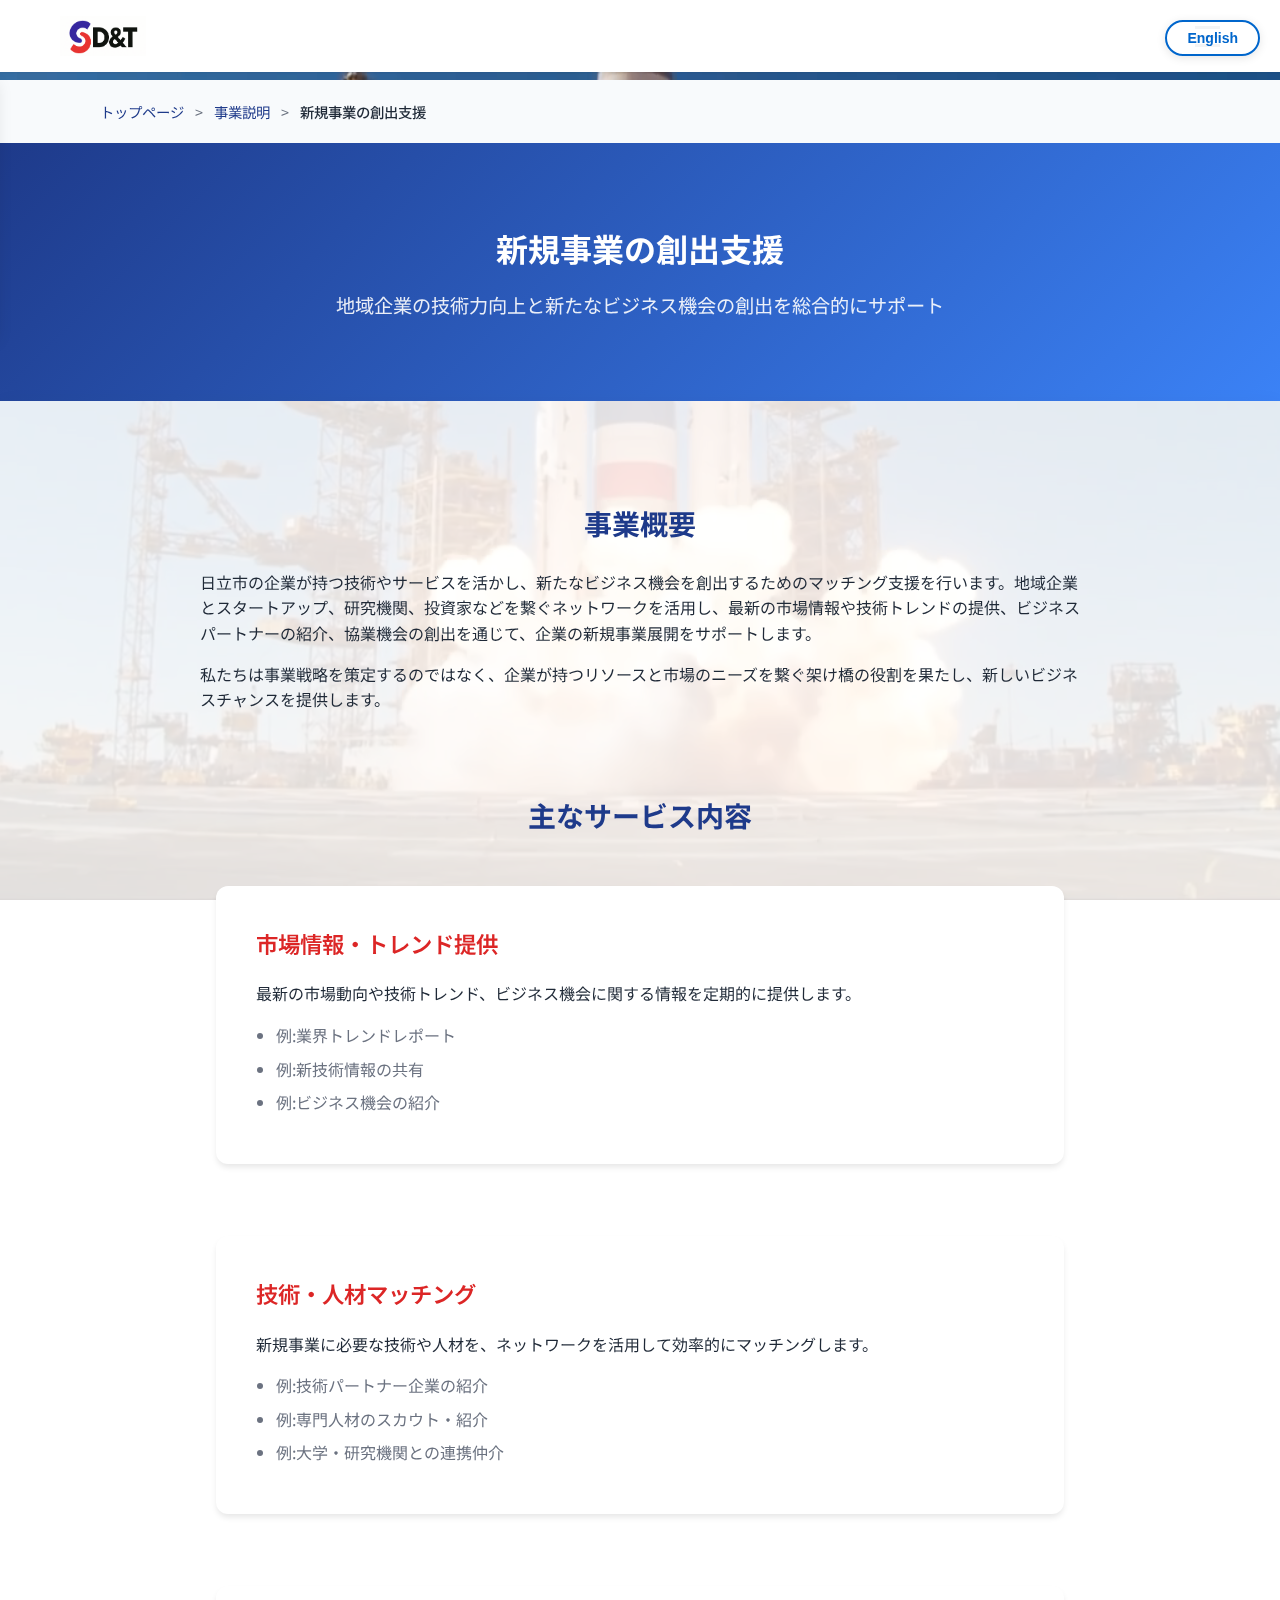
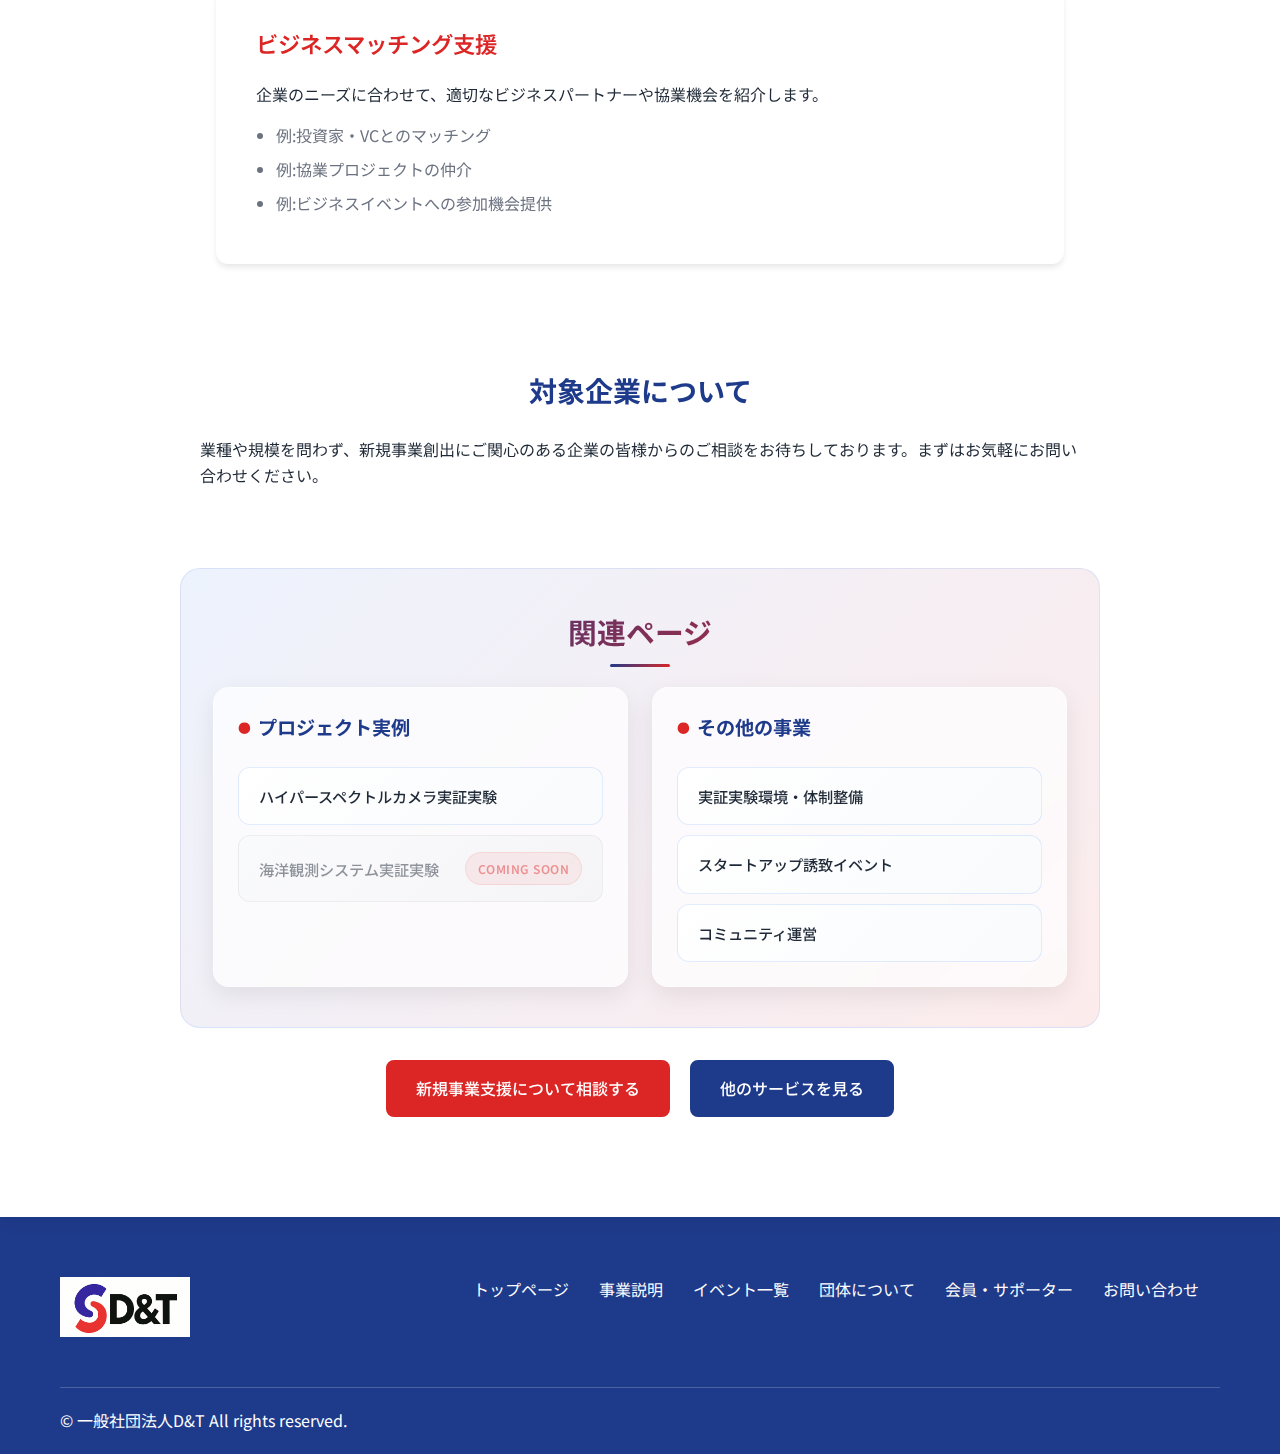
<file: business-development-detail.html>
<!DOCTYPE html>
<html lang="ja">
<head>
    <meta charset="UTF-8">
    <meta name="viewport" content="width=device-width, initial-scale=1.0">
    <title>新規事業の創出支援 - 一般社団法人D&T</title>
    <link rel="stylesheet" href="styles.css">
    <link href="https://fonts.googleapis.com/css2?family=Noto+Sans+JP:wght@300;400;500;700&display=swap" rel="stylesheet">
    <style>
        .lang-switch {
            position: fixed;
            top: 20px;
            right: 20px;
            z-index: 1001;
            background: rgba(255, 255, 255, 0.95);
            border: 2px solid #0066cc;
            border-radius: 25px;
            padding: 8px 20px;
            cursor: pointer;
            font-weight: 600;
            font-size: 14px;
            color: #0066cc;
            transition: all 0.3s ease;
            box-shadow: 0 2px 10px rgba(0, 0, 0, 0.1);
        }

        .lang-switch:hover {
            background: #0066cc;
            color: white;
            transform: translateY(-2px);
            box-shadow: 0 4px 15px rgba(0, 102, 204, 0.3);
        }

        .lang-ja, .lang-en {
            transition: opacity 0.3s ease;
        }

        html[lang="en"] .lang-ja {
            display: none;
        }

        html[lang="ja"] .lang-en {
            display: none;
        }

        /* モバイル対応 - ハンバーガーメニューと重ならないように */
        @media (max-width: 768px) {
            .lang-switch {
                top: 20px;
                left: 20px;
                right: auto;
            }
        }
    </style>
</head>
<body>
    <!-- 言語切り替えボタン -->
    <button class="lang-switch" onclick="toggleLanguage()">
        <span class="lang-ja">English</span>
        <span class="lang-en">日本語</span>
    </button>

    <header>
        <nav class="navbar">
            <div class="nav-container">
                <div class="nav-logo">
                    <img src="images/logo.png" alt="一般社団法人D&T" class="logo-img">
                </div>
                <ul class="nav-menu">
                    <li><a href="index.html#home"><span class="lang-ja">トップページ</span><span class="lang-en">Home</span></a></li>
                    <li><a href="index.html#business"><span class="lang-ja">事業説明</span><span class="lang-en">Business</span></a></li>
                    <li><a href="index.html#events"><span class="lang-ja">イベント一覧</span><span class="lang-en">Events</span></a></li>
                    <li><a href="index.html#about"><span class="lang-ja">団体について</span><span class="lang-en">About</span></a></li>
                    <li><a href="index.html#membership"><span class="lang-ja">会員・サポーター</span><span class="lang-en">Membership</span></a></li>
                    <li><a href="index.html#contact" class="nav-cta"><span class="lang-ja">お問い合わせ</span><span class="lang-en">Contact</span></a></li>
                </ul>
                <div class="hamburger">
                    <span></span>
                    <span></span>
                    <span></span>
                </div>
            </div>
        </nav>
    </header>

    <main>
        <!-- 背景動画 -->
        <div class="background-video-container">
            <video class="background-video" autoplay muted loop playsinline preload="metadata">
                <source src="images/background-video.mp4" type="video/mp4">
                <!-- フォールバック用静止画 -->
                <img src="images/supporter.jpg" alt="Background" class="fallback-image">
            </video>
            <div class="video-overlay"></div>
        </div>
        
        <section class="breadcrumb">
            <div class="container">
                <nav class="breadcrumb-nav">
                    <a href="index.html"><span class="lang-ja">トップページ</span><span class="lang-en">Home</span></a>
                    <span class="separator">></span>
                    <a href="index.html#business"><span class="lang-ja">事業説明</span><span class="lang-en">Business</span></a>
                    <span class="separator">></span>
                    <span class="current"><span class="lang-ja">新規事業の創出支援</span><span class="lang-en">New Business Development</span></span>
                </nav>
            </div>
        </section>

        <section class="detail-hero">
            <div class="container">
                <h1 class="detail-title">
                    <span class="lang-ja">新規事業の創出支援</span>
                    <span class="lang-en">New Business Development</span>
                </h1>
                <p class="detail-subtitle">
                    <span class="lang-ja">地域企業の技術力向上と新たなビジネス機会の創出を総合的にサポート</span>
                    <span class="lang-en">Comprehensive support for local businesses to enhance capabilities and create new opportunities</span>
                </p>
            </div>
        </section>

        <section class="detail-content">
            <div class="container">
                <div class="content-section">
                    <h2><span class="lang-ja">事業概要</span><span class="lang-en">Overview</span></h2>
                    <div class="accordion-section">
                        <p class="overview-short">
                            <span class="lang-ja">日立市の企業が持つ技術やサービスを活かし、新たなビジネス機会を創出するためのマッチング支援を行います。地域企業とスタートアップ、研究機関、投資家などを繋ぐネットワークを活用し、最新の市場情報や技術トレンドの提供、ビジネスパートナーの紹介、協業機会の創出を通じて、企業の新規事業展開をサポートします。</span>
                            <span class="lang-en">We support matching services to create new business opportunities leveraging Hitachi City companies' technologies and services. Using our network connecting local businesses, startups, research institutions, and investors, we support new business development through market insights, technology trends, partner introductions, and collaboration opportunities.</span>
                        </p>
                        <button class="read-more-btn" onclick="toggleAccordion(this)">
                            ▼
                        </button>
                        <p class="overview-full" style="display: none;">
                            <span class="lang-ja">私たちは事業戦略を策定するのではなく、企業が持つリソースと市場のニーズを繋ぐ架け橋の役割を果たし、新しいビジネスチャンスを提供します。</span>
                            <span class="lang-en">We bridge company resources with market needs, providing new business chances rather than creating strategies.</span>
                        </p>
                    </div>
                </div>

                <div class="content-section">
                    <h2><span class="lang-ja">主なサービス内容</span><span class="lang-en">Main Services</span></h2>
                    <div class="services-detail">
                        <div class="service-detail-item">
                            <h3><span class="lang-ja">市場情報・トレンド提供</span><span class="lang-en">Market Intelligence & Trends</span></h3>
                            <p class="lang-ja">最新の市場動向や技術トレンド、ビジネス機会に関する情報を定期的に提供します。</p>
                            <p class="lang-en">We regularly provide information on market trends, technology developments, and business opportunities.</p>
                            <ul>
                                <li><span class="lang-ja">例:業界トレンドレポート</span><span class="lang-en">e.g., Industry trend reports</span></li>
                                <li><span class="lang-ja">例:新技術情報の共有</span><span class="lang-en">e.g., New technology insights</span></li>
                                <li><span class="lang-ja">例:ビジネス機会の紹介</span><span class="lang-en">e.g., Business opportunity introductions</span></li>
                            </ul>
                        </div>

                        <div class="service-detail-item">
                            <h3><span class="lang-ja">技術・人材マッチング</span><span class="lang-en">Technology & Talent Matching</span></h3>
                            <p class="lang-ja">新規事業に必要な技術や人材を、ネットワークを活用して効率的にマッチングします。</p>
                            <p class="lang-en">We efficiently match required technologies and talent for new businesses through our network.</p>
                            <ul>
                                <li><span class="lang-ja">例:技術パートナー企業の紹介</span><span class="lang-en">e.g., Technology partner introductions</span></li>
                                <li><span class="lang-ja">例:専門人材のスカウト・紹介</span><span class="lang-en">e.g., Expert talent recruitment</span></li>
                                <li><span class="lang-ja">例:大学・研究機関との連携仲介</span><span class="lang-en">e.g., University & research liaison</span></li>
                            </ul>
                        </div>

                        <div class="service-detail-item">
                            <h3><span class="lang-ja">ビジネスマッチング支援</span><span class="lang-en">Business Matching Support</span></h3>
                            <p class="lang-ja">企業のニーズに合わせて、適切なビジネスパートナーや協業機会を紹介します。</p>
                            <p class="lang-en">We introduce appropriate business partners and collaboration opportunities tailored to company needs.</p>
                            <ul>
                                <li><span class="lang-ja">例:投資家・VCとのマッチング</span><span class="lang-en">e.g., Investor & VC matching</span></li>
                                <li><span class="lang-ja">例:協業プロジェクトの仲介</span><span class="lang-en">e.g., Collaboration project mediation</span></li>
                                <li><span class="lang-ja">例:ビジネスイベントへの参加機会提供</span><span class="lang-en">e.g., Business event participation</span></li>
                            </ul>
                        </div>
                    </div>
                </div>


                <div class="content-section">
                    <h2><span class="lang-ja">対象企業について</span><span class="lang-en">Target Companies</span></h2>
                    <p class="lang-ja">業種や規模を問わず、新規事業創出にご関心のある企業の皆様からのご相談をお待ちしております。まずはお気軽にお問い合わせください。</p>
                    <p class="lang-en">We welcome inquiries from companies interested in new business development, regardless of industry or size. Please feel free to contact us.</p>
                </div>

                <div class="related-navigation">
                    <h3><span class="lang-ja">関連ページ</span><span class="lang-en">Related Pages</span></h3>
                    <div class="related-links">
                        <div class="related-section">
                            <h4><span class="lang-ja">プロジェクト実例</span><span class="lang-en">Project Examples</span></h4>
                            <div class="related-items">
                                <a href="project-hyperspectral.html" class="related-link"><span class="lang-ja">ハイパースペクトルカメラ実証実験</span><span class="lang-en">Hyperspectral Camera PoC</span></a>
                                <a href="project-ocean-observation.html" class="related-link disabled">
                                    <span class="link-title"><span class="lang-ja">海洋観測システム実証実験</span><span class="lang-en">Ocean Observation System PoC</span></span>
                                    <span class="link-status">Coming Soon</span>
                                </a>
                            </div>
                        </div>
                        <div class="related-section">
                            <h4><span class="lang-ja">その他の事業</span><span class="lang-en">Other Services</span></h4>
                            <div class="related-items">
                                <a href="environment-detail.html" class="related-link"><span class="lang-ja">実証実験環境・体制整備</span><span class="lang-en">PoC Environment & Infrastructure</span></a>
                                <a href="event-detail.html" class="related-link"><span class="lang-ja">スタートアップ誘致イベント</span><span class="lang-en">Startup Attraction Events</span></a>
                                <a href="community-detail.html" class="related-link"><span class="lang-ja">コミュニティ運営</span><span class="lang-en">Community Management</span></a>
                            </div>
                        </div>
                    </div>
                </div>

                <div class="contact-buttons">
                    <a href="https://forms.gle/ndo8gJfLiSaXxQmV7" class="btn btn-primary" target="_blank" rel="noopener noreferrer"><span class="lang-ja">新規事業支援について相談する</span><span class="lang-en">Inquire About Business Development</span></a>
                    <a href="index.html#business" class="btn btn-secondary"><span class="lang-ja">他のサービスを見る</span><span class="lang-en">View Other Services</span></a>
                </div>
            </div>
        </section>
    </main>

    <footer>
        <div class="footer-container">
            <div class="footer-content">
                <div class="footer-logo">
                    <img src="images/logo.png" alt="一般社団法人D&T" class="footer-logo-img">
                </div>
                <nav class="footer-nav">
                    <a href="index.html#home"><span class="lang-ja">トップページ</span><span class="lang-en">Home</span></a>
                    <a href="index.html#business"><span class="lang-ja">事業説明</span><span class="lang-en">Business</span></a>
                    <a href="index.html#events"><span class="lang-ja">イベント一覧</span><span class="lang-en">Events</span></a>
                    <a href="index.html#about"><span class="lang-ja">団体について</span><span class="lang-en">About</span></a>
                    <a href="index.html#membership"><span class="lang-ja">会員・サポーター</span><span class="lang-en">Membership</span></a>
                    <a href="index.html#contact"><span class="lang-ja">お問い合わせ</span><span class="lang-en">Contact</span></a>
                </nav>
            </div>
            <div class="footer-bottom">
                <p>&copy; <span class="lang-ja">一般社団法人D&T</span><span class="lang-en">D&T Association</span> All rights reserved.</p>
            </div>
        </div>
    </footer>

    <script>
        // ハンバーガーメニューの動作
        const hamburger = document.querySelector('.hamburger');
        const navMenu = document.querySelector('.nav-menu');

        hamburger.addEventListener('click', () => {
            hamburger.classList.toggle('active');
            navMenu.classList.toggle('active');
        });

        // 言語切り替え機能
        function toggleLanguage() {
            const html = document.documentElement;
            const currentLang = html.getAttribute('lang');
            const newLang = currentLang === 'ja' ? 'en' : 'ja';
            html.setAttribute('lang', newLang);

            // 言語設定をlocalStorageに保存
            localStorage.setItem('preferredLanguage', newLang);
        }

        // ページ読み込み時に保存された言語設定を適用
        document.addEventListener('DOMContentLoaded', () => {
            const savedLang = localStorage.getItem('preferredLanguage');
            if (savedLang) {
                document.documentElement.setAttribute('lang', savedLang);
            }
        });

        // アコーディオン機能
        function toggleAccordion(button) {
            const accordionSection = button.closest('.accordion-section');
            const fullContent = accordionSection.querySelector('.overview-full, .message-full, .description-full, .member-description');
            const isExpanded = fullContent.style.display === 'block';

            if (isExpanded) {
                fullContent.style.display = 'none';
                button.innerHTML = '▼';
            } else {
                fullContent.style.display = 'block';
                button.innerHTML = '▲';
            }
        }

        // 背景画像のカーソル連動動作
        document.addEventListener('mousemove', function(e) {
            const main = document.querySelector('main');
            if (main) {
                const x = (e.clientX / window.innerWidth) * 100;
                const y = (e.clientY / window.innerHeight) * 100;

                const offsetX = (x - 50) * 0.1;
                const offsetY = (y - 50) * 0.1;

                main.style.backgroundPosition = `${50 + offsetX}% ${50 + offsetY}%`;
            }
        });
    </script>
</body>
</html>
</file>
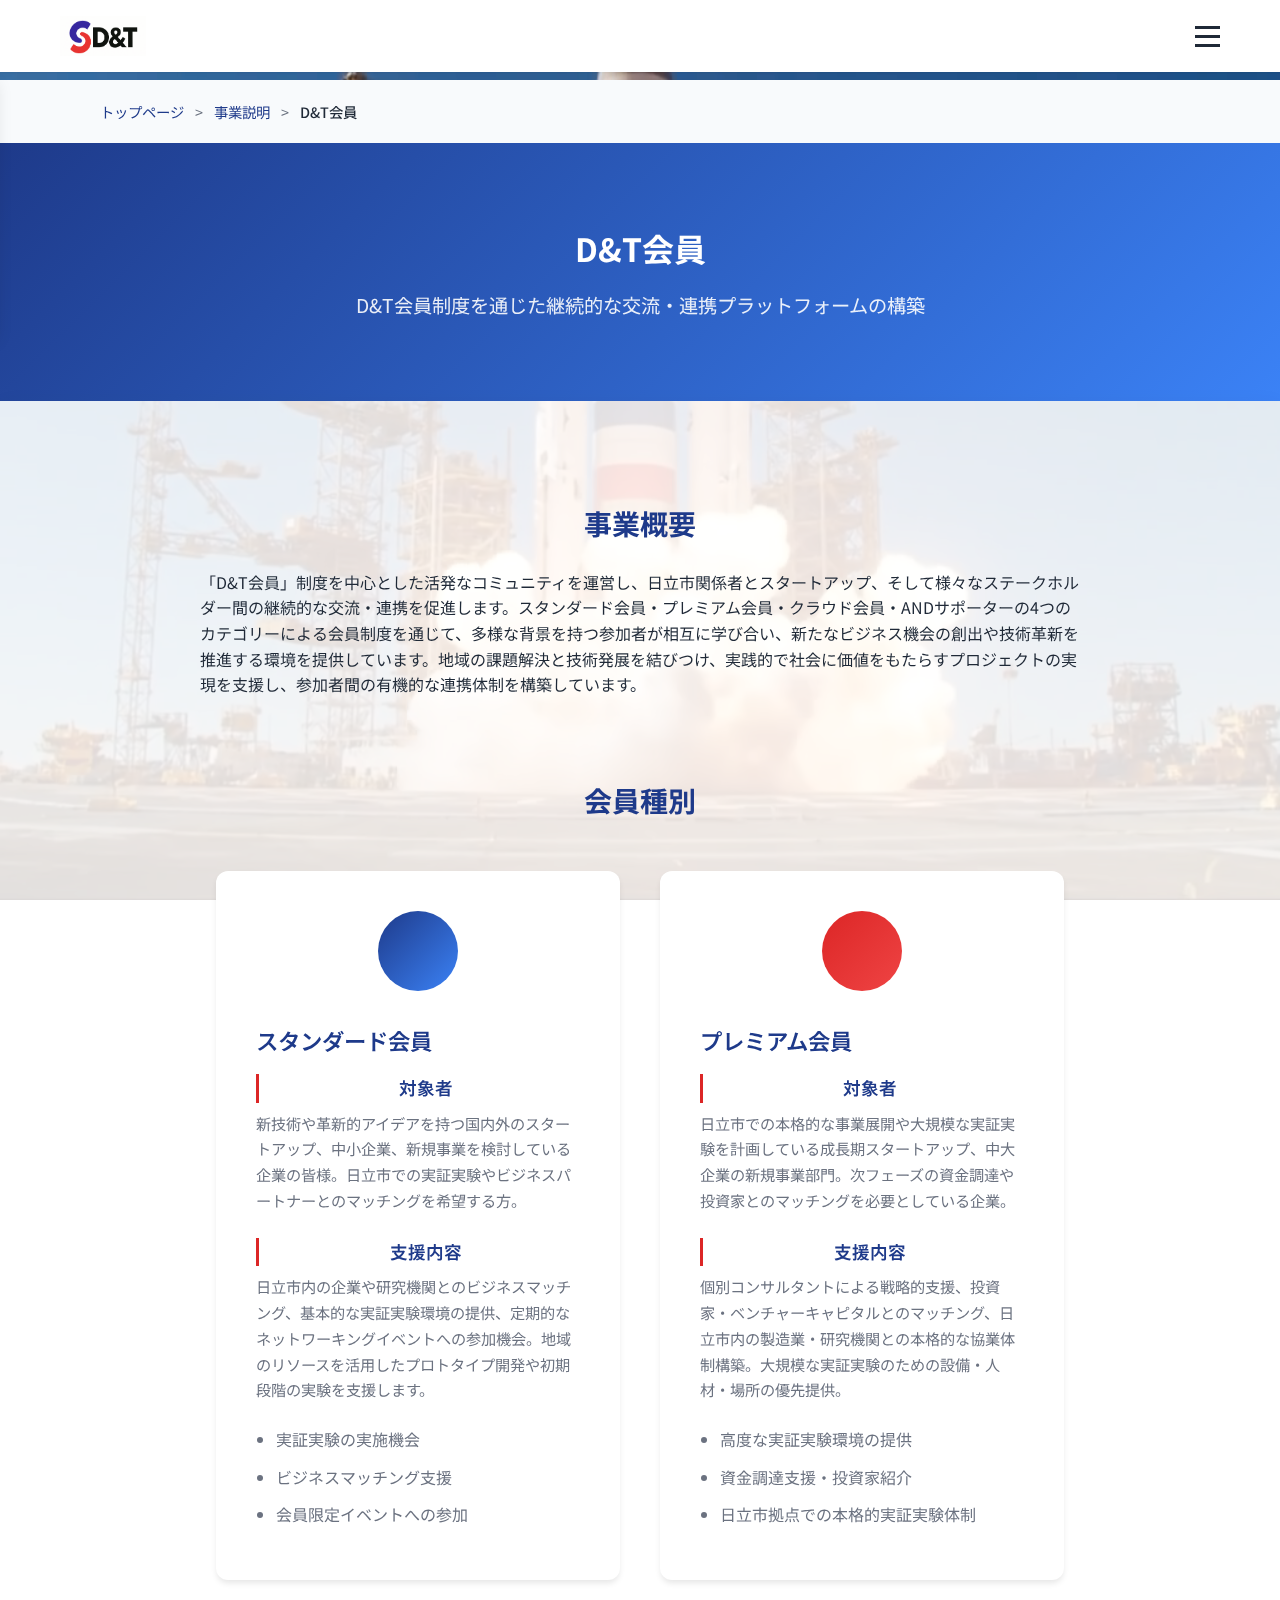
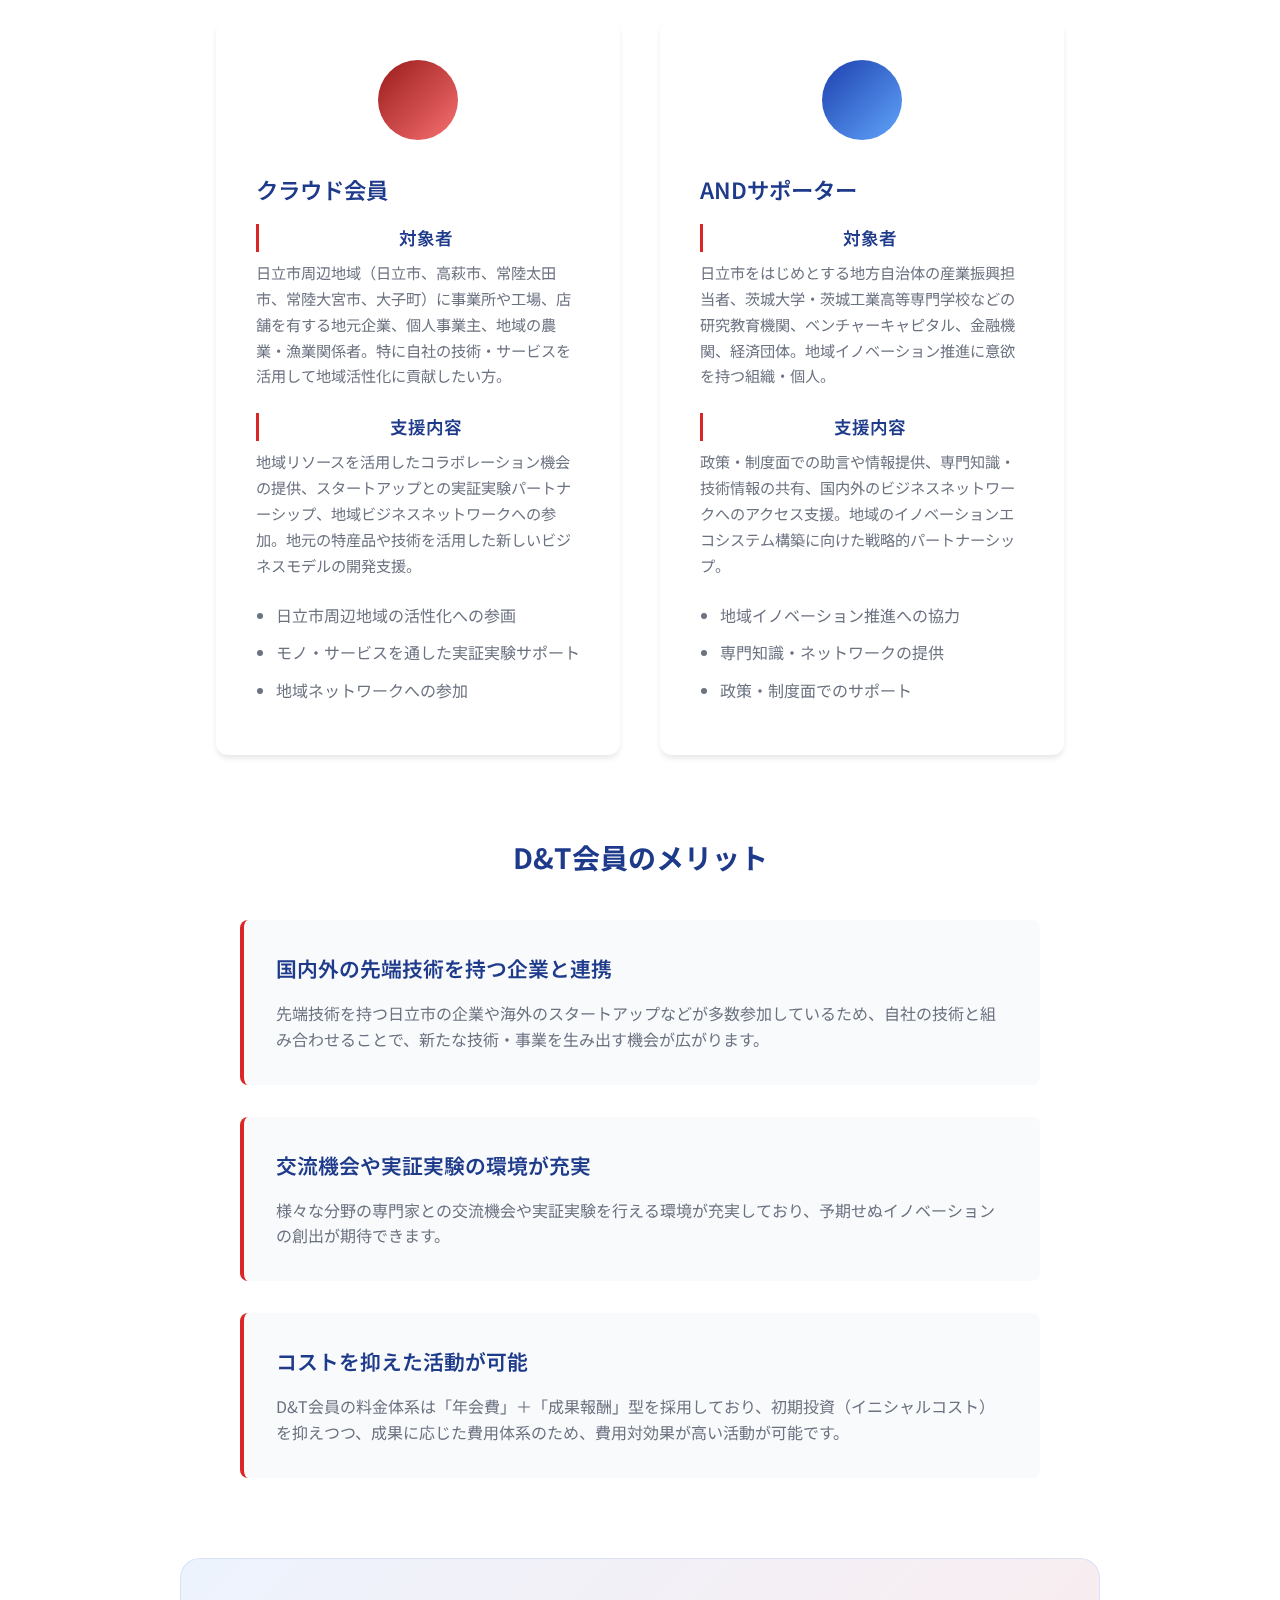
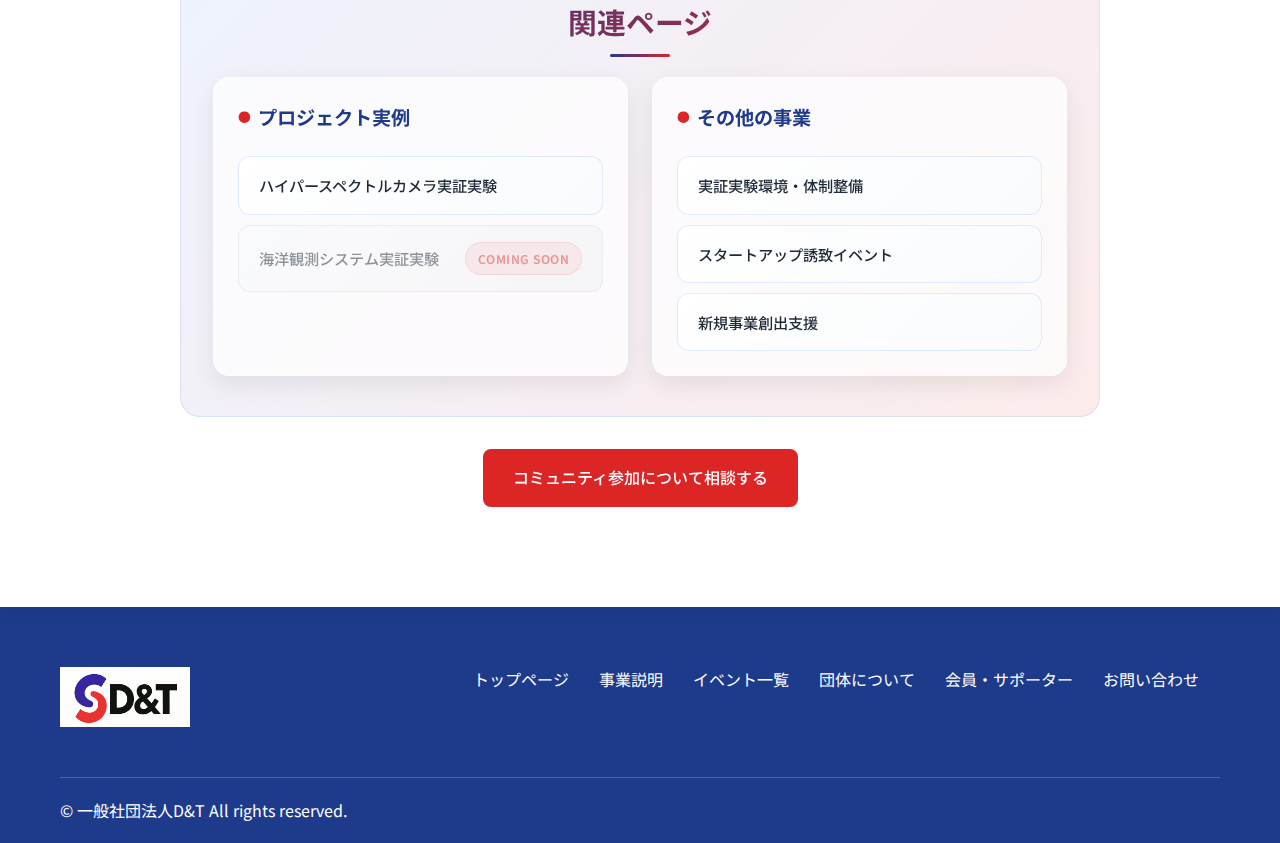
<file: community-detail.html>
<!DOCTYPE html>
<html lang="ja">
<head>
    <meta charset="UTF-8">
    <meta name="viewport" content="width=device-width, initial-scale=1.0">
    <title>D&T会員 - 一般社団法人D&T</title>
    <link rel="stylesheet" href="styles.css">
    <link href="https://fonts.googleapis.com/css2?family=Noto+Sans+JP:wght@300;400;500;700&display=swap" rel="stylesheet">
</head>
<body>
    <header>
        <nav class="navbar">
            <div class="nav-container">
                <div class="nav-logo">
                    <img src="images/logo.png" alt="一般社団法人D&T" class="logo-img">
                </div>
                <ul class="nav-menu">
                    <li><a href="index.html#home">トップページ</a></li>
                    <li><a href="index.html#business">事業説明</a></li>
                    <li><a href="index.html#events">イベント一覧</a></li>
                    <li><a href="index.html#about">団体について</a></li>
                    <li><a href="index.html#membership">会員・サポーター</a></li>
                    <li><a href="index.html#contact" class="nav-cta">お問い合わせ</a></li>
                </ul>
                <div class="hamburger">
                    <span></span>
                    <span></span>
                    <span></span>
                </div>
            </div>
        </nav>
    </header>

    <main>
        <!-- 背景動画 -->
        <div class="background-video-container">
            <video class="background-video" autoplay muted loop playsinline preload="metadata">
                <source src="images/background-video.mp4" type="video/mp4">
                <!-- フォールバック用静止画 -->
                <img src="images/supporter.jpg" alt="Background" class="fallback-image">
            </video>
            <div class="video-overlay"></div>
        </div>
        
        <section class="breadcrumb">
            <div class="container">
                <nav class="breadcrumb-nav">
                    <a href="index.html">トップページ</a>
                    <span class="separator">></span>
                    <a href="index.html#business">事業説明</a>
                    <span class="separator">></span>
                    <span class="current">D&T会員</span>
                </nav>
            </div>
        </section>

        <section class="detail-hero">
            <div class="container">
                <h1 class="detail-title">D&T会員</h1>
                <p class="detail-subtitle">D&T会員制度を通じた継続的な交流・連携プラットフォームの構築</p>
            </div>
        </section>

        <section class="detail-content">
            <div class="container">
                <div class="content-section">
                    <h2>事業概要</h2>
                    <p>「D&T会員」制度を中心とした活発なコミュニティを運営し、日立市関係者とスタートアップ、そして様々なステークホルダー間の継続的な交流・連携を促進します。スタンダード会員・プレミアム会員・クラウド会員・ANDサポーターの4つのカテゴリーによる会員制度を通じて、多様な背景を持つ参加者が相互に学び合い、新たなビジネス機会の創出や技術革新を推進する環境を提供しています。地域の課題解決と技術発展を結びつけ、実践的で社会に価値をもたらすプロジェクトの実現を支援し、参加者間の有機的な連携体制を構築しています。</p>
                </div>

                <div class="content-section">
                    <h2>会員種別</h2>
                    <div class="member-types-grid">
                        <div class="member-type-card">
                            <div class="member-icon"></div>
                            <h3>スタンダード会員</h3>
                            <div class="member-description">
                                <h4>対象者</h4>
                                <p>新技術や革新的アイデアを持つ国内外のスタートアップ、中小企業、新規事業を検討している企業の皆様。日立市での実証実験やビジネスパートナーとのマッチングを希望する方。</p>
                                <h4>支援内容</h4>
                                <p>日立市内の企業や研究機関とのビジネスマッチング、基本的な実証実験環境の提供、定期的なネットワーキングイベントへの参加機会。地域のリソースを活用したプロトタイプ開発や初期段階の実験を支援します。</p>
                            </div>
                            <ul>
                                <li>実証実験の実施機会</li>
                                <li>ビジネスマッチング支援</li>
                                <li>会員限定イベントへの参加</li>
                            </ul>
                        </div>

                        <div class="member-type-card">
                            <div class="member-icon"></div>
                            <h3>プレミアム会員</h3>
                            <div class="member-description">
                                <h4>対象者</h4>
                                <p>日立市での本格的な事業展開や大規模な実証実験を計画している成長期スタートアップ、中大企業の新規事業部門。次フェーズの資金調達や投資家とのマッチングを必要としている企業。</p>
                                <h4>支援内容</h4>
                                <p>個別コンサルタントによる戦略的支援、投資家・ベンチャーキャピタルとのマッチング、日立市内の製造業・研究機関との本格的な協業体制構築。大規模な実証実験のための設備・人材・場所の優先提供。</p>
                            </div>
                            <ul>
                                <li>高度な実証実験環境の提供</li>
                                <li>資金調達支援・投資家紹介</li>
                                <li>日立市拠点での本格的実証実験体制</li>
                            </ul>
                        </div>

                        <div class="member-type-card">
                            <div class="member-icon"></div>
                            <h3>クラウド会員</h3>
                            <div class="member-description">
                                <h4>対象者</h4>
                                <p>日立市周辺地域（日立市、高萩市、常陸太田市、常陸大宮市、大子町）に事業所や工場、店舗を有する地元企業、個人事業主、地域の農業・漁業関係者。特に自社の技術・サービスを活用して地域活性化に貢献したい方。</p>
                                <h4>支援内容</h4>
                                <p>地域リソースを活用したコラボレーション機会の提供、スタートアップとの実証実験パートナーシップ、地域ビジネスネットワークへの参加。地元の特産品や技術を活用した新しいビジネスモデルの開発支援。</p>
                            </div>
                            <ul>
                                <li>日立市周辺地域の活性化への参画</li>
                                <li>モノ・サービスを通した実証実験サポート</li>
                                <li>地域ネットワークへの参加</li>
                            </ul>
                        </div>

                        <div class="member-type-card">
                            <div class="member-icon"></div>
                            <h3>ANDサポーター</h3>
                            <div class="member-description">
                                <h4>対象者</h4>
                                <p>日立市をはじめとする地方自治体の産業振興担当者、茨城大学・茨城工業高等専門学校などの研究教育機関、ベンチャーキャピタル、金融機関、経済団体。地域イノベーション推進に意欲を持つ組織・個人。</p>
                                <h4>支援内容</h4>
                                <p>政策・制度面での助言や情報提供、専門知識・技術情報の共有、国内外のビジネスネットワークへのアクセス支援。地域のイノベーションエコシステム構築に向けた戦略的パートナーシップ。</p>
                            </div>
                            <ul>
                                <li>地域イノベーション推進への協力</li>
                                <li>専門知識・ネットワークの提供</li>
                                <li>政策・制度面でのサポート</li>
                            </ul>
                        </div>
                    </div>
                </div>

                <div class="content-section">
                    <h2>D&T会員のメリット</h2>
                    <div class="target-areas">
                        <div class="area-item">
                            <h3>国内外の先端技術を持つ企業と連携</h3>
                            <p>先端技術を持つ日立市の企業や海外のスタートアップなどが多数参加しているため、自社の技術と組み合わせることで、新たな技術・事業を生み出す機会が広がります。</p>
                        </div>
                        <div class="area-item">
                            <h3>交流機会や実証実験の環境が充実</h3>
                            <p>様々な分野の専門家との交流機会や実証実験を行える環境が充実しており、予期せぬイノベーションの創出が期待できます。</p>
                        </div>
                        <div class="area-item">
                            <h3>コストを抑えた活動が可能</h3>
                            <p>D&T会員の料金体系は「年会費」＋「成果報酬」型を採用しており、初期投資（イニシャルコスト）を抑えつつ、成果に応じた費用体系のため、費用対効果が高い活動が可能です。</p>
                        </div>
                    </div>
                </div>

                <div class="related-navigation">
                    <h3>関連ページ</h3>
                    <div class="related-links">
                        <div class="related-section">
                            <h4>プロジェクト実例</h4>
                            <div class="related-items">
                                <a href="project-hyperspectral.html" class="related-link">ハイパースペクトルカメラ実証実験</a>
                                <a href="project-ocean-observation.html" class="related-link disabled">
                                    <span class="link-title">海洋観測システム実証実験</span>
                                    <span class="link-status">Coming Soon</span>
                                </a>
                            </div>
                        </div>
                        <div class="related-section">
                            <h4>その他の事業</h4>
                            <div class="related-items">
                                <a href="environment-detail.html" class="related-link">実証実験環境・体制整備</a>
                                <a href="event-detail.html" class="related-link">スタートアップ誘致イベント</a>
                                <a href="business-development-detail.html" class="related-link">新規事業創出支援</a>
                            </div>
                        </div>
                    </div>
                </div>

                <div class="contact-buttons">
                    <a href="https://forms.gle/ndo8gJfLiSaXxQmV7" class="btn btn-primary" target="_blank" rel="noopener noreferrer">コミュニティ参加について相談する</a>
                </div>
            </div>
        </section>
    </main>

    <footer>
        <div class="footer-container">
            <div class="footer-content">
                <div class="footer-logo">
                    <img src="images/logo.png" alt="一般社団法人D&T" class="footer-logo-img">
                </div>
                <nav class="footer-nav">
                    <a href="index.html#home">トップページ</a>
                    <a href="index.html#business">事業説明</a>
                    <a href="index.html#events">イベント一覧</a>
                    <a href="index.html#about">団体について</a>
                    <a href="index.html#membership">会員・サポーター</a>
                    <a href="index.html#contact">お問い合わせ</a>
                </nav>
            </div>
            <div class="footer-bottom">
                <p>&copy; 一般社団法人D&T All rights reserved.</p>
            </div>
        </div>
    </footer>

    <script>
        // ハンバーガーメニューの動作
        const hamburger = document.querySelector('.hamburger');
        const navMenu = document.querySelector('.nav-menu');

        hamburger.addEventListener('click', () => {
            hamburger.classList.toggle('active');
            navMenu.classList.toggle('active');
        });

        // 背景画像のカーソル連動動作
        document.addEventListener('mousemove', function(e) {
            const main = document.querySelector('main');
            if (main) {
                const x = (e.clientX / window.innerWidth) * 100;
                const y = (e.clientY / window.innerHeight) * 100;
                
                const offsetX = (x - 50) * 0.1;
                const offsetY = (y - 50) * 0.1;
                
                main.style.backgroundPosition = `${50 + offsetX}% ${50 + offsetY}%`;
            }
        });
    </script>
</body>
</html>
</file>
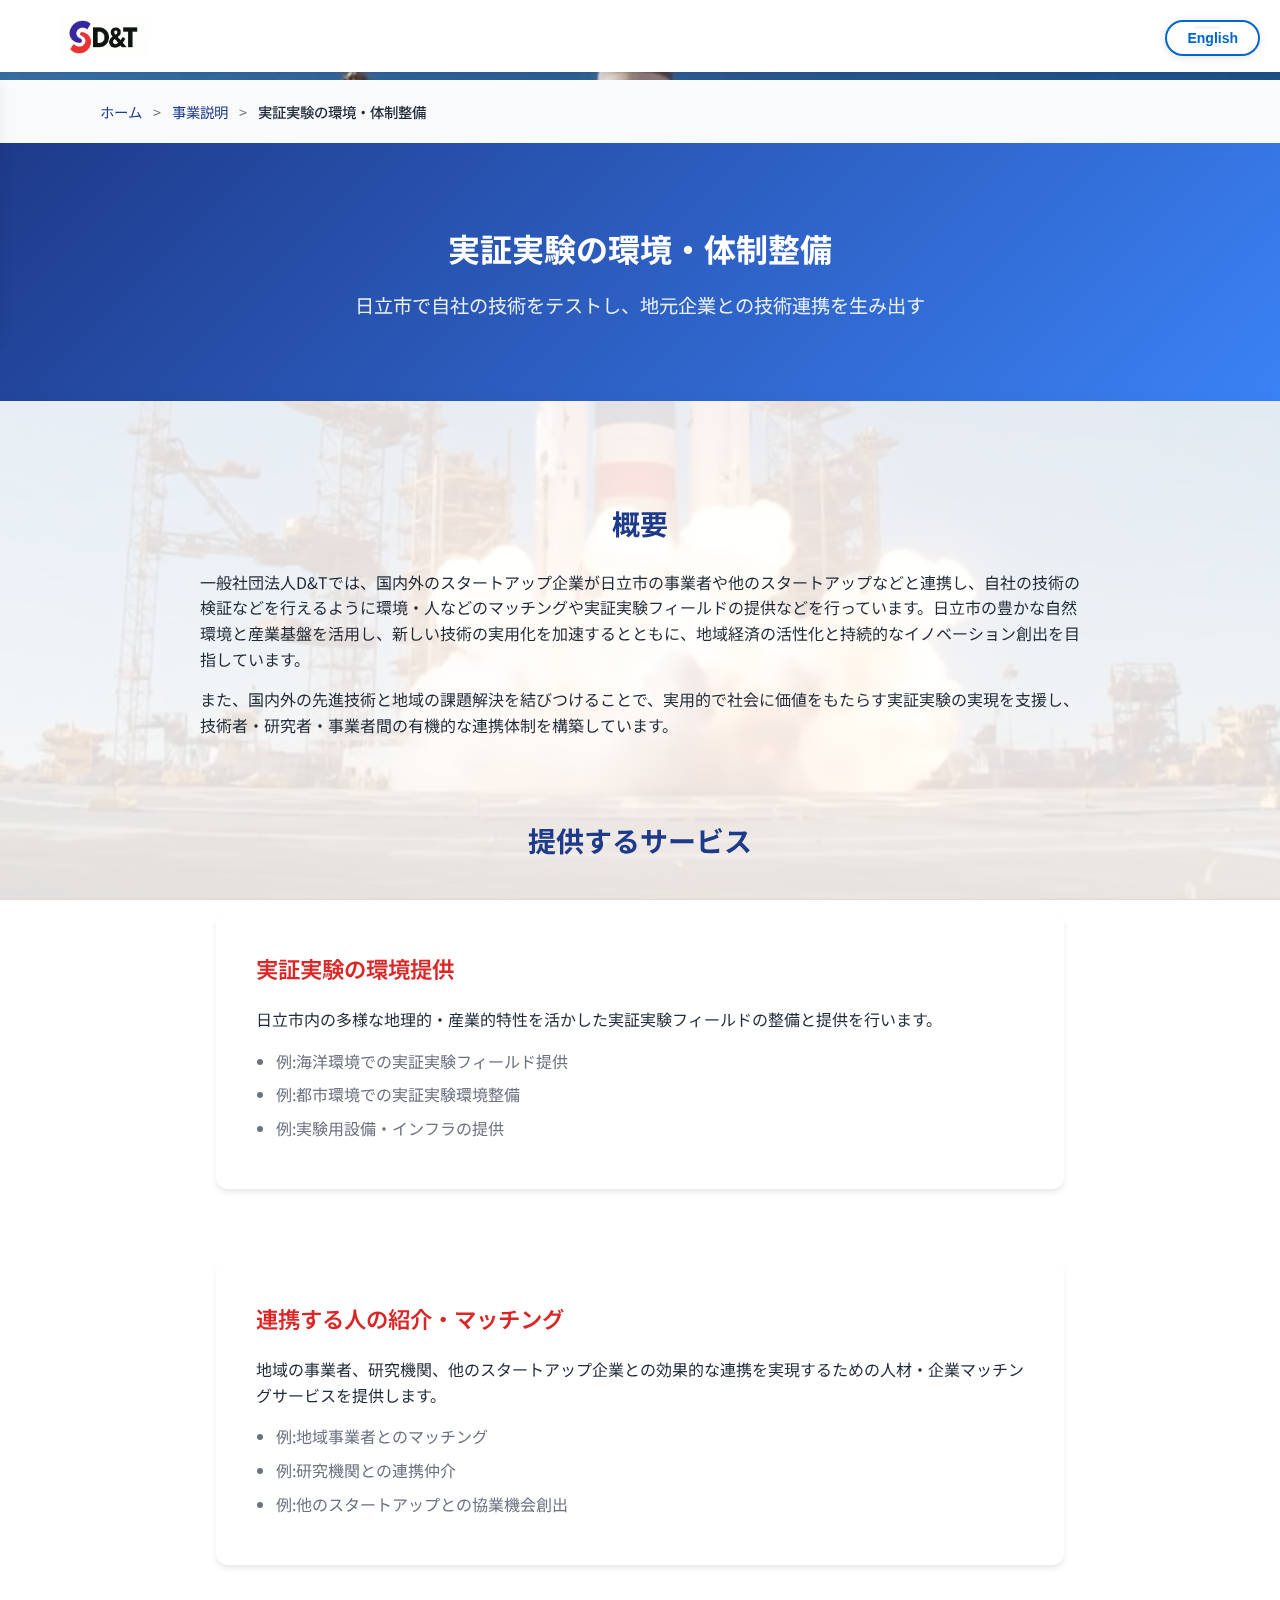
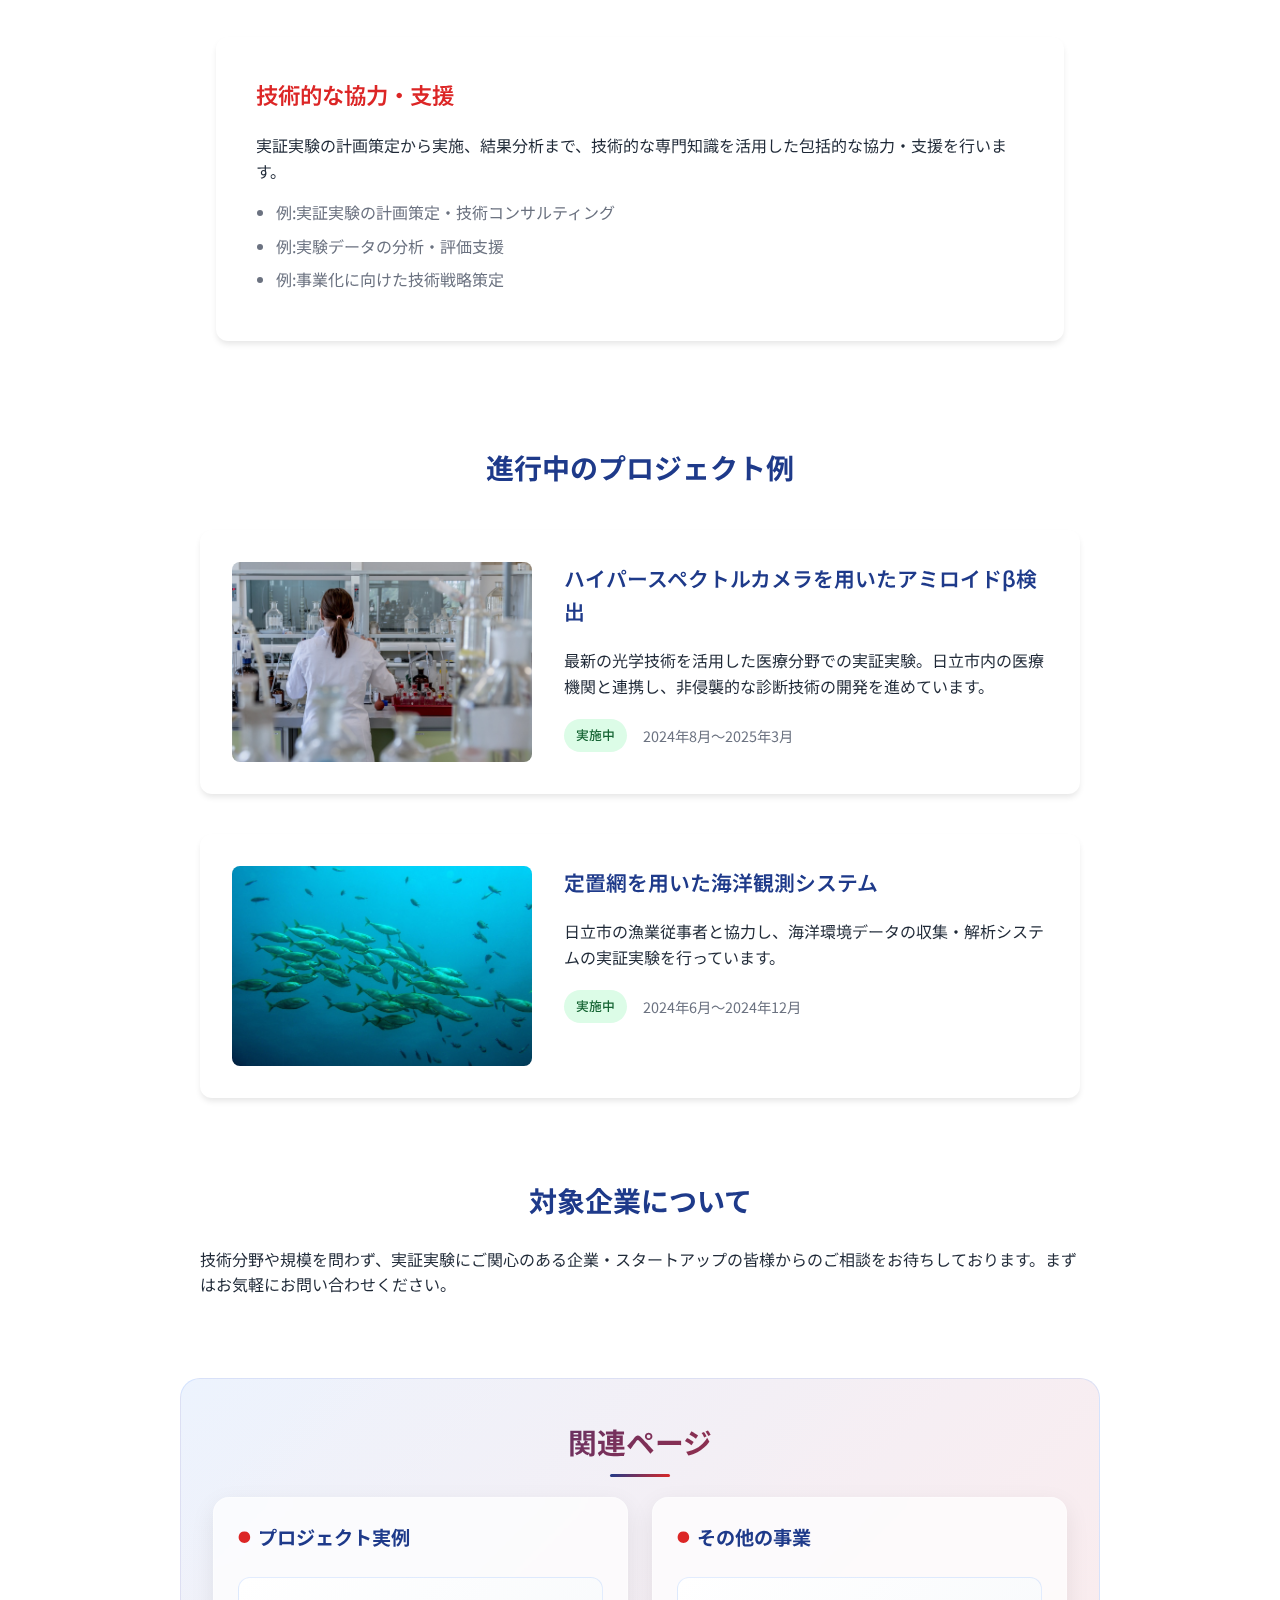
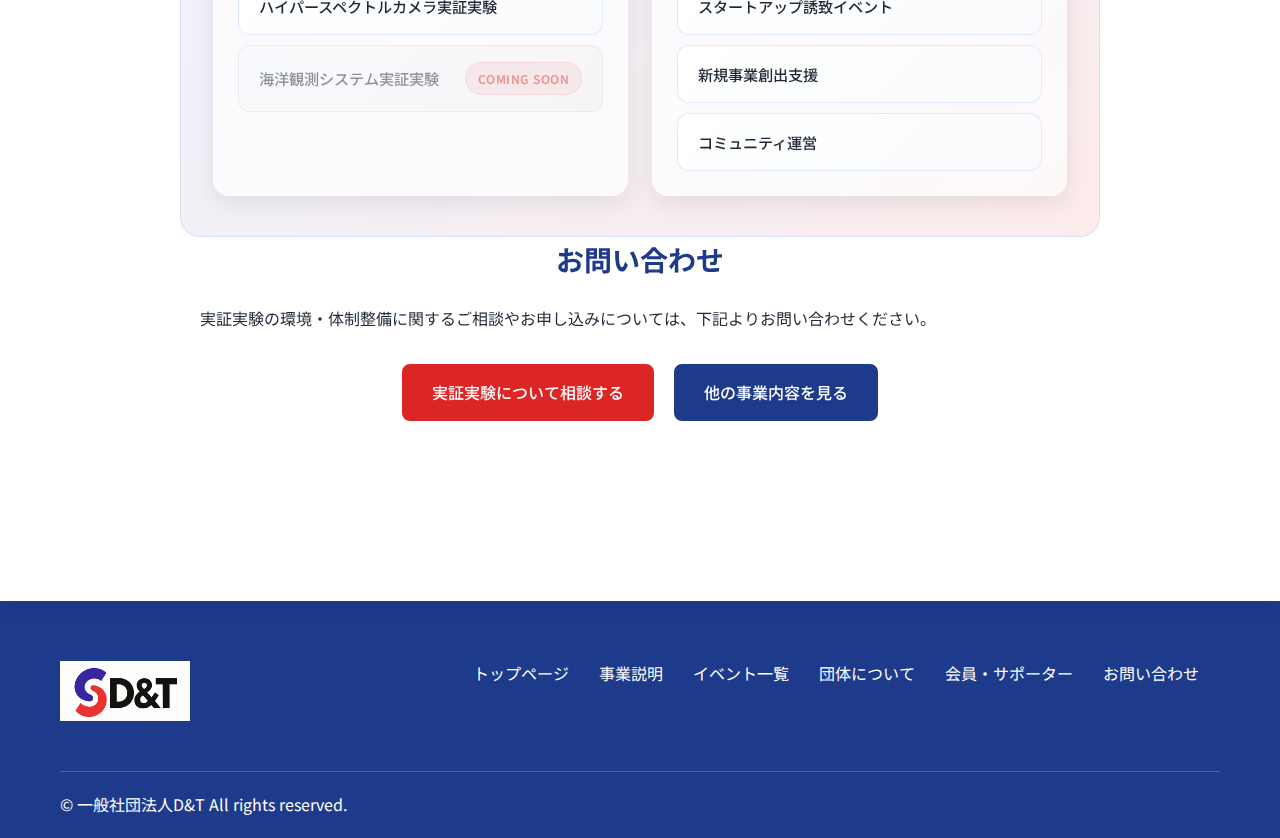
<file: environment-detail.html>
<!DOCTYPE html>
<html lang="ja">
<head>
    <meta charset="UTF-8">
    <meta name="viewport" content="width=device-width, initial-scale=1.0">
    <title>実証実験の環境・体制整備 - 一般社団法人D&T</title>
    <link rel="stylesheet" href="styles.css">
    <link href="https://fonts.googleapis.com/css2?family=Noto+Sans+JP:wght@300;400;500;700&display=swap" rel="stylesheet">
    <style>
        .lang-switch {
            position: fixed;
            top: 20px;
            right: 20px;
            z-index: 1001;
            background: rgba(255, 255, 255, 0.95);
            border: 2px solid #0066cc;
            border-radius: 25px;
            padding: 8px 20px;
            cursor: pointer;
            font-weight: 600;
            font-size: 14px;
            color: #0066cc;
            transition: all 0.3s ease;
            box-shadow: 0 2px 10px rgba(0, 0, 0, 0.1);
        }

        .lang-switch:hover {
            background: #0066cc;
            color: white;
            transform: translateY(-2px);
            box-shadow: 0 4px 15px rgba(0, 102, 204, 0.3);
        }

        .lang-ja, .lang-en {
            transition: opacity 0.3s ease;
        }

        html[lang="en"] .lang-ja {
            display: none;
        }

        html[lang="ja"] .lang-en {
            display: none;
        }

        /* モバイル対応 - ハンバーガーメニューと重ならないように */
        @media (max-width: 768px) {
            .lang-switch {
                top: 20px;
                left: 20px;
                right: auto;
            }
        }
    </style>
</head>
<body>
    <!-- 言語切り替えボタン -->
    <button class="lang-switch" onclick="toggleLanguage()">
        <span class="lang-ja">English</span>
        <span class="lang-en">日本語</span>
    </button>

    <header>
        <nav class="navbar">
            <div class="nav-container">
                <div class="nav-logo">
                    <img src="images/logo.png" alt="一般社団法人D&T" class="logo-img">
                </div>
                <ul class="nav-menu">
                    <li><a href="index.html#home"><span class="lang-ja">トップページ</span><span class="lang-en">Home</span></a></li>
                    <li><a href="index.html#business"><span class="lang-ja">事業説明</span><span class="lang-en">Business</span></a></li>
                    <li><a href="index.html#events"><span class="lang-ja">イベント一覧</span><span class="lang-en">Events</span></a></li>
                    <li><a href="index.html#about"><span class="lang-ja">団体について</span><span class="lang-en">About</span></a></li>
                    <li><a href="index.html#membership"><span class="lang-ja">会員・サポーター</span><span class="lang-en">Membership</span></a></li>
                    <li><a href="index.html#contact" class="nav-cta"><span class="lang-ja">お問い合わせ</span><span class="lang-en">Contact</span></a></li>
                </ul>
                <div class="hamburger">
                    <span></span>
                    <span></span>
                    <span></span>
                </div>
            </div>
        </nav>
    </header>

    <main>
        <!-- 背景動画 -->
        <div class="background-video-container">
            <video class="background-video" autoplay muted loop playsinline preload="metadata">
                <source src="images/background-video.mp4" type="video/mp4">
                <!-- フォールバック用静止画 -->
                <img src="images/supporter.jpg" alt="Background" class="fallback-image">
            </video>
            <div class="video-overlay"></div>
        </div>
        
        <!-- パンくずナビ -->
        <section class="breadcrumb">
            <div class="container">
                <nav class="breadcrumb-nav">
                    <a href="index.html"><span class="lang-ja">ホーム</span><span class="lang-en">Home</span></a>
                    <span class="separator">></span>
                    <a href="index.html#business"><span class="lang-ja">事業説明</span><span class="lang-en">Business</span></a>
                    <span class="separator">></span>
                    <span class="current"><span class="lang-ja">実証実験の環境・体制整備</span><span class="lang-en">PoC Environment & Infrastructure</span></span>
                </nav>
            </div>
        </section>

        <!-- ヒーローセクション -->
        <section class="detail-hero">
            <div class="container">
                <div class="detail-hero-content">
                    <h1 class="detail-title">
                        <span class="lang-ja">実証実験の環境・体制整備</span>
                        <span class="lang-en">PoC Environment & Infrastructure</span>
                    </h1>
                    <p class="detail-subtitle">
                        <span class="lang-ja">日立市で自社の技術をテストし、地元企業との技術連携を生み出す</span>
                        <span class="lang-en">Test your technology in Hitachi City and create partnerships with local businesses</span>
                    </p>
                </div>
            </div>
        </section>

        <!-- 詳細内容 -->
        <section class="detail-content">
            <div class="container">
                <div class="content-section">
                    <h2><span class="lang-ja">概要</span><span class="lang-en">Overview</span></h2>
                    <div class="accordion-section">
                        <p class="overview-short">
                            <span class="lang-ja">一般社団法人D&Tでは、国内外のスタートアップ企業が日立市の事業者や他のスタートアップなどと連携し、自社の技術の検証などを行えるように環境・人などのマッチングや実証実験フィールドの提供などを行っています。日立市の豊かな自然環境と産業基盤を活用し、新しい技術の実用化を加速するとともに、地域経済の活性化と持続的なイノベーション創出を目指しています。</span>
                            <span class="lang-en">D&T provides matching services and proof-of-concept fields to enable domestic and international startups to collaborate with Hitachi City businesses and verify their technologies. Leveraging the city's natural environment and industrial infrastructure, we accelerate technology commercialization, promote regional economic vitality, and foster sustainable innovation.</span>
                        </p>
                        <button class="read-more-btn" onclick="toggleAccordion(this)">
                            ▼
                        </button>
                        <p class="overview-full" style="display: none;">
                            <span class="lang-ja">また、国内外の先進技術と地域の課題解決を結びつけることで、実用的で社会に価値をもたらす実証実験の実現を支援し、技術者・研究者・事業者間の有機的な連携体制を構築しています。</span>
                            <span class="lang-en">By connecting advanced technologies with local challenges, we support practical PoC initiatives that deliver social value and build organic collaboration networks among engineers, researchers, and businesses.</span>
                        </p>
                    </div>
                </div>

                <div class="content-section">
                    <h2><span class="lang-ja">提供するサービス</span><span class="lang-en">Services</span></h2>
                    <div class="services-detail">
                        <div class="service-detail-item">
                            <h3><span class="lang-ja">実証実験の環境提供</span><span class="lang-en">PoC Environment Provision</span></h3>
                            <p class="lang-ja">日立市内の多様な地理的・産業的特性を活かした実証実験フィールドの整備と提供を行います。</p>
                            <p class="lang-en">We develop and provide PoC fields leveraging Hitachi City's diverse geographical and industrial characteristics.</p>
                            <ul>
                                <li><span class="lang-ja">例:海洋環境での実証実験フィールド提供</span><span class="lang-en">e.g., Marine environment PoC fields</span></li>
                                <li><span class="lang-ja">例:都市環境での実証実験環境整備</span><span class="lang-en">e.g., Urban environment PoC setup</span></li>
                                <li><span class="lang-ja">例:実験用設備・インフラの提供</span><span class="lang-en">e.g., Experimental facilities & infrastructure</span></li>
                            </ul>
                        </div>

                        <div class="service-detail-item">
                            <h3><span class="lang-ja">連携する人の紹介・マッチング</span><span class="lang-en">Partner Matching</span></h3>
                            <p class="lang-ja">地域の事業者、研究機関、他のスタートアップ企業との効果的な連携を実現するための人材・企業マッチングサービスを提供します。</p>
                            <p class="lang-en">We connect you with local businesses, research institutions, and startups for effective collaboration.</p>
                            <ul>
                                <li><span class="lang-ja">例:地域事業者とのマッチング</span><span class="lang-en">e.g., Local business matching</span></li>
                                <li><span class="lang-ja">例:研究機関との連携仲介</span><span class="lang-en">e.g., Research institution liaison</span></li>
                                <li><span class="lang-ja">例:他のスタートアップとの協業機会創出</span><span class="lang-en">e.g., Startup collaboration opportunities</span></li>
                            </ul>
                        </div>

                        <div class="service-detail-item">
                            <h3><span class="lang-ja">技術的な協力・支援</span><span class="lang-en">Technical Support</span></h3>
                            <p class="lang-ja">実証実験の計画策定から実施、結果分析まで、技術的な専門知識を活用した包括的な協力・支援を行います。</p>
                            <p class="lang-en">We provide comprehensive technical support from PoC planning to execution and analysis.</p>
                            <ul>
                                <li><span class="lang-ja">例:実証実験の計画策定・技術コンサルティング</span><span class="lang-en">e.g., PoC planning & technical consulting</span></li>
                                <li><span class="lang-ja">例:実験データの分析・評価支援</span><span class="lang-en">e.g., Data analysis & evaluation support</span></li>
                                <li><span class="lang-ja">例:事業化に向けた技術戦略策定</span><span class="lang-en">e.g., Commercialization strategy development</span></li>
                            </ul>
                        </div>
                    </div>
                </div>

                <div class="content-section">
                    <h2><span class="lang-ja">進行中のプロジェクト例</span><span class="lang-en">Ongoing Projects</span></h2>
                    <div class="project-examples">
                        <div class="project-example">
                            <div class="project-image">
                                <img src="images/project-1.jpg" alt="ハイパースペクトルカメラ">
                            </div>
                            <div class="project-details">
                                <h3><span class="lang-ja">ハイパースペクトルカメラを用いたアミロイドβ検出</span><span class="lang-en">Amyloid-β Detection Using Hyperspectral Camera</span></h3>
                                <p class="lang-ja">最新の光学技術を活用した医療分野での実証実験。日立市内の医療機関と連携し、非侵襲的な診断技術の開発を進めています。</p>
                                <p class="lang-en">PoC in healthcare using advanced optical technology. Collaborating with Hitachi City medical institutions to develop non-invasive diagnostic techniques.</p>
                                <div class="project-status">
                                    <span class="status-badge ongoing"><span class="lang-ja">実施中</span><span class="lang-en">Ongoing</span></span>
                                    <span class="project-timeline"><span class="lang-ja">2024年8月〜2025年3月</span><span class="lang-en">Aug 2024 - Mar 2025</span></span>
                                </div>
                            </div>
                        </div>

                        <div class="project-example">
                            <div class="project-image">
                                <img src="images/project-2.jpg" alt="海洋観測システム">
                            </div>
                            <div class="project-details">
                                <h3><span class="lang-ja">定置網を用いた海洋観測システム</span><span class="lang-en">Ocean Observation System Using Set Nets</span></h3>
                                <p class="lang-ja">日立市の漁業従事者と協力し、海洋環境データの収集・解析システムの実証実験を行っています。</p>
                                <p class="lang-en">Working with Hitachi City fishermen to conduct PoC for marine environmental data collection and analysis systems.</p>
                                <div class="project-status">
                                    <span class="status-badge ongoing"><span class="lang-ja">実施中</span><span class="lang-en">Ongoing</span></span>
                                    <span class="project-timeline"><span class="lang-ja">2024年6月〜2024年12月</span><span class="lang-en">Jun 2024 - Dec 2024</span></span>
                                </div>
                            </div>
                        </div>
                    </div>
                </div>


                <div class="content-section">
                    <h2><span class="lang-ja">対象企業について</span><span class="lang-en">Target Companies</span></h2>
                    <p class="lang-ja">技術分野や規模を問わず、実証実験にご関心のある企業・スタートアップの皆様からのご相談をお待ちしております。まずはお気軽にお問い合わせください。</p>
                    <p class="lang-en">We welcome inquiries from companies and startups interested in PoC, regardless of technology field or company size. Please feel free to contact us.</p>
                </div>

                <div class="related-navigation">
                    <h3><span class="lang-ja">関連ページ</span><span class="lang-en">Related Pages</span></h3>
                    <div class="related-links">
                        <div class="related-section">
                            <h4><span class="lang-ja">プロジェクト実例</span><span class="lang-en">Project Examples</span></h4>
                            <div class="related-items">
                                <a href="project-hyperspectral.html" class="related-link"><span class="lang-ja">ハイパースペクトルカメラ実証実験</span><span class="lang-en">Hyperspectral Camera PoC</span></a>
                                <a href="project-ocean-observation.html" class="related-link disabled">
                                    <span class="link-title"><span class="lang-ja">海洋観測システム実証実験</span><span class="lang-en">Ocean Observation System PoC</span></span>
                                    <span class="link-status">Coming Soon</span>
                                </a>
                            </div>
                        </div>
                        <div class="related-section">
                            <h4><span class="lang-ja">その他の事業</span><span class="lang-en">Other Services</span></h4>
                            <div class="related-items">
                                <a href="event-detail.html" class="related-link"><span class="lang-ja">スタートアップ誘致イベント</span><span class="lang-en">Startup Attraction Events</span></a>
                                <a href="business-development-detail.html" class="related-link"><span class="lang-ja">新規事業創出支援</span><span class="lang-en">New Business Development</span></a>
                                <a href="community-detail.html" class="related-link"><span class="lang-ja">コミュニティ運営</span><span class="lang-en">Community Management</span></a>
                            </div>
                        </div>
                    </div>
                </div>

                <div class="content-section">
                    <h2><span class="lang-ja">お問い合わせ</span><span class="lang-en">Contact</span></h2>
                    <div class="contact-info">
                        <p class="lang-ja">実証実験の環境・体制整備に関するご相談やお申し込みについては、下記よりお問い合わせください。</p>
                        <p class="lang-en">For inquiries or applications regarding PoC environment and infrastructure, please contact us below.</p>
                        <div class="contact-buttons">
                            <a href="https://forms.gle/ndo8gJfLiSaXxQmV7" class="btn btn-primary" target="_blank" rel="noopener noreferrer"><span class="lang-ja">実証実験について相談する</span><span class="lang-en">Inquire About PoC</span></a>
                            <a href="index.html#business" class="btn btn-secondary"><span class="lang-ja">他の事業内容を見る</span><span class="lang-en">View Other Services</span></a>
                        </div>
                    </div>
                </div>
            </div>
        </section>
    </main>

    <footer>
        <div class="footer-container">
            <div class="footer-content">
                <div class="footer-logo">
                    <img src="images/logo.png" alt="一般社団法人D&T" class="footer-logo-img">
                </div>
                <nav class="footer-nav">
                    <a href="index.html#home"><span class="lang-ja">トップページ</span><span class="lang-en">Home</span></a>
                    <a href="index.html#business"><span class="lang-ja">事業説明</span><span class="lang-en">Business</span></a>
                    <a href="index.html#events"><span class="lang-ja">イベント一覧</span><span class="lang-en">Events</span></a>
                    <a href="index.html#about"><span class="lang-ja">団体について</span><span class="lang-en">About</span></a>
                    <a href="index.html#membership"><span class="lang-ja">会員・サポーター</span><span class="lang-en">Membership</span></a>
                    <a href="index.html#contact"><span class="lang-ja">お問い合わせ</span><span class="lang-en">Contact</span></a>
                </nav>
            </div>
            <div class="footer-bottom">
                <p>&copy; <span class="lang-ja">一般社団法人D&T</span><span class="lang-en">D&T Association</span> All rights reserved.</p>
            </div>
        </div>
    </footer>

    <script>
        // ハンバーガーメニューの動作
        const hamburger = document.querySelector('.hamburger');
        const navMenu = document.querySelector('.nav-menu');

        hamburger.addEventListener('click', () => {
            hamburger.classList.toggle('active');
            navMenu.classList.toggle('active');
        });

        // 言語切り替え機能
        function toggleLanguage() {
            const html = document.documentElement;
            const currentLang = html.getAttribute('lang');
            const newLang = currentLang === 'ja' ? 'en' : 'ja';
            html.setAttribute('lang', newLang);

            // 言語設定をlocalStorageに保存
            localStorage.setItem('preferredLanguage', newLang);
        }

        // ページ読み込み時に保存された言語設定を適用
        document.addEventListener('DOMContentLoaded', () => {
            const savedLang = localStorage.getItem('preferredLanguage');
            if (savedLang) {
                document.documentElement.setAttribute('lang', savedLang);
            }
        });

        // アコーディオン機能
        function toggleAccordion(button) {
            const accordionSection = button.closest('.accordion-section');
            const fullContent = accordionSection.querySelector('.overview-full, .message-full, .description-full, .member-description');
            const isExpanded = fullContent.style.display === 'block';

            if (isExpanded) {
                fullContent.style.display = 'none';
                button.innerHTML = '▼';
            } else {
                fullContent.style.display = 'block';
                button.innerHTML = '▲';
            }
        }
    </script>
</body>
</html>
</file>
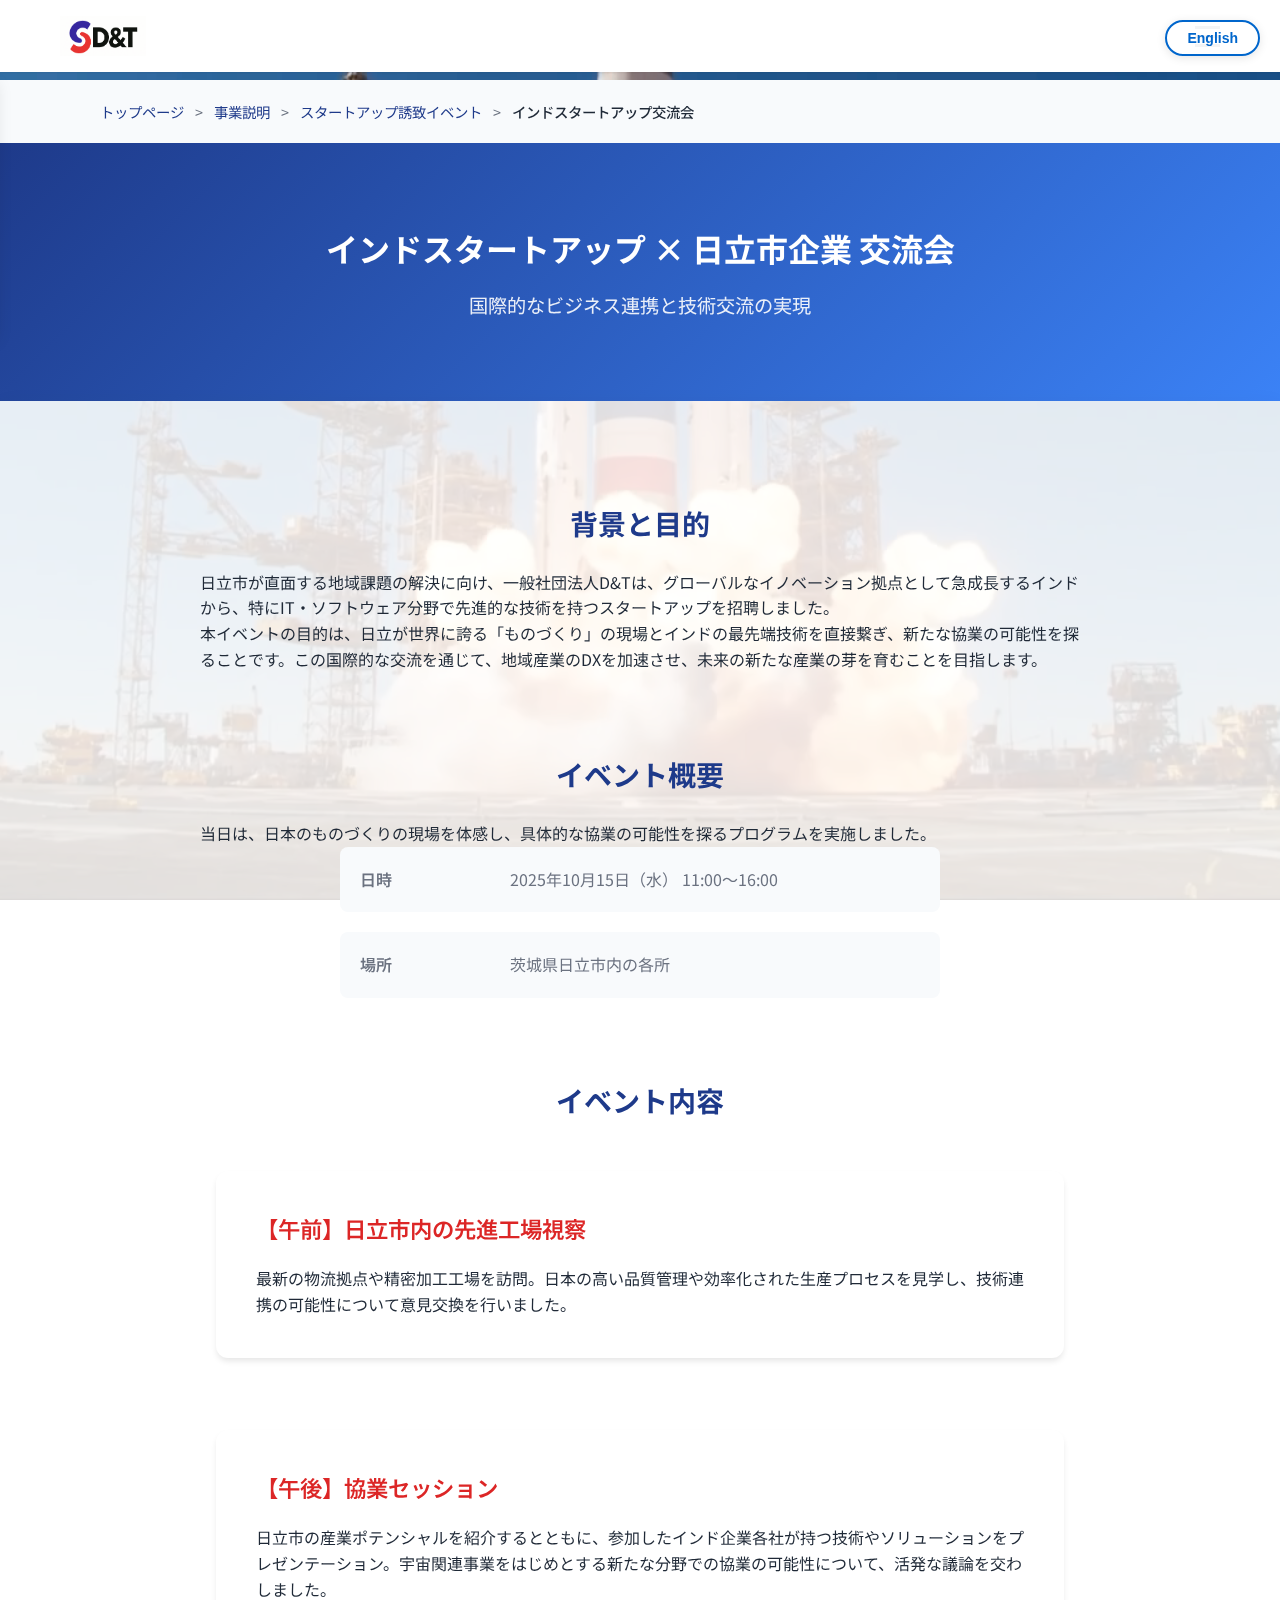
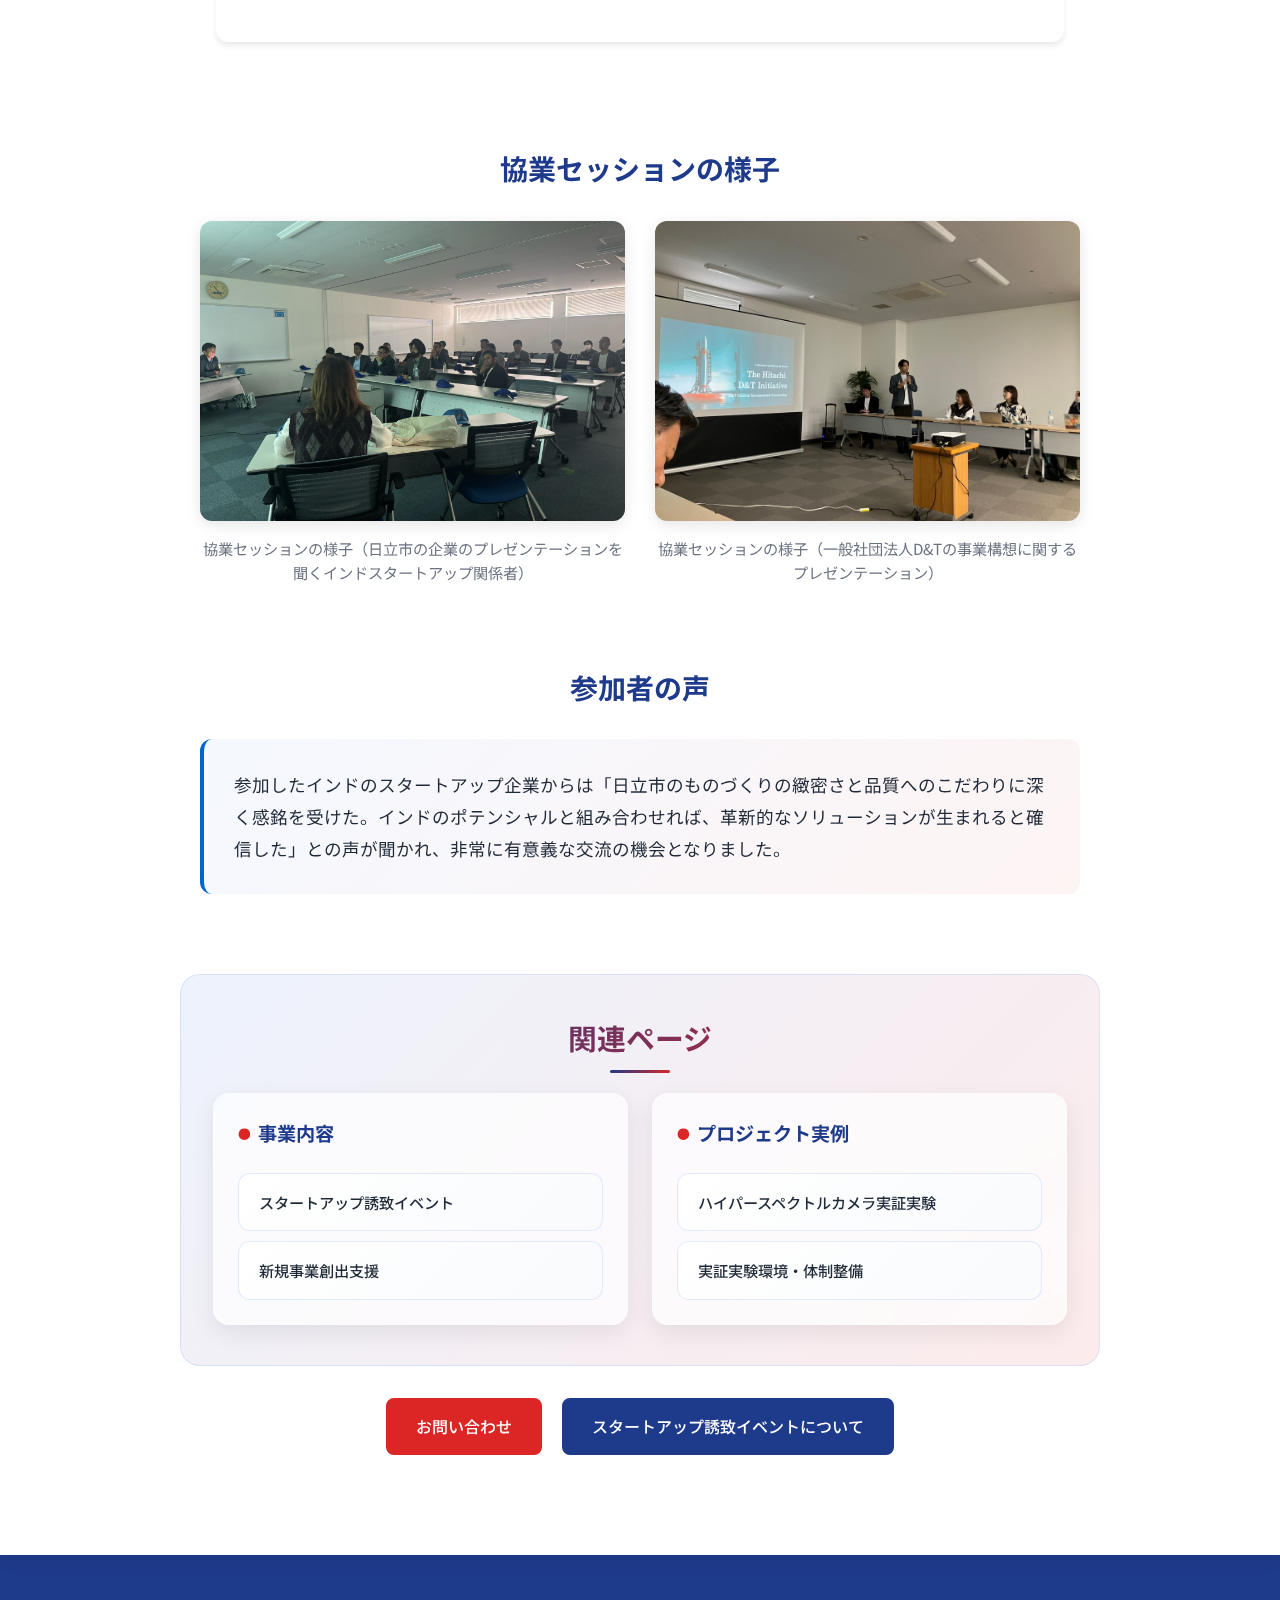
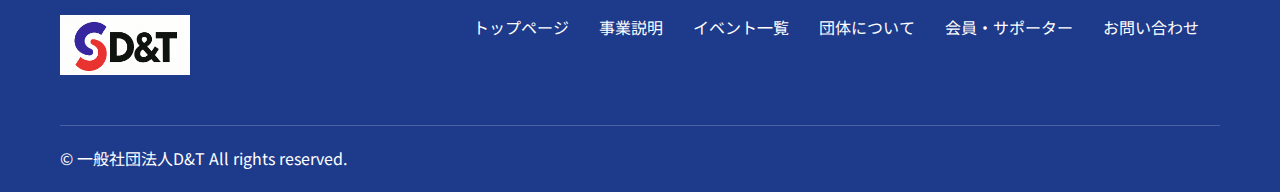
<file: event-case-india.html>
<!DOCTYPE html>
<html lang="ja">
<head>
    <meta charset="UTF-8">
    <meta name="viewport" content="width=device-width, initial-scale=1.0">
    <title>インドスタートアップ × 日立市企業 交流会 - 一般社団法人D&T</title>
    <link rel="stylesheet" href="styles.css">
    <link href="https://fonts.googleapis.com/css2?family=Noto+Sans+JP:wght@300;400;500;700&display=swap" rel="stylesheet">
    <style>
        .lang-switch {
            position: fixed;
            top: 20px;
            right: 20px;
            z-index: 1001;
            background: rgba(255, 255, 255, 0.95);
            border: 2px solid #0066cc;
            border-radius: 25px;
            padding: 8px 20px;
            cursor: pointer;
            font-weight: 600;
            font-size: 14px;
            color: #0066cc;
            transition: all 0.3s ease;
            box-shadow: 0 2px 10px rgba(0, 0, 0, 0.1);
        }

        .lang-switch:hover {
            background: #0066cc;
            color: white;
            transform: translateY(-2px);
            box-shadow: 0 4px 15px rgba(0, 102, 204, 0.3);
        }

        .lang-ja, .lang-en {
            transition: opacity 0.3s ease;
        }

        html[lang="en"] .lang-ja {
            display: none;
        }

        html[lang="ja"] .lang-en {
            display: none;
        }

        /* モバイル対応 - ハンバーガーメニューと重ならないように */
        @media (max-width: 768px) {
            .lang-switch {
                top: 20px;
                left: 20px;
                right: auto;
            }
        }
    </style>
</head>
<body>
    <!-- 言語切り替えボタン -->
    <button class="lang-switch" onclick="toggleLanguage()">
        <span class="lang-ja">English</span>
        <span class="lang-en">日本語</span>
    </button>

    <header>
        <nav class="navbar">
            <div class="nav-container">
                <div class="nav-logo">
                    <img src="images/logo.png" alt="一般社団法人D&T" class="logo-img">
                </div>
                <ul class="nav-menu">
                    <li><a href="index.html#home"><span class="lang-ja">トップページ</span><span class="lang-en">Home</span></a></li>
                    <li><a href="index.html#business"><span class="lang-ja">事業説明</span><span class="lang-en">Business</span></a></li>
                    <li><a href="index.html#events"><span class="lang-ja">イベント一覧</span><span class="lang-en">Events</span></a></li>
                    <li><a href="index.html#about"><span class="lang-ja">団体について</span><span class="lang-en">About</span></a></li>
                    <li><a href="index.html#membership"><span class="lang-ja">会員・サポーター</span><span class="lang-en">Membership</span></a></li>
                    <li><a href="index.html#contact" class="nav-cta"><span class="lang-ja">お問い合わせ</span><span class="lang-en">Contact</span></a></li>
                </ul>
                <div class="hamburger">
                    <span></span>
                    <span></span>
                    <span></span>
                </div>
            </div>
        </nav>
    </header>

    <main>
        <!-- 背景動画 -->
        <div class="background-video-container">
            <video class="background-video" autoplay muted loop playsinline preload="metadata">
                <source src="images/background-video.mp4" type="video/mp4">
                <!-- フォールバック用静止画 -->
                <img src="images/supporter.jpg" alt="Background" class="fallback-image">
            </video>
            <div class="video-overlay"></div>
        </div>

        <section class="breadcrumb">
            <div class="container">
                <nav class="breadcrumb-nav">
                    <a href="index.html"><span class="lang-ja">トップページ</span><span class="lang-en">Home</span></a>
                    <span class="separator">></span>
                    <a href="index.html#business"><span class="lang-ja">事業説明</span><span class="lang-en">Business</span></a>
                    <span class="separator">></span>
                    <a href="event-detail.html"><span class="lang-ja">スタートアップ誘致イベント</span><span class="lang-en">Startup Events</span></a>
                    <span class="separator">></span>
                    <span class="current"><span class="lang-ja">インドスタートアップ交流会</span><span class="lang-en">India Startup Event</span></span>
                </nav>
            </div>
        </section>

        <section class="detail-hero">
            <div class="container">
                <h1 class="detail-title">
                    <span class="lang-ja">インドスタートアップ × 日立市企業 交流会</span>
                    <span class="lang-en">India Startup × Hitachi City Networking Event</span>
                </h1>
                <p class="detail-subtitle">
                    <span class="lang-ja">国際的なビジネス連携と技術交流の実現</span>
                    <span class="lang-en">International Business Collaboration and Technology Exchange</span>
                </p>
            </div>
        </section>

        <section class="detail-content">
            <div class="container">
                <div class="content-section">
                    <h2><span class="lang-ja">背景と目的</span><span class="lang-en">Background and Purpose</span></h2>
                    <p class="lang-ja">日立市が直面する地域課題の解決に向け、一般社団法人D&Tは、グローバルなイノベーション拠点として急成長するインドから、特にIT・ソフトウェア分野で先進的な技術を持つスタートアップを招聘しました。</p>
                    <p class="lang-en">To address regional challenges facing Hitachi City, D&T invited startups from India, a rapidly growing global innovation hub, particularly those with advanced technologies in IT and software fields.</p>

                    <p class="lang-ja">本イベントの目的は、日立が世界に誇る「ものづくり」の現場とインドの最先端技術を直接繋ぎ、新たな協業の可能性を探ることです。この国際的な交流を通じて、地域産業のDXを加速させ、未来の新たな産業の芽を育むことを目指します。</p>
                    <p class="lang-en">The event's purpose was to directly connect Hitachi's world-renowned manufacturing sites with India's cutting-edge technologies to explore new collaboration opportunities. Through this international exchange, we aim to accelerate regional industrial DX and nurture seeds of new industries for the future.</p>
                </div>

                <div class="content-section">
                    <h2><span class="lang-ja">イベント概要</span><span class="lang-en">Event Overview</span></h2>
                    <p class="lang-ja">当日は、日本のものづくりの現場を体感し、具体的な協業の可能性を探るプログラムを実施しました。</p>
                    <p class="lang-en">On the day, we implemented a program to experience Japanese manufacturing sites firsthand and explore concrete collaboration possibilities.</p>

                    <div class="info-grid">
                        <div class="info-item">
                            <strong><span class="lang-ja">日時</span><span class="lang-en">Date & Time</span></strong>
                            <span><span class="lang-ja">2025年10月15日（水） 11:00～16:00</span><span class="lang-en">Wednesday, Oct 15, 2025, 11:00 AM - 4:00 PM</span></span>
                        </div>
                        <div class="info-item">
                            <strong><span class="lang-ja">場所</span><span class="lang-en">Location</span></strong>
                            <span><span class="lang-ja">茨城県日立市内の各所</span><span class="lang-en">Various locations in Hitachi City, Ibaraki</span></span>
                        </div>
                    </div>
                </div>

                <div class="content-section">
                    <h2><span class="lang-ja">イベント内容</span><span class="lang-en">Event Program</span></h2>

                    <div class="services-detail">
                        <div class="service-detail-item">
                            <h3><span class="lang-ja">【午前】日立市内の先進工場視察</span><span class="lang-en">【Morning】Advanced Factory Tours in Hitachi City</span></h3>
                            <p class="lang-ja">最新の物流拠点や精密加工工場を訪問。日本の高い品質管理や効率化された生産プロセスを見学し、技術連携の可能性について意見交換を行いました。</p>
                            <p class="lang-en">Visited state-of-the-art logistics centers and precision manufacturing facilities. Observed Japan's high-quality control standards and efficient production processes, exchanging views on potential technical collaborations.</p>
                        </div>

                        <div class="service-detail-item">
                            <h3><span class="lang-ja">【午後】協業セッション</span><span class="lang-en">【Afternoon】Collaboration Session</span></h3>
                            <p class="lang-ja">日立市の産業ポテンシャルを紹介するとともに、参加したインド企業各社が持つ技術やソリューションをプレゼンテーション。宇宙関連事業をはじめとする新たな分野での協業の可能性について、活発な議論を交わしました。</p>
                            <p class="lang-en">Introduced Hitachi City's industrial potential while participating Indian companies presented their technologies and solutions. Engaged in active discussions about collaboration possibilities in new fields, including space-related business.</p>
                        </div>
                    </div>
                </div>

                <div class="content-section">
                    <h2><span class="lang-ja">協業セッションの様子</span><span class="lang-en">Collaboration Session Photos</span></h2>
                    <div class="swipe-indicator">
                        <div class="swipe-hint">
                            <span class="lang-ja">スワイプ</span>
                            <span class="lang-en">Swipe</span>
                        </div>
                    </div>
                    <div class="session-photos">
                        <div class="photo-item">
                            <img src="images/india-event-1.jpg" alt="日立市企業プレゼンテーション" style="width: 100%; height: 300px; object-fit: cover; border-radius: 12px; box-shadow: 0 4px 15px rgba(0,0,0,0.1);">
                            <p style="margin-top: 15px; color: #6b7280; font-size: 0.95rem; text-align: center;">
                                <span class="lang-ja">協業セッションの様子（日立市の企業のプレゼンテーションを聞くインドスタートアップ関係者）</span>
                                <span class="lang-en">Collaboration session (Indian startup representatives listening to Hitachi company presentations)</span>
                            </p>
                        </div>
                        <div class="photo-item">
                            <img src="images/india-event-2.jpg" alt="D&Tプレゼンテーション" style="width: 100%; height: 300px; object-fit: cover; border-radius: 12px; box-shadow: 0 4px 15px rgba(0,0,0,0.1);">
                            <p style="margin-top: 15px; color: #6b7280; font-size: 0.95rem; text-align: center;">
                                <span class="lang-ja">協業セッションの様子（一般社団法人D&Tの事業構想に関するプレゼンテーション）</span>
                                <span class="lang-en">Collaboration session (D&T Association's business vision presentation)</span>
                            </p>
                        </div>
                    </div>
                </div>

                <div class="content-section">
                    <h2><span class="lang-ja">参加者の声</span><span class="lang-en">Participant Feedback</span></h2>
                    <div style="background: linear-gradient(135deg, rgba(59, 130, 246, 0.05) 0%, rgba(220, 38, 38, 0.05) 100%); border-left: 4px solid #0066cc; padding: 30px; border-radius: 12px; margin-top: 30px;">
                        <p class="lang-ja" style="font-size: 1.1rem; line-height: 1.8; color: #1f2937; margin: 0;">参加したインドのスタートアップ企業からは「日立市のものづくりの緻密さと品質へのこだわりに深く感銘を受けた。インドのポテンシャルと組み合わせれば、革新的なソリューションが生まれると確信した」との声が聞かれ、非常に有意義な交流の機会となりました。</p>
                        <p class="lang-en" style="font-size: 1.1rem; line-height: 1.8; color: #1f2937; margin: 0;">Participating Indian startups expressed: "We were deeply impressed by Hitachi City's meticulous craftsmanship and commitment to quality. Combined with India's potential, we are convinced that innovative solutions will emerge." This proved to be a highly meaningful exchange opportunity.</p>
                    </div>
                </div>

                <div class="related-navigation">
                    <h3><span class="lang-ja">関連ページ</span><span class="lang-en">Related Pages</span></h3>
                    <div class="related-links">
                        <div class="related-section">
                            <h4><span class="lang-ja">事業内容</span><span class="lang-en">Our Services</span></h4>
                            <div class="related-items">
                                <a href="event-detail.html" class="related-link"><span class="lang-ja">スタートアップ誘致イベント</span><span class="lang-en">Startup Attraction Events</span></a>
                                <a href="business-development-detail.html" class="related-link"><span class="lang-ja">新規事業創出支援</span><span class="lang-en">New Business Development</span></a>
                            </div>
                        </div>
                        <div class="related-section">
                            <h4><span class="lang-ja">プロジェクト実例</span><span class="lang-en">Project Examples</span></h4>
                            <div class="related-items">
                                <a href="project-hyperspectral.html" class="related-link"><span class="lang-ja">ハイパースペクトルカメラ実証実験</span><span class="lang-en">Hyperspectral Camera PoC</span></a>
                                <a href="environment-detail.html" class="related-link"><span class="lang-ja">実証実験環境・体制整備</span><span class="lang-en">PoC Environment & Infrastructure</span></a>
                            </div>
                        </div>
                    </div>
                </div>

                <div class="contact-buttons">
                    <a href="https://forms.gle/ndo8gJfLiSaXxQmV7" class="btn btn-primary" target="_blank" rel="noopener noreferrer"><span class="lang-ja">お問い合わせ</span><span class="lang-en">Contact</span></a>
                    <a href="event-detail.html" class="btn btn-secondary"><span class="lang-ja">スタートアップ誘致イベントについて</span><span class="lang-en">About Startup Events</span></a>
                </div>
            </div>
        </section>
    </main>

    <footer>
        <div class="footer-container">
            <div class="footer-content">
                <div class="footer-logo">
                    <img src="images/logo.png" alt="一般社団法人D&T" class="footer-logo-img">
                </div>
                <nav class="footer-nav">
                    <a href="index.html#home"><span class="lang-ja">トップページ</span><span class="lang-en">Home</span></a>
                    <a href="index.html#business"><span class="lang-ja">事業説明</span><span class="lang-en">Business</span></a>
                    <a href="index.html#events"><span class="lang-ja">イベント一覧</span><span class="lang-en">Events</span></a>
                    <a href="index.html#about"><span class="lang-ja">団体について</span><span class="lang-en">About</span></a>
                    <a href="index.html#membership"><span class="lang-ja">会員・サポーター</span><span class="lang-en">Membership</span></a>
                    <a href="index.html#contact"><span class="lang-ja">お問い合わせ</span><span class="lang-en">Contact</span></a>
                </nav>
            </div>
            <div class="footer-bottom">
                <p>&copy; <span class="lang-ja">一般社団法人D&T</span><span class="lang-en">D&T Association</span> All rights reserved.</p>
            </div>
        </div>
    </footer>

    <script>
        // ハンバーガーメニューの動作
        const hamburger = document.querySelector('.hamburger');
        const navMenu = document.querySelector('.nav-menu');

        hamburger.addEventListener('click', () => {
            hamburger.classList.toggle('active');
            navMenu.classList.toggle('active');
        });

        // 言語切り替え機能
        function toggleLanguage() {
            const html = document.documentElement;
            const currentLang = html.getAttribute('lang');
            const newLang = currentLang === 'ja' ? 'en' : 'ja';
            html.setAttribute('lang', newLang);

            // 言語設定をlocalStorageに保存
            localStorage.setItem('preferredLanguage', newLang);
        }

        // ページ読み込み時に保存された言語設定を適用
        document.addEventListener('DOMContentLoaded', () => {
            const savedLang = localStorage.getItem('preferredLanguage');
            if (savedLang) {
                document.documentElement.setAttribute('lang', savedLang);
            }
        });
    </script>
</body>
</html>
</file>
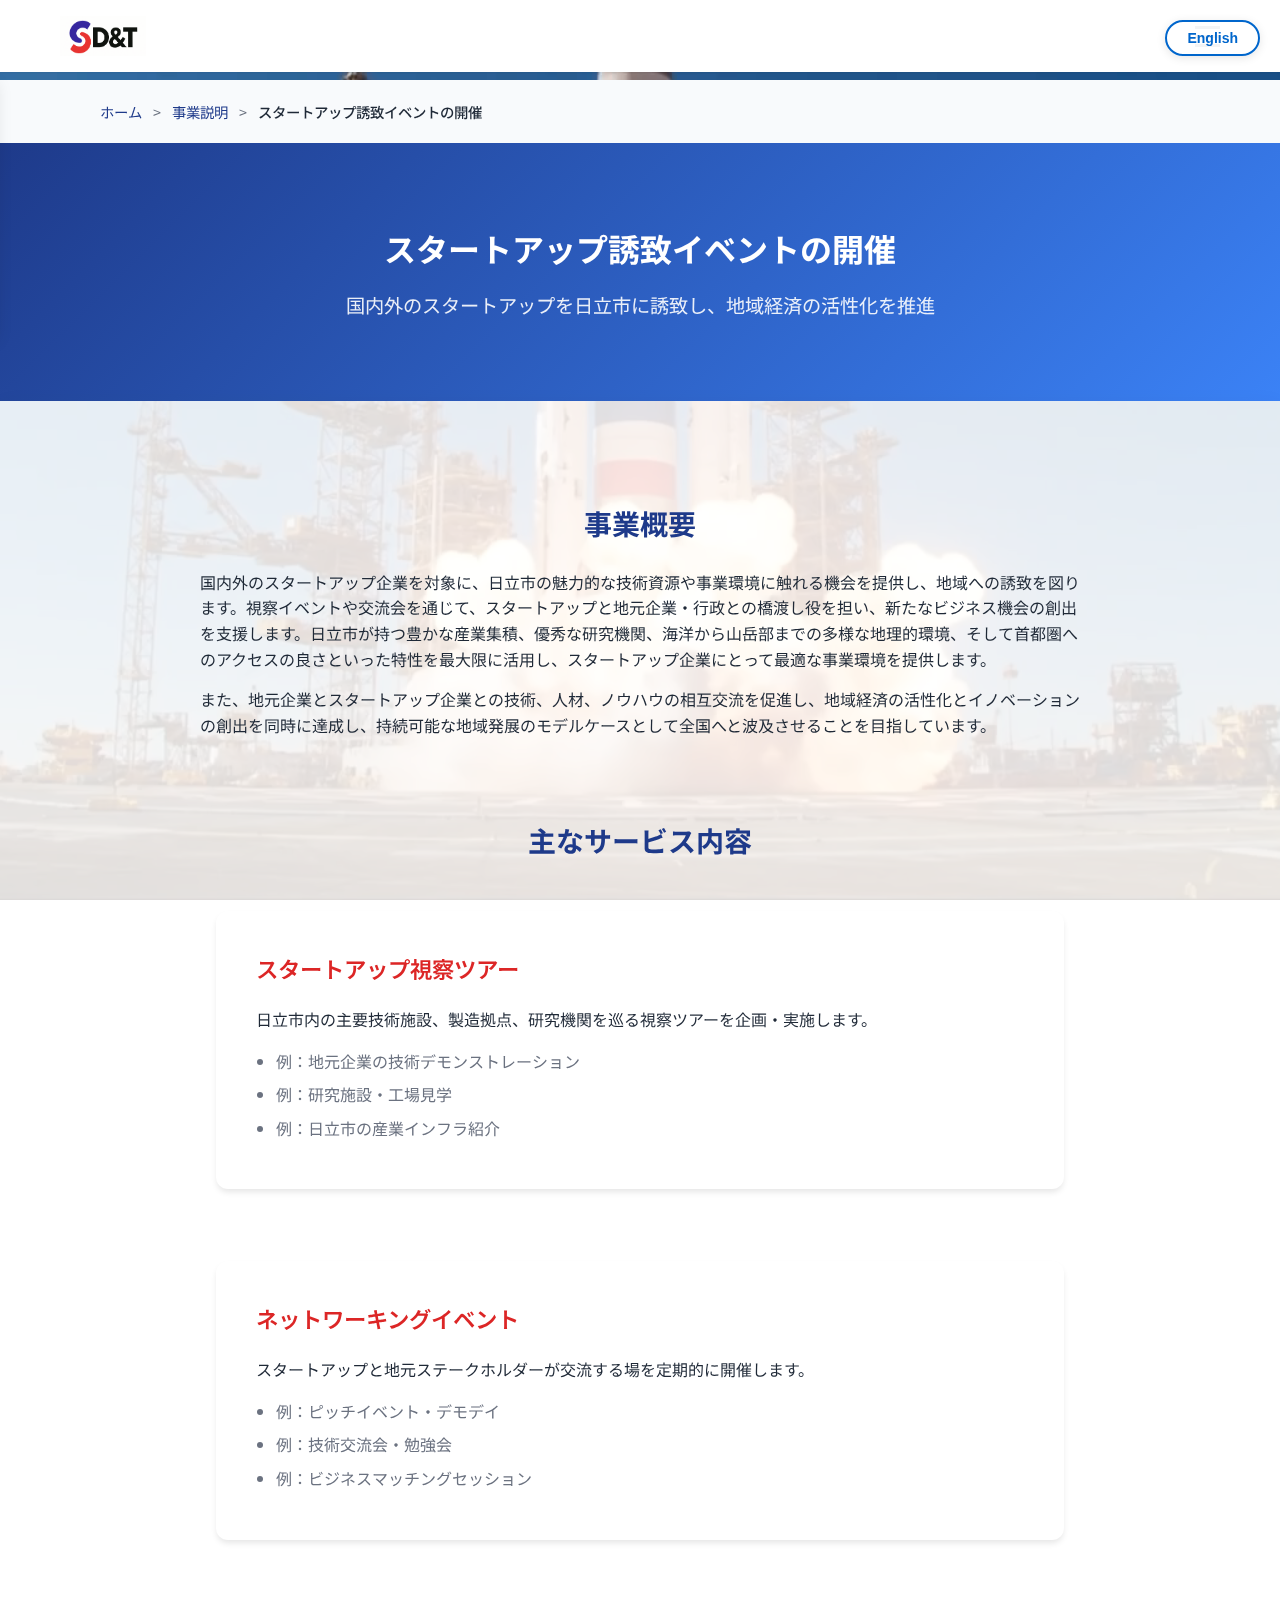
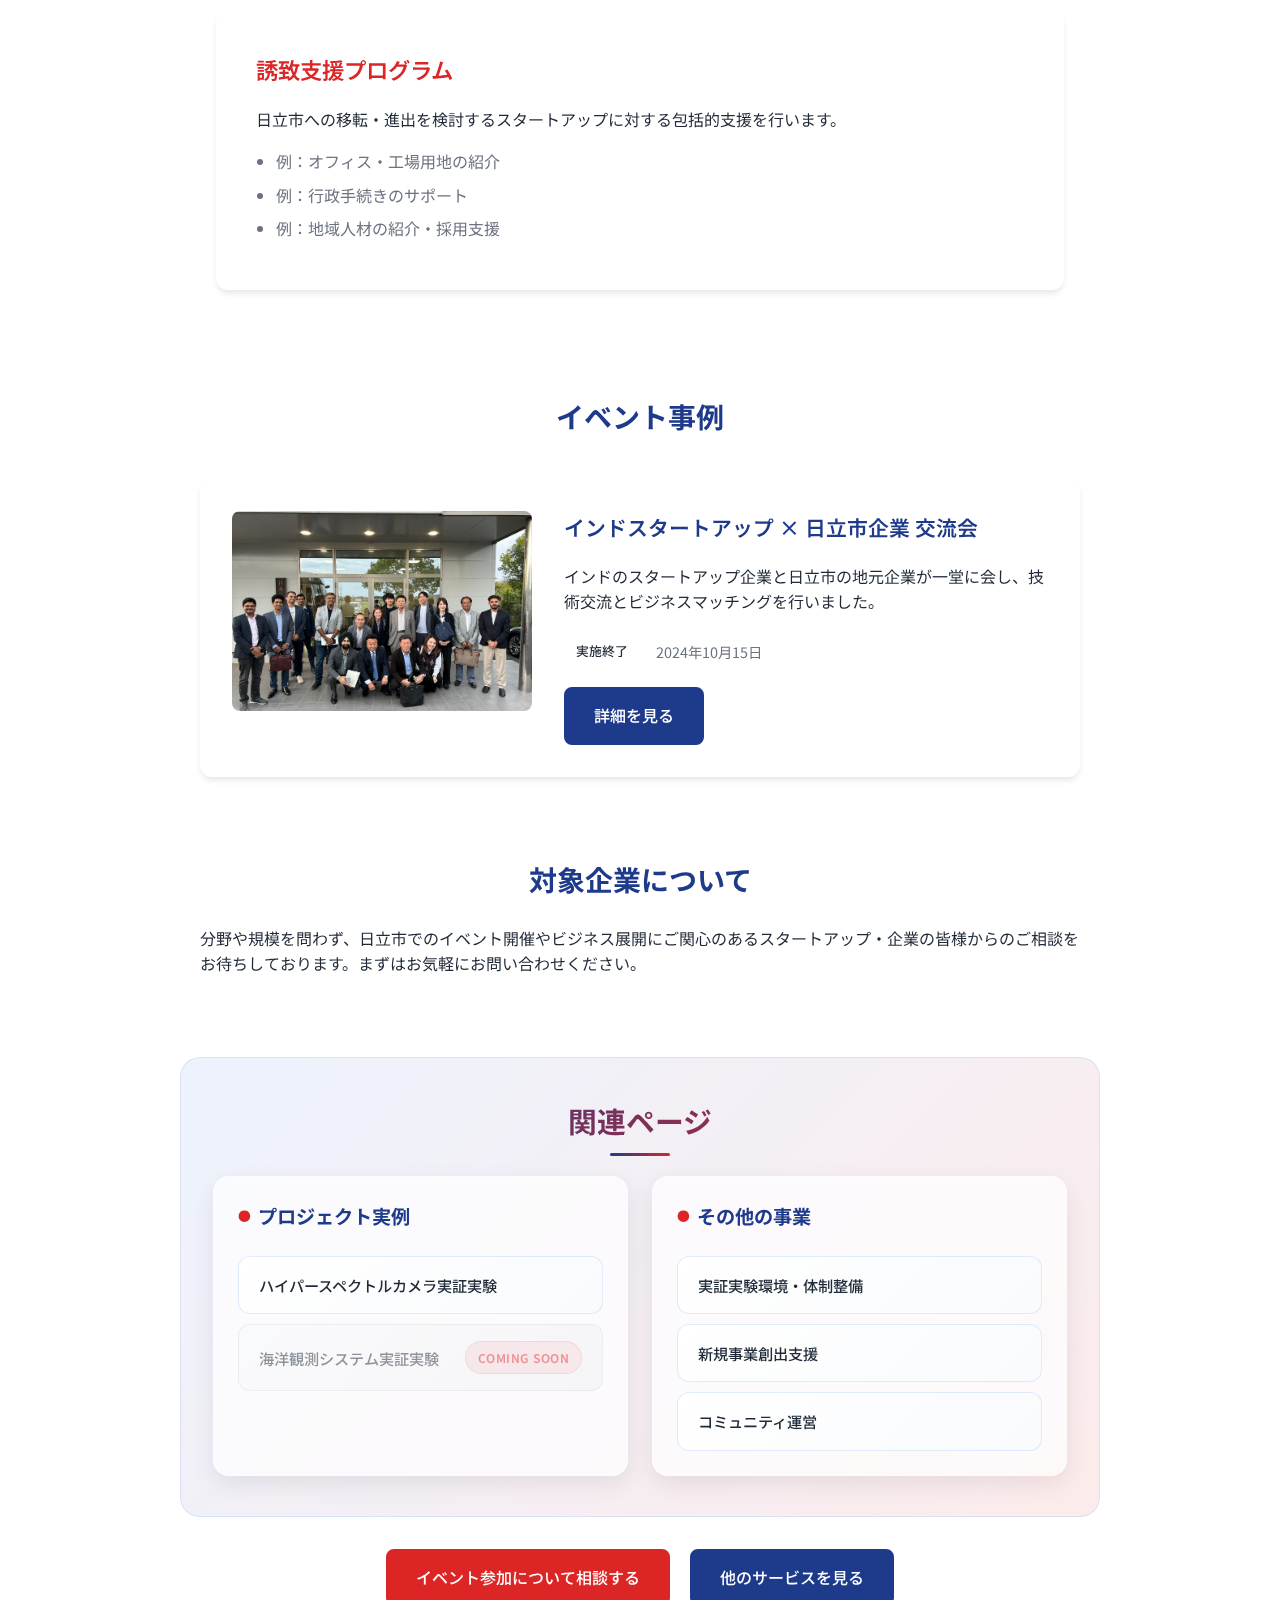
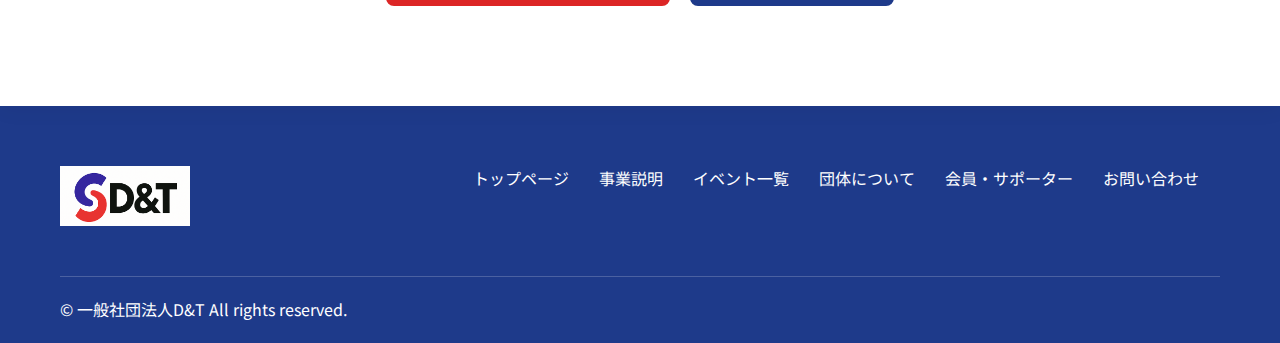
<file: event-detail.html>
<!DOCTYPE html>
<html lang="ja">
<head>
    <meta charset="UTF-8">
    <meta name="viewport" content="width=device-width, initial-scale=1.0">
    <title>スタートアップ誘致イベントの開催 - 一般社団法人D&T</title>
    <link rel="stylesheet" href="styles.css">
    <link href="https://fonts.googleapis.com/css2?family=Noto+Sans+JP:wght@300;400;500;700&display=swap" rel="stylesheet">
    <style>
        .lang-switch {
            position: fixed;
            top: 20px;
            right: 20px;
            z-index: 1001;
            background: rgba(255, 255, 255, 0.95);
            border: 2px solid #0066cc;
            border-radius: 25px;
            padding: 8px 20px;
            cursor: pointer;
            font-weight: 600;
            font-size: 14px;
            color: #0066cc;
            transition: all 0.3s ease;
            box-shadow: 0 2px 10px rgba(0, 0, 0, 0.1);
        }

        .lang-switch:hover {
            background: #0066cc;
            color: white;
            transform: translateY(-2px);
            box-shadow: 0 4px 15px rgba(0, 102, 204, 0.3);
        }

        .lang-ja, .lang-en {
            transition: opacity 0.3s ease;
        }

        html[lang="en"] .lang-ja {
            display: none;
        }

        html[lang="ja"] .lang-en {
            display: none;
        }

        /* モバイル対応 - ハンバーガーメニューと重ならないように */
        @media (max-width: 768px) {
            .lang-switch {
                top: 20px;
                left: 20px;
                right: auto;
            }
        }
    </style>
</head>
<body>
    <!-- 言語切り替えボタン -->
    <button class="lang-switch" onclick="toggleLanguage()">
        <span class="lang-ja">English</span>
        <span class="lang-en">日本語</span>
    </button>

    <header>
        <nav class="navbar">
            <div class="nav-container">
                <div class="nav-logo">
                    <img src="images/logo.png" alt="一般社団法人D&T" class="logo-img">
                </div>
                <ul class="nav-menu">
                    <li><a href="index.html#home"><span class="lang-ja">トップページ</span><span class="lang-en">Home</span></a></li>
                    <li><a href="index.html#business"><span class="lang-ja">事業説明</span><span class="lang-en">Business</span></a></li>
                    <li><a href="index.html#events"><span class="lang-ja">イベント一覧</span><span class="lang-en">Events</span></a></li>
                    <li><a href="index.html#about"><span class="lang-ja">団体について</span><span class="lang-en">About</span></a></li>
                    <li><a href="index.html#membership"><span class="lang-ja">会員・サポーター</span><span class="lang-en">Membership</span></a></li>
                    <li><a href="index.html#contact" class="nav-cta"><span class="lang-ja">お問い合わせ</span><span class="lang-en">Contact</span></a></li>
                </ul>
                <div class="hamburger">
                    <span></span>
                    <span></span>
                    <span></span>
                </div>
            </div>
        </nav>
    </header>

    <main>
        <!-- 背景動画 -->
        <div class="background-video-container">
            <video class="background-video" autoplay muted loop playsinline preload="metadata">
                <source src="images/background-video.mp4" type="video/mp4">
                <!-- フォールバック用静止画 -->
                <img src="images/supporter.jpg" alt="Background" class="fallback-image">
            </video>
            <div class="video-overlay"></div>
        </div>
        
        <section class="breadcrumb">
            <div class="container">
                <nav class="breadcrumb-nav">
                    <a href="index.html"><span class="lang-ja">ホーム</span><span class="lang-en">Home</span></a>
                    <span class="separator">></span>
                    <a href="index.html#business"><span class="lang-ja">事業説明</span><span class="lang-en">Business</span></a>
                    <span class="separator">></span>
                    <span class="current"><span class="lang-ja">スタートアップ誘致イベントの開催</span><span class="lang-en">Startup Attraction Events</span></span>
                </nav>
            </div>
        </section>

        <section class="detail-hero">
            <div class="container">
                <div class="detail-hero-content">
                    <h1 class="detail-title">
                        <span class="lang-ja">スタートアップ誘致イベントの開催</span>
                        <span class="lang-en">Startup Attraction Events</span>
                    </h1>
                    <p class="detail-subtitle">
                        <span class="lang-ja">国内外のスタートアップを日立市に誘致し、地域経済の活性化を推進</span>
                        <span class="lang-en">Attracting startups to Hitachi City and driving regional economic growth</span>
                    </p>
                </div>
            </div>
        </section>

        <section class="detail-content">
            <div class="container">
                <div class="content-section">
                    <h2><span class="lang-ja">事業概要</span><span class="lang-en">Overview</span></h2>
                    <div class="accordion-section">
                        <p class="overview-short">
                            <span class="lang-ja">国内外のスタートアップ企業を対象に、日立市の魅力的な技術資源や事業環境に触れる機会を提供し、地域への誘致を図ります。視察イベントや交流会を通じて、スタートアップと地元企業・行政との橋渡し役を担い、新たなビジネス機会の創出を支援します。日立市が持つ豊かな産業集積、優秀な研究機関、海洋から山岳部までの多様な地理的環境、そして首都圏へのアクセスの良さといった特性を最大限に活用し、スタートアップ企業にとって最適な事業環境を提供します。</span>
                            <span class="lang-en">We provide opportunities for domestic and international startups to experience Hitachi City's technology resources and business environment. Through site visits and networking events, we bridge startups with local businesses and government to create new opportunities. Leveraging the city's industrial clusters, research institutions, diverse geography, and access to Tokyo, we offer optimal conditions for startups.</span>
                        </p>
                        <button class="read-more-btn" onclick="toggleAccordion(this)">
                            <span class="lang-ja">続きを読む</span>
                            <span class="lang-en">Read More</span>
                        </button>
                        <p class="overview-full" style="display: none;">
                            <span class="lang-ja">また、地元企業とスタートアップ企業との技術、人材、ノウハウの相互交流を促進し、地域経済の活性化とイノベーションの創出を同時に達成し、持続可能な地域発展のモデルケースとして全国へと波及させることを目指しています。</span>
                            <span class="lang-en">We promote mutual exchange of technology, talent, and know-how to drive regional economic growth and innovation as a model for sustainable development nationwide.</span>
                        </p>
                    </div>
                </div>

                <div class="content-section">
                    <h2><span class="lang-ja">主なサービス内容</span><span class="lang-en">Services</span></h2>
                    <div class="swipe-indicator">
                        <div class="swipe-hint">
                            <span class="lang-ja">スワイプ</span>
                            <span class="lang-en">Swipe</span>
                        </div>
                    </div>
                    <div class="services-detail">
                        <div class="service-detail-item">
                            <h3><span class="lang-ja">スタートアップ視察ツアー</span><span class="lang-en">Startup Site Visits</span></h3>
                            <p class="lang-ja">日立市内の主要技術施設、製造拠点、研究機関を巡る視察ツアーを企画・実施します。</p>
                            <p class="lang-en">We organize tours to key technology facilities, manufacturing sites, and research institutions in Hitachi City.</p>
                            <ul>
                                <li><span class="lang-ja">例：地元企業の技術デモンストレーション</span><span class="lang-en">e.g., Local company tech demonstrations</span></li>
                                <li><span class="lang-ja">例：研究施設・工場見学</span><span class="lang-en">e.g., Research facility & factory tours</span></li>
                                <li><span class="lang-ja">例：日立市の産業インフラ紹介</span><span class="lang-en">e.g., Industrial infrastructure overview</span></li>
                            </ul>
                        </div>

                        <div class="service-detail-item">
                            <h3><span class="lang-ja">ネットワーキングイベント</span><span class="lang-en">Networking Events</span></h3>
                            <p class="lang-ja">スタートアップと地元ステークホルダーが交流する場を定期的に開催します。</p>
                            <p class="lang-en">We regularly host events for startups to connect with local stakeholders.</p>
                            <ul>
                                <li><span class="lang-ja">例：ピッチイベント・デモデイ</span><span class="lang-en">e.g., Pitch events & demo days</span></li>
                                <li><span class="lang-ja">例：技術交流会・勉強会</span><span class="lang-en">e.g., Tech meetups & workshops</span></li>
                                <li><span class="lang-ja">例：ビジネスマッチングセッション</span><span class="lang-en">e.g., Business matching sessions</span></li>
                            </ul>
                        </div>

                        <div class="service-detail-item">
                            <h3><span class="lang-ja">誘致支援プログラム</span><span class="lang-en">Relocation Support</span></h3>
                            <p class="lang-ja">日立市への移転・進出を検討するスタートアップに対する包括的支援を行います。</p>
                            <p class="lang-en">We provide comprehensive support for startups considering relocation to Hitachi City.</p>
                            <ul>
                                <li><span class="lang-ja">例：オフィス・工場用地の紹介</span><span class="lang-en">e.g., Office & factory site referrals</span></li>
                                <li><span class="lang-ja">例：行政手続きのサポート</span><span class="lang-en">e.g., Administrative procedure support</span></li>
                                <li><span class="lang-ja">例：地域人材の紹介・採用支援</span><span class="lang-en">e.g., Local talent recruitment support</span></li>
                            </ul>
                        </div>
                    </div>
                </div>


                <div class="content-section">
                    <h2><span class="lang-ja">イベント事例</span><span class="lang-en">Event Cases</span></h2>
                    <div class="swipe-indicator">
                        <div class="swipe-hint">
                            <span class="lang-ja">スワイプ</span>
                            <span class="lang-en">Swipe</span>
                        </div>
                    </div>
                    <div class="project-examples">
                        <div class="project-example">
                            <div class="project-image">
                                <img src="images/event-india.jpg" alt="インドスタートアップ交流会">
                            </div>
                            <div class="project-details">
                                <h3><span class="lang-ja">インドスタートアップ × 日立市企業 交流会</span><span class="lang-en">India Startup × Hitachi City Networking Event</span></h3>
                                <p class="lang-ja">インドのスタートアップ企業と日立市の地元企業が一堂に会し、技術交流とビジネスマッチングを行いました。</p>
                                <p class="lang-en">Indian startups and Hitachi City local companies gathered for technology exchange and business matching.</p>
                                <div class="project-status">
                                    <span class="status-badge completed"><span class="lang-ja">実施終了</span><span class="lang-en">Completed</span></span>
                                    <span class="project-timeline"><span class="lang-ja">2024年10月15日</span><span class="lang-en">Oct 15, 2024</span></span>
                                </div>
                                <div style="margin-top: 20px;">
                                    <a href="event-case-india.html" class="btn btn-secondary"><span class="lang-ja">詳細を見る</span><span class="lang-en">View Details</span></a>
                                </div>
                            </div>
                        </div>
                    </div>
                </div>

                <div class="content-section">
                    <h2><span class="lang-ja">対象企業について</span><span class="lang-en">Target Companies</span></h2>
                    <p class="lang-ja">分野や規模を問わず、日立市でのイベント開催やビジネス展開にご関心のあるスタートアップ・企業の皆様からのご相談をお待ちしております。まずはお気軽にお問い合わせください。</p>
                    <p class="lang-en">We welcome inquiries from startups and companies interested in events or business development in Hitachi City, regardless of field or size. Please feel free to contact us.</p>
                </div>

                <div class="related-navigation">
                    <h3><span class="lang-ja">関連ページ</span><span class="lang-en">Related Pages</span></h3>
                    <div class="related-links">
                        <div class="related-section">
                            <h4><span class="lang-ja">プロジェクト実例</span><span class="lang-en">Project Examples</span></h4>
                            <div class="related-items">
                                <a href="project-hyperspectral.html" class="related-link"><span class="lang-ja">ハイパースペクトルカメラ実証実験</span><span class="lang-en">Hyperspectral Camera PoC</span></a>
                                <a href="project-ocean-observation.html" class="related-link disabled">
                                    <span class="link-title"><span class="lang-ja">海洋観測システム実証実験</span><span class="lang-en">Ocean Observation System PoC</span></span>
                                    <span class="link-status">Coming Soon</span>
                                </a>
                            </div>
                        </div>
                        <div class="related-section">
                            <h4><span class="lang-ja">その他の事業</span><span class="lang-en">Other Services</span></h4>
                            <div class="related-items">
                                <a href="environment-detail.html" class="related-link"><span class="lang-ja">実証実験環境・体制整備</span><span class="lang-en">PoC Environment & Infrastructure</span></a>
                                <a href="business-development-detail.html" class="related-link"><span class="lang-ja">新規事業創出支援</span><span class="lang-en">New Business Development</span></a>
                                <a href="community-detail.html" class="related-link"><span class="lang-ja">コミュニティ運営</span><span class="lang-en">Community Management</span></a>
                            </div>
                        </div>
                    </div>
                </div>

                <div class="contact-buttons">
                    <a href="https://forms.gle/ndo8gJfLiSaXxQmV7" class="btn btn-primary" target="_blank" rel="noopener noreferrer"><span class="lang-ja">イベント参加について相談する</span><span class="lang-en">Inquire About Event Participation</span></a>
                    <a href="index.html#business" class="btn btn-secondary"><span class="lang-ja">他のサービスを見る</span><span class="lang-en">View Other Services</span></a>
                </div>
            </div>
        </section>
    </main>

    <footer>
        <div class="footer-container">
            <div class="footer-content">
                <div class="footer-logo">
                    <img src="images/logo.png" alt="一般社団法人D&T" class="footer-logo-img">
                </div>
                <nav class="footer-nav">
                    <a href="index.html#home"><span class="lang-ja">トップページ</span><span class="lang-en">Home</span></a>
                    <a href="index.html#business"><span class="lang-ja">事業説明</span><span class="lang-en">Business</span></a>
                    <a href="index.html#events"><span class="lang-ja">イベント一覧</span><span class="lang-en">Events</span></a>
                    <a href="index.html#about"><span class="lang-ja">団体について</span><span class="lang-en">About</span></a>
                    <a href="index.html#membership"><span class="lang-ja">会員・サポーター</span><span class="lang-en">Membership</span></a>
                    <a href="index.html#contact"><span class="lang-ja">お問い合わせ</span><span class="lang-en">Contact</span></a>
                </nav>
            </div>
            <div class="footer-bottom">
                <p>&copy; <span class="lang-ja">一般社団法人D&T</span><span class="lang-en">D&T Association</span> All rights reserved.</p>
            </div>
        </div>
    </footer>

    <script>
        // ハンバーガーメニューの動作
        const hamburger = document.querySelector('.hamburger');
        const navMenu = document.querySelector('.nav-menu');

        hamburger.addEventListener('click', () => {
            hamburger.classList.toggle('active');
            navMenu.classList.toggle('active');
        });

        // 言語切り替え機能
        function toggleLanguage() {
            const html = document.documentElement;
            const currentLang = html.getAttribute('lang');
            const newLang = currentLang === 'ja' ? 'en' : 'ja';
            html.setAttribute('lang', newLang);

            // 言語設定をlocalStorageに保存
            localStorage.setItem('preferredLanguage', newLang);
        }

        // ページ読み込み時に保存された言語設定を適用
        document.addEventListener('DOMContentLoaded', () => {
            const savedLang = localStorage.getItem('preferredLanguage');
            if (savedLang) {
                document.documentElement.setAttribute('lang', savedLang);
            }
        });

        // アコーディオン機能
        function toggleAccordion(button) {
            const accordionSection = button.closest('.accordion-section');
            const fullContent = accordionSection.querySelector('.overview-full, .message-full, .description-full, .member-description');
            const isExpanded = fullContent.style.display === 'block';
            const currentLang = document.documentElement.getAttribute('lang') || 'ja';

            if (isExpanded) {
                fullContent.style.display = 'none';
                button.innerHTML = currentLang === 'ja'
                    ? '<span class="lang-ja">続きを読む</span><span class="lang-en">Read More</span>'
                    : '<span class="lang-ja">続きを読む</span><span class="lang-en">Read More</span>';
            } else {
                fullContent.style.display = 'block';
                button.innerHTML = currentLang === 'ja'
                    ? '<span class="lang-ja">閉じる</span><span class="lang-en">Close</span>'
                    : '<span class="lang-ja">閉じる</span><span class="lang-en">Close</span>';
            }
        }
    </script>
</body>
</html>
</file>
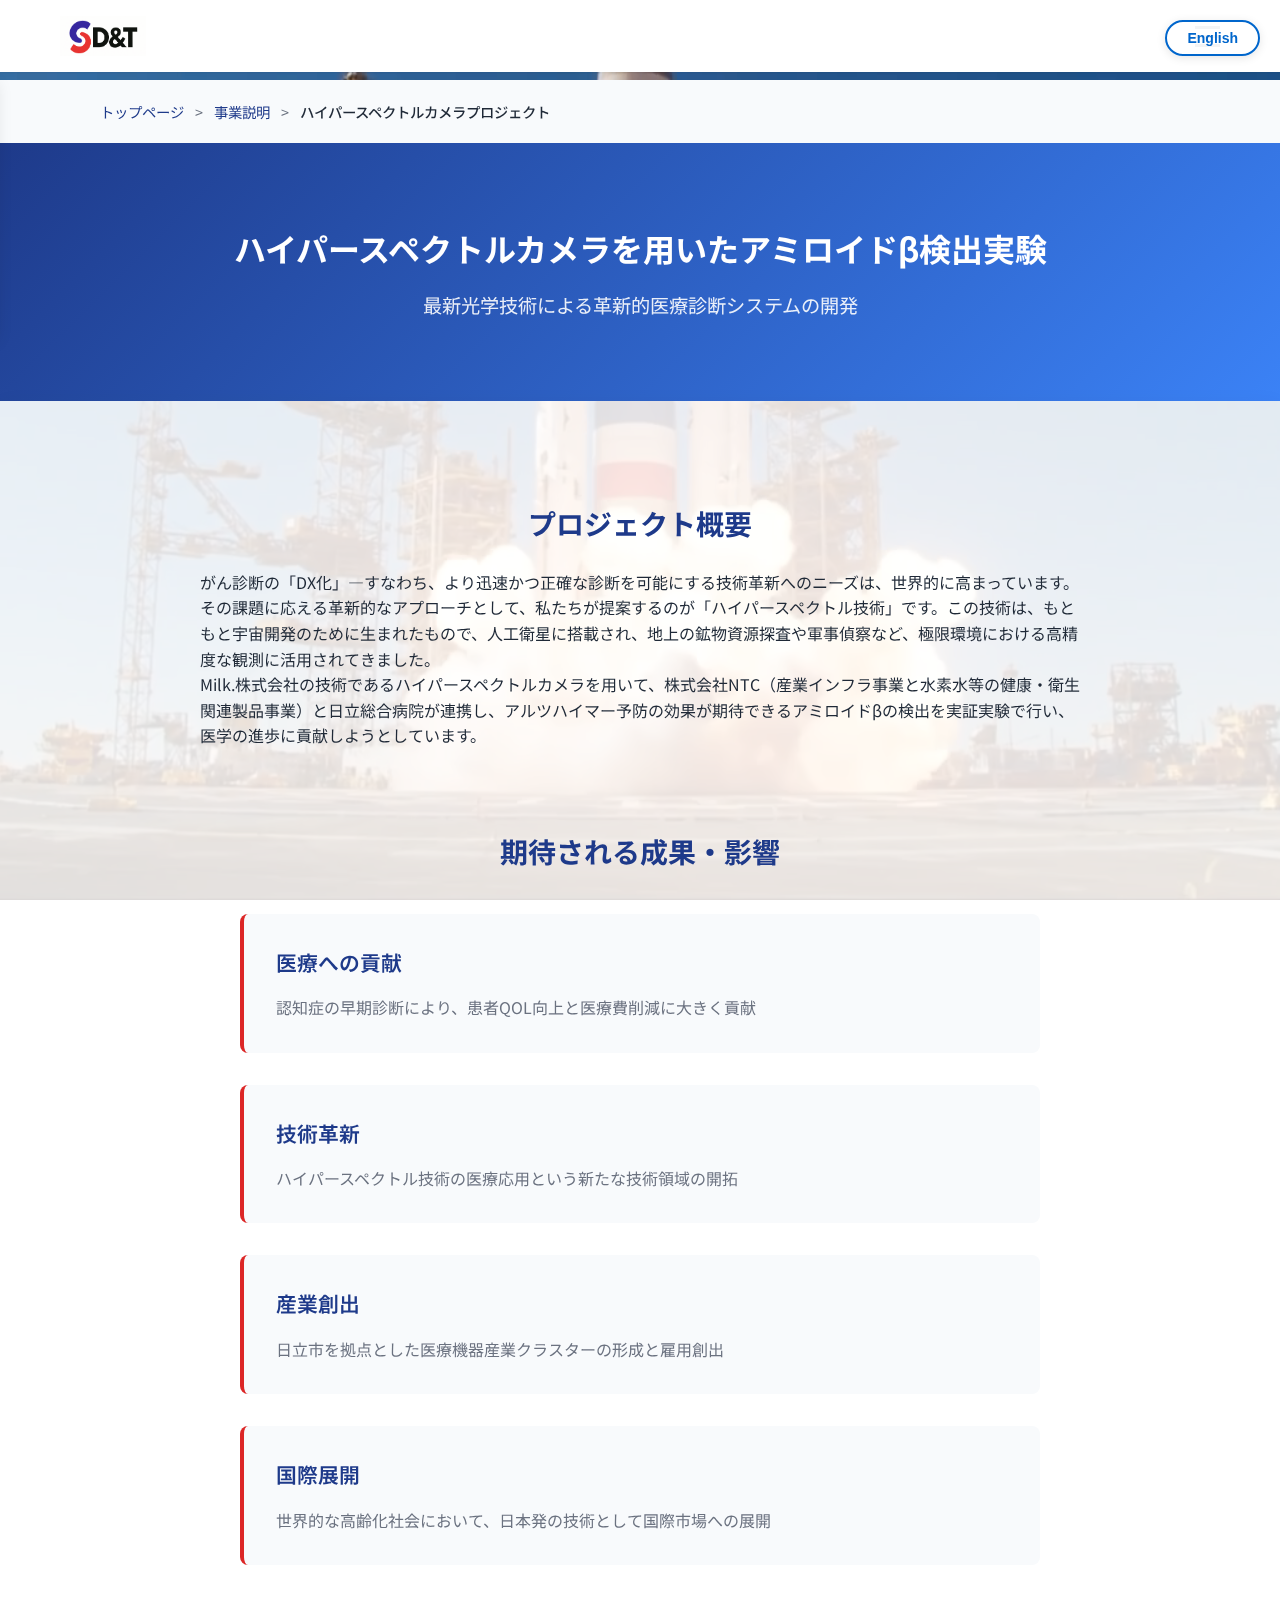
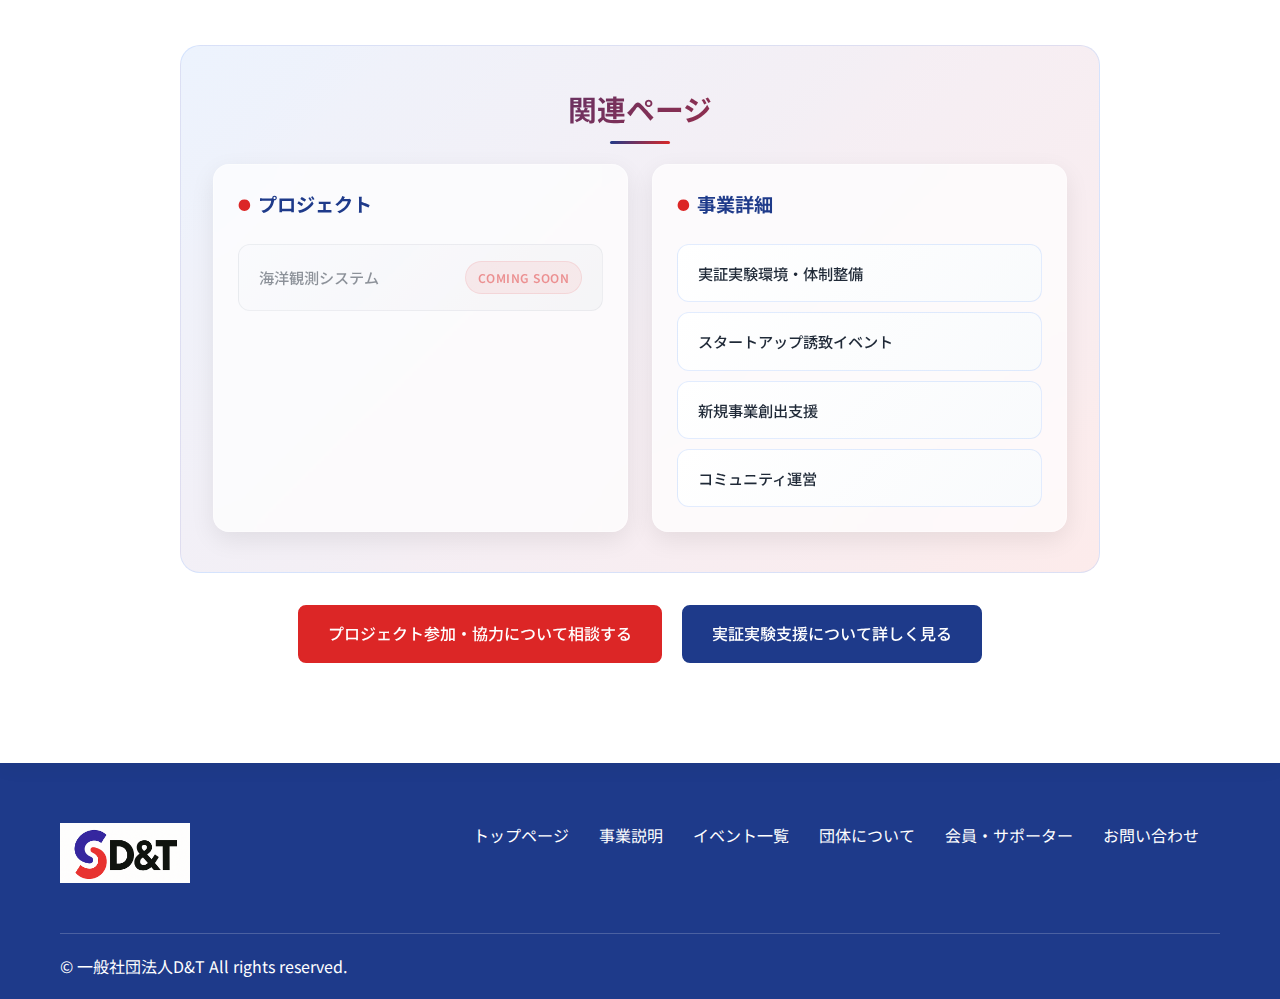
<file: project-hyperspectral.html>
<!DOCTYPE html>
<html lang="ja">
<head>
    <meta charset="UTF-8">
    <meta name="viewport" content="width=device-width, initial-scale=1.0">
    <title>ハイパースペクトルカメラプロジェクト - 一般社団法人D&T</title>
    <link rel="stylesheet" href="styles.css">
    <link href="https://fonts.googleapis.com/css2?family=Noto+Sans+JP:wght@300;400;500;700&display=swap" rel="stylesheet">
    <style>
        .lang-switch {
            position: fixed;
            top: 20px;
            right: 20px;
            z-index: 1001;
            background: rgba(255, 255, 255, 0.95);
            border: 2px solid #0066cc;
            border-radius: 25px;
            padding: 8px 20px;
            cursor: pointer;
            font-weight: 600;
            font-size: 14px;
            color: #0066cc;
            transition: all 0.3s ease;
            box-shadow: 0 2px 10px rgba(0, 0, 0, 0.1);
        }

        .lang-switch:hover {
            background: #0066cc;
            color: white;
            transform: translateY(-2px);
            box-shadow: 0 4px 15px rgba(0, 102, 204, 0.3);
        }

        .lang-ja, .lang-en {
            transition: opacity 0.3s ease;
        }

        html[lang="en"] .lang-ja {
            display: none;
        }

        html[lang="ja"] .lang-en {
            display: none;
        }
    </style>
</head>
<body>
    <!-- 言語切り替えボタン -->
    <button class="lang-switch" onclick="toggleLanguage()">
        <span class="lang-ja">English</span>
        <span class="lang-en">日本語</span>
    </button>


    <header>
        <nav class="navbar">
            <div class="nav-container">
                <div class="nav-logo">
                    <img src="images/logo.png" alt="一般社団法人D&T" class="logo-img">
                </div>
                <ul class="nav-menu">
                    <li><a href="index.html#home"><span class="lang-ja">トップページ</span><span class="lang-en">Home</span></a></li>
                    <li><a href="index.html#business"><span class="lang-ja">事業説明</span><span class="lang-en">Business</span></a></li>
                    <li><a href="index.html#events"><span class="lang-ja">イベント一覧</span><span class="lang-en">Events</span></a></li>
                    <li><a href="index.html#about"><span class="lang-ja">団体について</span><span class="lang-en">About</span></a></li>
                    <li><a href="index.html#membership"><span class="lang-ja">会員・サポーター</span><span class="lang-en">Membership</span></a></li>
                    <li><a href="index.html#contact" class="nav-cta"><span class="lang-ja">お問い合わせ</span><span class="lang-en">Contact</span></a></li>
                </ul>
                <div class="hamburger">
                    <span></span>
                    <span></span>
                    <span></span>
                </div>
            </div>
        </nav>
    </header>

    <main>
        <!-- 背景動画 -->
        <div class="background-video-container">
            <video class="background-video" autoplay muted loop playsinline preload="metadata">
                <source src="images/background-video.mp4" type="video/mp4">
                <!-- フォールバック用静止画 -->
                <img src="images/supporter.jpg" alt="Background" class="fallback-image">
            </video>
            <div class="video-overlay"></div>
        </div>
        
        <section class="breadcrumb">
            <div class="container">
                <nav class="breadcrumb-nav">
                    <a href="index.html"><span class="lang-ja">トップページ</span><span class="lang-en">Home</span></a>
                    <span class="separator">></span>
                    <a href="index.html#business"><span class="lang-ja">事業説明</span><span class="lang-en">Business</span></a>
                    <span class="separator">></span>
                    <span class="current"><span class="lang-ja">ハイパースペクトルカメラプロジェクト</span><span class="lang-en">Hyperspectral Camera Project</span></span>
                </nav>
            </div>
        </section>

        <section class="detail-hero">
            <div class="container">
                <h1 class="detail-title">
                    <span class="lang-ja">ハイパースペクトルカメラを用いたアミロイドβ検出実験</span>
                    <span class="lang-en">Amyloid-β Detection Using Hyperspectral Camera</span>
                </h1>
                <p class="detail-subtitle">
                    <span class="lang-ja">最新光学技術による革新的医療診断システムの開発</span>
                    <span class="lang-en">Innovative Medical Diagnostic System Using Advanced Optical Technology</span>
                </p>
            </div>
        </section>

        <section class="detail-content">
            <div class="container">
                <div class="content-section">
                    <h2><span class="lang-ja">プロジェクト概要</span><span class="lang-en">Project Overview</span></h2>
                    <p class="lang-ja">がん診断の「DX化」―すなわち、より迅速かつ正確な診断を可能にする技術革新へのニーズは、世界的に高まっています。その課題に応える革新的なアプローチとして、私たちが提案するのが「ハイパースペクトル技術」です。この技術は、もともと宇宙開発のために生まれたもので、人工衛星に搭載され、地上の鉱物資源探査や軍事偵察など、極限環境における高精度な観測に活用されてきました。</p>
                    <p class="lang-en">The need for "digital transformation" in cancer diagnostics—enabling faster and more accurate diagnosis—is growing globally. Our innovative approach is hyperspectral technology, originally developed for space exploration. Used in satellites for mineral exploration and reconnaissance, it now enables high-precision observation in extreme environments.</p>
                    <p class="lang-ja">Milk.株式会社の技術であるハイパースペクトルカメラを用いて、株式会社NTC（産業インフラ事業と水素水等の健康・衛生関連製品事業）と日立総合病院が連携し、アルツハイマー予防の効果が期待できるアミロイドβの検出を実証実験で行い、医学の進歩に貢献しようとしています。</p>
                    <p class="lang-en">Using Milk Corporation's hyperspectral camera technology, NTC Corporation (industrial infrastructure and health products) collaborates with Hitachi General Hospital to conduct PoC for detecting amyloid-β, which may help prevent Alzheimer's disease, contributing to medical advancement.</p>
                </div>


                <div class="content-section">
                    <h2><span class="lang-ja">期待される成果・影響</span><span class="lang-en">Expected Outcomes & Impact</span></h2>
                    <div class="target-areas">
                        <div class="area-item">
                            <h3><span class="lang-ja">医療への貢献</span><span class="lang-en">Healthcare Contribution</span></h3>
                            <p class="lang-ja">認知症の早期診断により、患者QOL向上と医療費削減に大きく貢献</p>
                            <p class="lang-en">Early dementia diagnosis improves patient QOL and reduces healthcare costs</p>
                        </div>
                        <div class="area-item">
                            <h3><span class="lang-ja">技術革新</span><span class="lang-en">Technological Innovation</span></h3>
                            <p class="lang-ja">ハイパースペクトル技術の医療応用という新たな技術領域の開拓</p>
                            <p class="lang-en">Pioneering medical applications of hyperspectral technology</p>
                        </div>
                        <div class="area-item">
                            <h3><span class="lang-ja">産業創出</span><span class="lang-en">Industry Creation</span></h3>
                            <p class="lang-ja">日立市を拠点とした医療機器産業クラスターの形成と雇用創出</p>
                            <p class="lang-en">Forming medical device industry cluster in Hitachi City and creating jobs</p>
                        </div>
                        <div class="area-item">
                            <h3><span class="lang-ja">国際展開</span><span class="lang-en">Global Expansion</span></h3>
                            <p class="lang-ja">世界的な高齢化社会において、日本発の技術として国際市場への展開</p>
                            <p class="lang-en">Expanding Japanese technology to global markets amid worldwide aging</p>
                        </div>
                    </div>
                </div>

                <div class="related-navigation">
                    <h3><span class="lang-ja">関連ページ</span><span class="lang-en">Related Pages</span></h3>
                    <div class="related-links">
                        <div class="related-section">
                            <h4><span class="lang-ja">プロジェクト</span><span class="lang-en">Projects</span></h4>
                            <div class="related-items">
                                <a href="project-ocean-observation.html" class="related-link disabled">
                                    <span class="link-title"><span class="lang-ja">海洋観測システム</span><span class="lang-en">Ocean Observation System</span></span>
                                    <span class="link-status">Coming Soon</span>
                                </a>
                            </div>
                        </div>
                        <div class="related-section">
                            <h4><span class="lang-ja">事業詳細</span><span class="lang-en">Services</span></h4>
                            <div class="related-items">
                                <a href="environment-detail.html" class="related-link"><span class="lang-ja">実証実験環境・体制整備</span><span class="lang-en">PoC Environment & Infrastructure</span></a>
                                <a href="event-detail.html" class="related-link"><span class="lang-ja">スタートアップ誘致イベント</span><span class="lang-en">Startup Attraction Events</span></a>
                                <a href="business-development-detail.html" class="related-link"><span class="lang-ja">新規事業創出支援</span><span class="lang-en">New Business Development</span></a>
                                <a href="community-detail.html" class="related-link"><span class="lang-ja">コミュニティ運営</span><span class="lang-en">Community Management</span></a>
                            </div>
                        </div>
                    </div>
                </div>

                <div class="contact-buttons">
                    <a href="https://forms.gle/ndo8gJfLiSaXxQmV7" class="btn btn-primary" target="_blank" rel="noopener noreferrer"><span class="lang-ja">プロジェクト参加・協力について相談する</span><span class="lang-en">Inquire About Project Participation</span></a>
                    <a href="index.html#business" class="btn btn-secondary"><span class="lang-ja">実証実験支援について詳しく見る</span><span class="lang-en">Learn More About PoC Support</span></a>
                </div>
            </div>
        </section>
    </main>

    <footer>
        <div class="footer-container">
            <div class="footer-content">
                <div class="footer-logo">
                    <img src="images/logo.png" alt="一般社団法人D&T" class="footer-logo-img">
                </div>
                <nav class="footer-nav">
                    <a href="index.html#home"><span class="lang-ja">トップページ</span><span class="lang-en">Home</span></a>
                    <a href="index.html#business"><span class="lang-ja">事業説明</span><span class="lang-en">Business</span></a>
                    <a href="index.html#events"><span class="lang-ja">イベント一覧</span><span class="lang-en">Events</span></a>
                    <a href="index.html#about"><span class="lang-ja">団体について</span><span class="lang-en">About</span></a>
                    <a href="index.html#membership"><span class="lang-ja">会員・サポーター</span><span class="lang-en">Membership</span></a>
                    <a href="index.html#contact"><span class="lang-ja">お問い合わせ</span><span class="lang-en">Contact</span></a>
                </nav>
            </div>
            <div class="footer-bottom">
                <p>&copy; <span class="lang-ja">一般社団法人D&T</span><span class="lang-en">D&T Association</span> All rights reserved.</p>
            </div>
        </div>
    </footer>

    <script>
        // ハンバーガーメニューの動作
        const hamburger = document.querySelector('.hamburger');
        const navMenu = document.querySelector('.nav-menu');

        hamburger.addEventListener('click', () => {
            hamburger.classList.toggle('active');
            navMenu.classList.toggle('active');
        });

        // 背景画像のカーソル連動動作
        document.addEventListener('mousemove', function(e) {
            const main = document.querySelector('main');
            if (main) {
                const x = (e.clientX / window.innerWidth) * 100;
                const y = (e.clientY / window.innerHeight) * 100;

                const offsetX = (x - 50) * 0.1;
                const offsetY = (y - 50) * 0.1;

                main.style.backgroundPosition = `${50 + offsetX}% ${50 + offsetY}%`;
            }
        });

        // 言語切り替え機能
        function toggleLanguage() {
            const html = document.documentElement;
            const currentLang = html.getAttribute('lang');
            const newLang = currentLang === 'ja' ? 'en' : 'ja';
            html.setAttribute('lang', newLang);

            // 言語設定をlocalStorageに保存
            localStorage.setItem('preferredLanguage', newLang);
        }

        // ページ読み込み時に保存された言語設定を適用
        document.addEventListener('DOMContentLoaded', () => {
            const savedLang = localStorage.getItem('preferredLanguage');
            if (savedLang) {
                document.documentElement.setAttribute('lang', savedLang);
            }
        });
    </script>
</body>
</html>
</file>
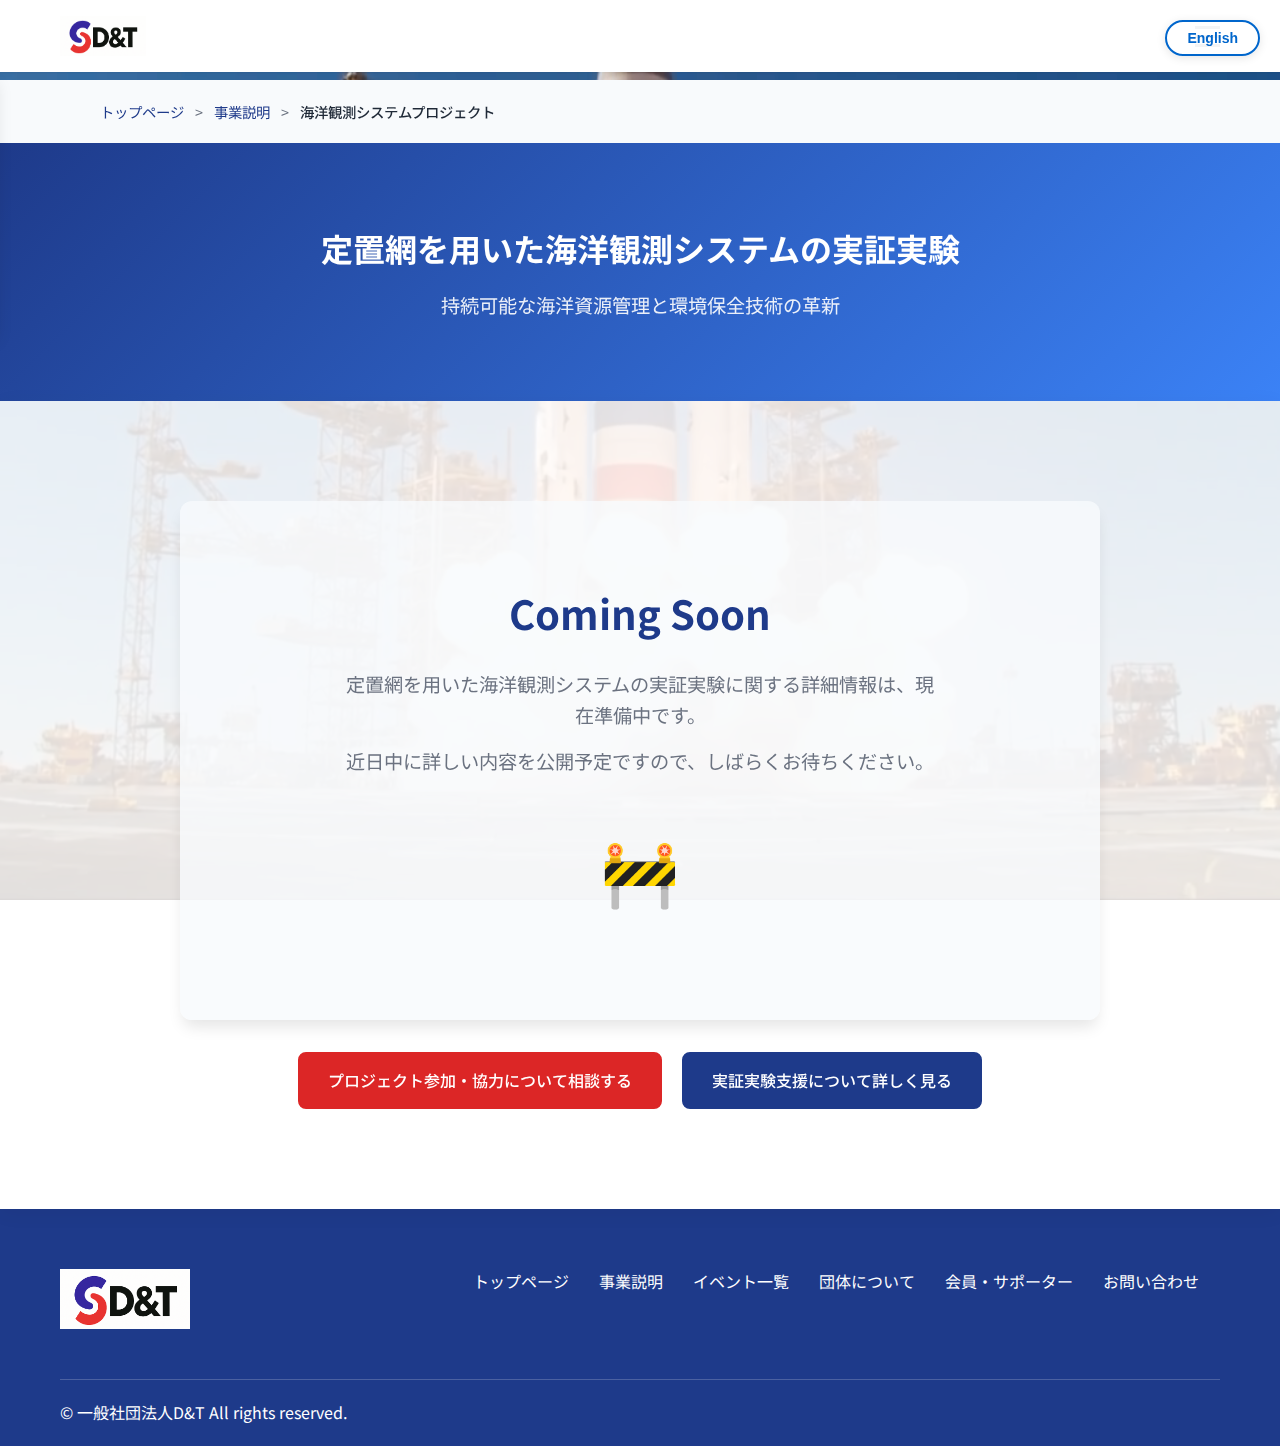
<file: project-ocean-observation.html>
<!DOCTYPE html>
<html lang="ja">
<head>
    <meta charset="UTF-8">
    <meta name="viewport" content="width=device-width, initial-scale=1.0">
    <title>海洋観測システムプロジェクト - 一般社団法人D&T</title>
    <link rel="stylesheet" href="styles.css">
    <link href="https://fonts.googleapis.com/css2?family=Noto+Sans+JP:wght@300;400;500;700&display=swap" rel="stylesheet">
    <style>
        .lang-switch {
            position: fixed;
            top: 20px;
            right: 20px;
            z-index: 1001;
            background: rgba(255, 255, 255, 0.95);
            border: 2px solid #0066cc;
            border-radius: 25px;
            padding: 8px 20px;
            cursor: pointer;
            font-weight: 600;
            font-size: 14px;
            color: #0066cc;
            transition: all 0.3s ease;
            box-shadow: 0 2px 10px rgba(0, 0, 0, 0.1);
        }

        .lang-switch:hover {
            background: #0066cc;
            color: white;
            transform: translateY(-2px);
            box-shadow: 0 4px 15px rgba(0, 102, 204, 0.3);
        }

        .lang-ja, .lang-en {
            transition: opacity 0.3s ease;
        }

        html[lang="en"] .lang-ja {
            display: none;
        }

        html[lang="ja"] .lang-en {
            display: none;
        }

        /* モバイル対応 - ハンバーガーメニューと重ならないように */
        @media (max-width: 768px) {
            .lang-switch {
                top: 20px;
                left: 20px;
                right: auto;
            }
        }
    </style>
</head>
<body>
    <!-- 言語切り替えボタン -->
    <button class="lang-switch" onclick="toggleLanguage()">
        <span class="lang-ja">English</span>
        <span class="lang-en">日本語</span>
    </button>


    <header>
        <nav class="navbar">
            <div class="nav-container">
                <div class="nav-logo">
                    <img src="images/logo.png" alt="一般社団法人D&T" class="logo-img">
                </div>
                <ul class="nav-menu">
                    <li><a href="index.html#home"><span class="lang-ja">トップページ</span><span class="lang-en">Home</span></a></li>
                    <li><a href="index.html#business"><span class="lang-ja">事業説明</span><span class="lang-en">Business</span></a></li>
                    <li><a href="index.html#events"><span class="lang-ja">イベント一覧</span><span class="lang-en">Events</span></a></li>
                    <li><a href="index.html#about"><span class="lang-ja">団体について</span><span class="lang-en">About</span></a></li>
                    <li><a href="index.html#membership"><span class="lang-ja">会員・サポーター</span><span class="lang-en">Membership</span></a></li>
                    <li><a href="index.html#contact" class="nav-cta"><span class="lang-ja">お問い合わせ</span><span class="lang-en">Contact</span></a></li>
                </ul>
                <div class="hamburger">
                    <span></span>
                    <span></span>
                    <span></span>
                </div>
            </div>
        </nav>
    </header>

    <main>
        <!-- 背景動画 -->
        <div class="background-video-container">
            <video class="background-video" autoplay muted loop playsinline preload="metadata">
                <source src="images/background-video.mp4" type="video/mp4">
                <!-- フォールバック用静止画 -->
                <img src="images/supporter.jpg" alt="Background" class="fallback-image">
            </video>
            <div class="video-overlay"></div>
        </div>
        
        <section class="breadcrumb">
            <div class="container">
                <nav class="breadcrumb-nav">
                    <a href="index.html"><span class="lang-ja">トップページ</span><span class="lang-en">Home</span></a>
                    <span class="separator">></span>
                    <a href="index.html#business"><span class="lang-ja">事業説明</span><span class="lang-en">Business</span></a>
                    <span class="separator">></span>
                    <span class="current"><span class="lang-ja">海洋観測システムプロジェクト</span><span class="lang-en">Ocean Observation System Project</span></span>
                </nav>
            </div>
        </section>

        <section class="detail-hero">
            <div class="container">
                <h1 class="detail-title"><span class="lang-ja">定置網を用いた海洋観測システムの実証実験</span><span class="lang-en">Ocean Observation System PoC Using Set Nets</span></h1>
                <p class="detail-subtitle"><span class="lang-ja">持続可能な海洋資源管理と環境保全技術の革新</span><span class="lang-en">Innovation in Sustainable Marine Resource Management and Environmental Conservation</span></p>
            </div>
        </section>

        <section class="detail-content">
            <div class="container">
                <div class="coming-soon-content">
                    <div class="coming-soon-message">
                        <h2>Coming Soon</h2>
                        <p class="lang-ja">定置網を用いた海洋観測システムの実証実験に関する詳細情報は、現在準備中です。</p>
                        <p class="lang-en">Detailed information about the Ocean Observation System PoC using set nets is currently under preparation.</p>
                        <p class="lang-ja">近日中に詳しい内容を公開予定ですので、しばらくお待ちください。</p>
                        <p class="lang-en">We will publish detailed information soon. Please stay tuned.</p>
                        <div class="coming-soon-icon">
                            <div class="icon-placeholder">🚧</div>
                        </div>
                    </div>
                </div>


                <div class="contact-buttons">
                    <a href="https://forms.gle/ndo8gJfLiSaXxQmV7" class="btn btn-primary" target="_blank" rel="noopener noreferrer"><span class="lang-ja">プロジェクト参加・協力について相談する</span><span class="lang-en">Inquire About Project Participation</span></a>
                    <a href="index.html#business" class="btn btn-secondary"><span class="lang-ja">実証実験支援について詳しく見る</span><span class="lang-en">Learn More About PoC Support</span></a>
                </div>
            </div>
        </section>
    </main>

    <footer>
        <div class="footer-container">
            <div class="footer-content">
                <div class="footer-logo">
                    <img src="images/logo.png" alt="一般社団法人D&T" class="footer-logo-img">
                </div>
                <nav class="footer-nav">
                    <a href="index.html#home"><span class="lang-ja">トップページ</span><span class="lang-en">Home</span></a>
                    <a href="index.html#business"><span class="lang-ja">事業説明</span><span class="lang-en">Business</span></a>
                    <a href="index.html#events"><span class="lang-ja">イベント一覧</span><span class="lang-en">Events</span></a>
                    <a href="index.html#about"><span class="lang-ja">団体について</span><span class="lang-en">About</span></a>
                    <a href="index.html#membership"><span class="lang-ja">会員・サポーター</span><span class="lang-en">Membership</span></a>
                    <a href="index.html#contact"><span class="lang-ja">お問い合わせ</span><span class="lang-en">Contact</span></a>
                </nav>
            </div>
            <div class="footer-bottom">
                <p>&copy; <span class="lang-ja">一般社団法人D&T</span><span class="lang-en">D&T Association</span> All rights reserved.</p>
            </div>
        </div>
    </footer>

    <script>
        // ハンバーガーメニューの動作
        const hamburger = document.querySelector('.hamburger');
        const navMenu = document.querySelector('.nav-menu');

        hamburger.addEventListener('click', () => {
            hamburger.classList.toggle('active');
            navMenu.classList.toggle('active');
        });

        // 言語切り替え機能
        function toggleLanguage() {
            const html = document.documentElement;
            const currentLang = html.getAttribute('lang');
            const newLang = currentLang === 'ja' ? 'en' : 'ja';
            html.setAttribute('lang', newLang);

            // 言語設定をlocalStorageに保存
            localStorage.setItem('preferredLanguage', newLang);
        }

        // ページ読み込み時に保存された言語設定を適用
        document.addEventListener('DOMContentLoaded', () => {
            const savedLang = localStorage.getItem('preferredLanguage');
            if (savedLang) {
                document.documentElement.setAttribute('lang', savedLang);
            }
        });

        // 背景画像のカーソル連動動作
        document.addEventListener('mousemove', function(e) {
            const main = document.querySelector('main');
            if (main) {
                const x = (e.clientX / window.innerWidth) * 100;
                const y = (e.clientY / window.innerHeight) * 100;

                const offsetX = (x - 50) * 0.1;
                const offsetY = (y - 50) * 0.1;

                main.style.backgroundPosition = `${50 + offsetX}% ${50 + offsetY}%`;
            }
        });
    </script>
</body>
</html>
</file>
<file: styles.css>
/* リセットCSS */
* {
    margin: 0;
    padding: 0;
    box-sizing: border-box;
}

/* カスタムプロパティ（CSS変数） */
:root {
    --primary-navy: #1e3a8a;
    --primary-red: #dc2626;
    --light-navy: #3b82f6;
    --light-red: #ef4444;
    --white: #ffffff;
    --light-gray: #f8fafc;
    --text-dark: #1f2937;
    --text-gray: #6b7280;
    
    --font-primary: 'Noto Sans JP', sans-serif;
    
    --shadow-sm: 0 1px 2px 0 rgb(0 0 0 / 0.05);
    --shadow-md: 0 4px 6px -1px rgb(0 0 0 / 0.1);
    --shadow-lg: 0 10px 15px -3px rgb(0 0 0 / 0.1);
    
    --border-radius: 8px;
    --border-radius-lg: 12px;
}

/* 基本スタイル */
body {
    font-family: var(--font-primary);
    line-height: 1.6;
    color: var(--text-dark);
    background-color: var(--white);
    padding-top: 80px; /* 固定ヘッダー用の余白 */
    scroll-behavior: smooth;
    overflow-x: hidden;
}

/* スクロールバーのカスタマイズ */
::-webkit-scrollbar {
    width: 8px;
}

::-webkit-scrollbar-track {
    background: var(--light-gray);
}

::-webkit-scrollbar-thumb {
    background: var(--primary-navy);
    border-radius: 4px;
}

::-webkit-scrollbar-thumb:hover {
    background: var(--light-navy);
}

/* メインコンテンツの背景動画 */
main {
    position: relative;
    min-height: 100vh;
}

/* 背景動画コンテナ */
.background-video-container {
    position: fixed;
    top: 0;
    left: 0;
    width: 100%;
    height: 100vh;
    z-index: -10;
    overflow: hidden;
}

/* 背景動画 */
.background-video {
    position: absolute;
    top: 50%;
    left: 50%;
    min-width: 100%;
    min-height: 100%;
    width: auto;
    height: auto;
    transform: translate(-50%, -50%);
    object-fit: cover;
}

/* 背景動画のフォールバック画像 */
.fallback-image {
    position: absolute;
    top: 0;
    left: 0;
    width: 100%;
    height: 100%;
    object-fit: cover;
    display: none;
}

/* 動画オーバーレイ */
.video-overlay {
    position: absolute;
    top: 0;
    left: 0;
    width: 100%;
    height: 100%;
    background: rgba(255, 255, 255, 0.2);
    z-index: -9;
}

/* ビデオの読み込み失敗時の対処 */
.background-video:not([src]) + .fallback-image,
.background-video[src=""]:not([src*=".mp4"]) + .fallback-image {
    display: block;
}

/* 動画読み込み最適化は HTML の preload 属性で処理 */

/* Safari対応の最適化 */
.background-video-container::before {
    content: '';
    position: absolute;
    top: 0;
    left: 0;
    right: 0;
    bottom: 0;
    background-color: #000;
    z-index: -3;
}

.container {
    max-width: 1200px;
    margin: 0 auto;
    padding: 0 20px;
    transition: padding 0.3s ease;
}

/* レスポンシブ余白調整 */
@media (min-width: 768px) {
    .container {
        padding: 0 40px;
    }
    
    section {
        padding: 100px 0;
    }
    
    .service-card {
        padding: 40px;
    }
}

@media (min-width: 1024px) {
    .container {
        padding: 0 60px;
    }
    
    section {
        padding: 120px 0;
    }
    
    .hero {
        padding: 140px 0 100px;
    }
    
    .service-card {
        padding: 48px;
    }
}

/* ボタンスタイル */
.btn {
    display: inline-flex;
    align-items: center;
    justify-content: center;
    padding: 14px 28px;
    border-radius: var(--border-radius);
    text-decoration: none;
    font-weight: 500;
    text-align: center;
    transition: all 0.3s ease;
    border: 2px solid transparent;
    cursor: pointer;
    min-height: 48px;
    white-space: nowrap;
}

.btn-primary {
    background-color: var(--primary-red);
    color: var(--white);
    border-color: var(--primary-red);
}

.btn-primary:hover {
    background-color: var(--light-red);
    border-color: var(--light-red);
    transform: translateY(-2px);
    box-shadow: var(--shadow-md);
}

.btn-secondary {
    background-color: var(--primary-navy);
    color: var(--white);
    border-color: var(--primary-navy);
}

.btn-secondary:hover {
    background-color: var(--light-navy);
    border-color: var(--light-navy);
    transform: translateY(-2px);
    box-shadow: var(--shadow-md);
}

/* セクション共通スタイル */
section {
    padding: 80px 0;
}

/* アニメーション用キーフレーム */
@keyframes fadeInUp {
    to {
        opacity: 1;
        transform: translateY(0);
    }
}

.section-header {
    text-align: center;
    margin-bottom: 60px;
}

.section-header h2 {
    font-size: 2rem;
    color: var(--primary-navy);
    margin-bottom: 16px;
    font-weight: 700;
}

.business-detail-cta {
    margin-top: 30px;
}

/* サービスカード用のスタイル追加 */
.service-link {
    margin-top: 16px;
    color: var(--primary-red);
    font-weight: 500;
    text-align: center;
    transition: color 0.3s ease;
}

.service-card:hover .service-link {
    color: var(--light-red);
}

.section-subtitle {
    font-size: 1.1rem;
    color: var(--text-gray);
}

/* 詳細ページ用スタイル */
.breadcrumb {
    background-color: var(--light-gray);
    padding: 20px 0;
}

.breadcrumb-nav {
    font-size: 0.9rem;
    color: var(--text-gray);
}

.breadcrumb-nav a {
    color: var(--primary-navy);
    text-decoration: none;
}

.breadcrumb-nav a:hover {
    text-decoration: underline;
}

.breadcrumb-nav .separator {
    margin: 0 8px;
}

.breadcrumb-nav .current {
    color: var(--text-dark);
    font-weight: 500;
}

.detail-hero {
    background: linear-gradient(135deg, var(--primary-navy) 0%, var(--light-navy) 100%);
    color: var(--white);
    padding: 80px 0;
    text-align: center;
}

.detail-title {
    font-size: 2rem;
    font-weight: 700;
    margin-bottom: 16px;
    text-align: center;
}

.detail-subtitle {
    font-size: 1.2rem;
    opacity: 0.9;
}

.detail-content {
    padding: 100px 0;
    background-color: rgba(255, 255, 255, 0.85);
    box-shadow: 0 4px 20px rgba(0, 0, 0, 0.05);
}

.detail-content .container {
    max-width: 1000px;
    margin: 0 auto;
    padding: 0 40px;
}

.content-section {
    margin-bottom: 80px;
    padding: 0 20px;
}

.content-section h2 {
    font-size: 1.75rem;
    color: var(--primary-navy);
    margin-bottom: 24px;
    font-weight: 700;
    text-align: center;
}

.content-section h3 {
    font-size: 1.5rem;
    color: var(--primary-navy);
    margin-bottom: 20px;
    margin-top: 32px;
    font-weight: 600;
    text-align: left;
}

.services-detail {
    display: grid;
    gap: 48px;
    margin-top: 48px;
    padding: 0 16px;
}

/* スマホ用サービス詳細スワイプ */
@media (max-width: 768px) {
    .services-detail {
        display: flex;
        overflow-x: auto;
        scroll-snap-type: x mandatory;
        -webkit-overflow-scrolling: touch;
        scrollbar-width: none;
        gap: 20px;
        padding: 20px;
        margin-left: 0;
        margin-right: 0;
    }

    .services-detail::-webkit-scrollbar {
        display: none;
    }

    .services-detail .service-detail-item {
        flex: 0 0 calc(100% - 80px);
        scroll-snap-align: center;
        max-width: 340px;
        min-width: 280px;
        margin-bottom: 0;
    }
}

/* 会員種別グリッドレイアウト */
.member-types-grid {
    display: grid;
    grid-template-columns: repeat(2, 1fr);
    gap: 40px;
    margin-top: 48px;
    padding: 0 16px;
}

/* スマホ用会員種別グリッドスワイプ */
@media (max-width: 768px) {
    .member-types-grid {
        display: flex;
        overflow-x: auto;
        scroll-snap-type: x mandatory;
        -webkit-overflow-scrolling: touch;
        scrollbar-width: none;
        gap: 20px;
        padding: 20px;
        margin-left: 0;
        margin-right: 0;
        grid-template-columns: unset;
    }

    .member-types-grid::-webkit-scrollbar {
        display: none;
    }

    .member-types-grid .member-type-card {
        flex: 0 0 calc(100% - 80px);
        scroll-snap-align: center;
        max-width: 340px;
        min-width: 280px;
    }
}

.member-type-card {
    background: var(--white);
    border-radius: var(--border-radius-lg);
    padding: 40px;
    box-shadow: var(--shadow-md);
    text-align: center;
    transition: transform 0.3s ease, box-shadow 0.3s ease;
}

.member-type-card:hover {
    transform: translateY(-8px);
    box-shadow: 0 12px 40px rgba(0, 0, 0, 0.15);
}

.member-icon {
    width: 80px;
    height: 80px;
    margin: 0 auto 24px;
    border-radius: 50%;
    display: flex;
    align-items: center;
    justify-content: center;
    position: relative;
}

.member-type-card:nth-child(1) .member-icon {
    background: linear-gradient(135deg, #1e3a8a, #3b82f6);
}

.member-type-card:nth-child(2) .member-icon {
    background: linear-gradient(135deg, #dc2626, #ef4444);
}

.member-type-card:nth-child(3) .member-icon {
    background: linear-gradient(135deg, #991b1b, #f87171);
}

.member-type-card:nth-child(4) .member-icon {
    background: linear-gradient(135deg, #1e40af, #60a5fa);
}

.member-icon .icon {
    width: 48px;
    height: 48px;
    filter: brightness(0) invert(1);
}

.member-type-card h3 {
    color: var(--primary-navy);
    margin-bottom: 16px;
    font-size: 1.4rem;
    font-weight: 600;
}

.member-description h4 {
    color: var(--primary-navy);
    font-size: 1.1rem;
    font-weight: 600;
    margin: 16px 0 8px 0;
    border-left: 3px solid var(--primary-red);
    padding-left: 12px;
}

.member-description h4:first-child {
    margin-top: 0;
}

.member-description p {
    color: var(--text-gray);
    line-height: 1.7;
    margin-bottom: 16px;
    font-size: 0.95rem;
}

.member-type-card p {
    color: var(--text-gray);
    line-height: 1.7;
    margin-bottom: 24px;
    text-align: left;
}

.member-type-card ul {
    text-align: left;
    margin-left: 20px;
    margin-bottom: 0;
}

.member-type-card li {
    color: var(--text-gray);
    margin-bottom: 12px;
    line-height: 1.6;
}

.service-detail-item {
    padding: 40px;
    background: var(--white);
    border-radius: var(--border-radius-lg);
    box-shadow: var(--shadow-md);
    margin-bottom: 24px;
}

.service-detail-item h3 {
    color: var(--primary-red);
    margin-bottom: 20px;
    margin-top: 0;
    font-size: 1.4rem;
    font-weight: 600;
    text-align: left;
}

.service-detail-item ul {
    margin-top: 16px;
    margin-left: 20px;
}

.service-detail-item li {
    margin-bottom: 8px;
    color: var(--text-gray);
}

.project-examples {
    display: grid;
    gap: 40px;
    margin-top: 40px;
}

/* スマホ用プロジェクト事例スワイプ */
@media (max-width: 768px) {
    .project-examples {
        display: flex;
        overflow-x: auto;
        scroll-snap-type: x mandatory;
        -webkit-overflow-scrolling: touch;
        scrollbar-width: none;
        gap: 20px;
        padding: 20px;
        margin-left: 0;
        margin-right: 0;
    }

    .project-examples::-webkit-scrollbar {
        display: none;
    }

    .project-examples .project-example {
        flex: 0 0 calc(100% - 80px);
        scroll-snap-align: center;
        max-width: 340px;
        min-width: 280px;
    }
}

/* 協業セッション写真 */
.session-photos {
    display: grid;
    grid-template-columns: 1fr 1fr;
    gap: 30px;
    margin-top: 30px;
}

/* スマホ用セッション写真スワイプ */
@media (max-width: 768px) {
    .session-photos {
        display: flex;
        overflow-x: auto;
        scroll-snap-type: x mandatory;
        -webkit-overflow-scrolling: touch;
        scrollbar-width: none;
        gap: 20px;
        padding: 20px;
        margin-left: 0;
        margin-right: 0;
    }

    .session-photos::-webkit-scrollbar {
        display: none;
    }

    .session-photos .photo-item {
        flex: 0 0 calc(100% - 80px);
        scroll-snap-align: center;
        max-width: 340px;
        min-width: 280px;
    }
}

.project-example {
    display: grid;
    grid-template-columns: 300px 1fr;
    gap: 32px;
    align-items: start;
    background: var(--white);
    border-radius: var(--border-radius-lg);
    box-shadow: var(--shadow-md);
    padding: 32px;
}

.project-image img {
    width: 100%;
    height: 200px;
    object-fit: cover;
    border-radius: var(--border-radius);
}

.project-details h3 {
    color: var(--primary-navy);
    margin-bottom: 20px;
    margin-top: 0;
    font-size: 1.3rem;
    font-weight: 600;
    text-align: left;
}

.project-status {
    display: flex;
    align-items: center;
    gap: 16px;
    margin-top: 20px;
}

.status-badge {
    padding: 6px 12px;
    border-radius: 20px;
    font-size: 0.8rem;
    font-weight: 500;
}

.status-badge.ongoing {
    background-color: #dcfce7;
    color: #166534;
}

.project-timeline {
    color: var(--text-gray);
    font-size: 0.9rem;
}

.process-flow {
    display: flex;
    flex-direction: column;
    gap: 20px;
    margin-top: 40px;
    align-items: center;
}

.process-step {
    display: flex;
    align-items: center;
    gap: 24px;
    background: var(--white);
    border-radius: var(--border-radius-lg);
    box-shadow: var(--shadow-sm);
    padding: 24px;
    width: 100%;
    max-width: 600px;
}

.step-number {
    background: var(--primary-red);
    color: var(--white);
    width: 40px;
    height: 40px;
    border-radius: 50%;
    display: flex;
    align-items: center;
    justify-content: center;
    font-weight: 700;
    flex-shrink: 0;
}

.step-content h3 {
    color: var(--primary-navy);
    margin-bottom: 12px;
    margin-top: 0;
    font-size: 1.2rem;
    font-weight: 600;
    text-align: left;
}

.step-content p {
    color: var(--text-gray);
    margin: 0;
}

.process-arrow {
    font-size: 1.5rem;
    color: var(--primary-red);
    font-weight: 700;
}

.target-areas {
    display: grid;
    grid-template-columns: 1fr;
    gap: 32px;
    margin-top: 40px;
    max-width: 800px;
    margin-left: auto;
    margin-right: auto;
}

.area-item {
    padding: 32px;
    background: var(--light-gray);
    border-radius: var(--border-radius);
    border-left: 4px solid var(--primary-red);
    width: 100%;
}

.area-item h3 {
    color: var(--primary-navy);
    margin-bottom: 16px;
    margin-top: 0;
    font-size: 1.3rem;
    font-weight: 600;
    text-align: left;
}

.area-item p {
    color: var(--text-gray);
    margin: 0;
}

.contact-buttons {
    display: flex;
    gap: 20px;
    justify-content: center;
    margin-top: 32px;
    align-items: stretch;
    flex-wrap: wrap;
}

/* モバイル対応のための背景動画最適化 */
@media (max-width: 768px) {
    /* モバイルでは動画の代わりに画像を使用（パフォーマンス向上） */
    .background-video {
        display: none;
    }
    
    .fallback-image {
        display: block;
    }
    
    /* モバイル端末でのスクロールパフォーマンス向上 */
    .background-video-container {
        position: absolute;
        background-attachment: scroll;
    }
    
    .project-example {
        grid-template-columns: 1fr;
    }
    
    .detail-title {
        font-size: 1.8rem;
    }
    
    .contact-buttons {
        flex-direction: column;
    }
    
    .target-areas {
        grid-template-columns: 1fr;
    }

    /* スマホ版の余白調整 */
    .container {
        padding: 0 20px;
    }

    /* スマホ版の行間調整 */
    body {
        line-height: 1.8;
    }

    p, li {
        line-height: 1.8;
    }

    /* スマホ版の画像フィット調整 */
    img {
        object-fit: cover;
    }
}

/* ヘッダー */
header {
    position: fixed;
    top: 0;
    width: 100%;
    background-color: var(--white);
    box-shadow: var(--shadow-sm);
    z-index: 1000;
}


.navbar {
    padding: 1rem 0;
}

.nav-container {
    max-width: 1200px;
    margin: 0 auto;
    padding: 0 20px;
    display: flex;
    justify-content: space-between;
    align-items: center;
}

.nav-logo h1 {
    font-size: 1.8rem;
    font-weight: 700;
    color: var(--primary-navy);
}

.logo-img {
    height: 40px;
    width: auto;
    object-fit: contain;
}

.nav-menu {
    position: fixed;
    left: -100%;
    top: 70px;
    flex-direction: column;
    background-color: var(--white);
    width: 100%;
    text-align: center;
    transition: 0.3s;
    box-shadow: var(--shadow-lg);
    padding: 20px 0;
    list-style: none;
    z-index: 999;
}

.nav-menu.active {
    left: 0;
}

.nav-menu li {
    margin: 10px 0;
}

.nav-menu a {
    text-decoration: none;
    color: var(--text-dark);
    font-weight: 500;
    transition: color 0.3s ease;
}

.nav-menu a:hover,
.nav-menu a.active {
    color: var(--primary-red);
}

.nav-cta {
    background-color: var(--primary-red);
    color: var(--white) !important;
    padding: 8px 16px;
    border-radius: var(--border-radius);
}

.nav-cta:hover {
    background-color: var(--light-red);
    color: var(--white) !important;
}

/* ハンバーガーメニュー */
.hamburger {
    display: flex;
    flex-direction: column;
    cursor: pointer;
}

.hamburger span {
    width: 25px;
    height: 3px;
    background-color: var(--text-dark);
    margin: 3px 0;
    transition: 0.3s;
}

.hamburger.active span:nth-child(1) {
    transform: rotate(45deg) translate(5px, 5px);
}

.hamburger.active span:nth-child(2) {
    opacity: 0;
}

.hamburger.active span:nth-child(3) {
    transform: rotate(-45deg) translate(7px, -6px);
}

/* ヒーローセクション */
.hero {
    padding: 120px 0 80px;
    background: rgba(248, 250, 252, 0.85);
    border-radius: 0;
    box-shadow: 0 4px 20px rgba(0, 0, 0, 0.1);
}

.hero-content {
    max-width: 1200px;
    margin: 0 auto;
    padding: 0 20px;
    display: grid;
    grid-template-columns: 1fr 1fr;
    gap: 60px;
    align-items: center;
}

.hero-title {
    font-size: 3rem;
    font-weight: 700;
    color: var(--primary-navy);
    margin-bottom: 24px;
    line-height: 1.2;
}

.hero-description {
    font-size: 1.1rem;
    color: var(--text-gray);
    margin-bottom: 32px;
    line-height: 1.8;
}

.hero-buttons {
    display: flex;
    gap: 20px;
    flex-wrap: wrap;
    align-items: stretch;
    justify-content: flex-start;
}

.hero-image {
    position: relative;
}

.hero-img {
    width: 100%;
    height: 400px;
    object-fit: cover;
    border-radius: var(--border-radius-lg);
    box-shadow: var(--shadow-lg);
}

/* 事業説明セクション */
.business {
    background-color: rgba(248, 250, 252, 0.8);
    box-shadow: 0 4px 20px rgba(0, 0, 0, 0.1);
}

.business-concept {
    display: grid;
    grid-template-columns: 1fr 1fr;
    gap: 60px;
    align-items: center;
    margin-bottom: 80px;
}

.concept-img {
    width: 100%;
    height: 300px;
    object-fit: cover;
    border-radius: var(--border-radius-lg);
    box-shadow: var(--shadow-md);
}

.concept-text h3 {
    font-size: 2rem;
    color: var(--primary-navy);
    margin-bottom: 16px;
}

.concept-text p {
    font-size: 1.1rem;
    line-height: 1.8;
    color: var(--text-gray);
}

.business-services h3 {
    font-size: 2rem;
    color: var(--primary-navy);
    text-align: center;
    margin-bottom: 40px;
}

.services-grid {
    display: grid;
    grid-template-columns: repeat(2, 1fr);
    gap: 32px;
    margin-bottom: 80px;
    align-items: stretch;
}

/* スマホ用スワイプ可能コンテナ */
@media (max-width: 768px) {
    .services-grid {
        display: flex;
        overflow-x: auto;
        scroll-snap-type: x mandatory;
        -webkit-overflow-scrolling: touch;
        scrollbar-width: none; /* Firefox */
        gap: 20px;
        padding: 20px;
        margin-left: 0;
        margin-right: 0;
    }

    .services-grid::-webkit-scrollbar {
        display: none; /* Chrome, Safari */
    }

    .services-grid .service-card {
        flex: 0 0 calc(100% - 80px);
        scroll-snap-align: center;
        max-width: 320px;
        min-width: 280px;
    }
}

.service-card {
    background-color: var(--white);
    padding: 32px;
    border-radius: var(--border-radius-lg);
    box-shadow: var(--shadow-md);
    transition: all 0.4s cubic-bezier(0.4, 0, 0.2, 1);
    display: flex;
    flex-direction: column;
    height: 100%;
    opacity: 1;
    transform: translateY(0);
}


/* スクロール時アニメーション用クラス */
.fade-in-on-scroll {
    opacity: 0;
    transform: translateY(30px);
    transition: all 0.8s cubic-bezier(0.4, 0, 0.2, 1);
}

.fade-in-on-scroll.visible {
    opacity: 1;
    transform: translateY(0);
}

.slide-in-left {
    opacity: 0;
    transform: translateX(-30px);
    transition: all 0.8s cubic-bezier(0.4, 0, 0.2, 1);
}

.slide-in-left.visible {
    opacity: 1;
    transform: translateX(0);
}

.slide-in-up {
    opacity: 0;
    transform: translateY(30px);
    transition: all 0.6s cubic-bezier(0.4, 0, 0.2, 1);
}

.slide-in-up.visible {
    opacity: 1;
    transform: translateY(0);
}

.service-card:hover {
    transform: translateY(-8px);
    box-shadow: 0 20px 25px -5px rgb(0 0 0 / 0.15), 0 10px 10px -5px rgb(0 0 0 / 0.1);
}

.service-icon {
    margin-bottom: 20px;
}

.service-icon img {
    width: 100%;
    height: 200px;
    object-fit: cover;
    border-radius: var(--border-radius);
}

.service-card h4 {
    font-size: 1.3rem;
    color: var(--primary-navy);
    margin-bottom: 12px;
    text-align: center;
}

.service-card p {
    color: var(--text-gray);
    line-height: 1.6;
    flex: 1;
    margin-bottom: 16px;
}

.projects h3 {
    font-size: 2rem;
    color: var(--primary-navy);
    text-align: center;
    margin-bottom: 40px;
}

.project-list {
    display: grid;
    gap: 30px;
}

/* スマホ用プロジェクトリストスワイプ */
@media (max-width: 768px) {
    .project-list {
        display: flex;
        overflow-x: auto;
        scroll-snap-type: x mandatory;
        -webkit-overflow-scrolling: touch;
        scrollbar-width: none;
        gap: 20px;
        padding: 20px;
        margin-left: 0;
        margin-right: 0;
    }

    .project-list::-webkit-scrollbar {
        display: none;
    }

    .project-list .project-item {
        flex: 0 0 calc(100% - 80px);
        scroll-snap-align: center;
        max-width: 340px;
        min-width: 280px;
        grid-template-columns: 1fr;
        text-align: center;
    }
}

.project-item {
    display: grid;
    grid-template-columns: 300px 1fr;
    gap: 30px;
    background-color: var(--white);
    padding: 30px;
    border-radius: var(--border-radius-lg);
    box-shadow: var(--shadow-md);
    align-items: center;
    transition: all 0.4s cubic-bezier(0.4, 0, 0.2, 1);
    opacity: 1;
    transform: translateX(0);
}


.project-item:hover {
    transform: translateY(-3px);
    box-shadow: 0 15px 30px -5px rgb(0 0 0 / 0.15), 0 5px 15px -5px rgb(0 0 0 / 0.1);
}

.project-item img {
    width: 100%;
    height: 200px;
    object-fit: cover;
    border-radius: var(--border-radius);
}

.project-content h4 {
    font-size: 1.3rem;
    color: var(--primary-navy);
    margin-bottom: 12px;
}

.project-content p {
    color: var(--text-gray);
    line-height: 1.6;
}

/* 団体についてセクション */
.about {
    background-color: rgba(255, 255, 255, 0.95);
    box-shadow: 0 4px 20px rgba(0, 0, 0, 0.1);
}

.representative-message {
    margin-bottom: 80px;
}

.representative-message h3 {
    font-size: 2rem;
    color: var(--primary-navy);
    text-align: center;
    margin-bottom: 40px;
}

.message-content {
    max-width: 900px;
    margin: 0 auto;
    text-align: center;
}

.representative-photo {
    width: 100%;
    height: 300px;
    object-fit: cover;
    border-radius: var(--border-radius-lg);
    box-shadow: var(--shadow-md);
}

.message-text p {
    font-size: 1rem;
    line-height: 1.8;
    color: var(--text-gray);
    margin-bottom: 20px;
}

.board-members h3 {
    font-size: 2rem;
    color: var(--primary-navy);
    text-align: center;
    margin-bottom: 40px;
}

.members-grid {
    display: grid;
    grid-template-columns: repeat(auto-fit, minmax(250px, 1fr));
    gap: 30px;
    margin-bottom: 80px;
}

.member-card {
    background-color: var(--light-gray);
    padding: 30px;
    border-radius: var(--border-radius-lg);
    text-align: center;
    transition: transform 0.3s ease;
}

.member-card:hover {
    transform: translateY(-5px);
}

.member-photo {
    width: 120px;
    height: 120px;
    object-fit: cover;
    border-radius: 50%;
    margin: 0 auto 20px;
    border: 3px solid var(--primary-navy);
}

.member-info h4 {
    color: var(--primary-red);
    font-size: 0.9rem;
    margin-bottom: 5px;
}

.member-info h5 {
    color: var(--primary-navy);
    font-size: 1.2rem;
    margin-bottom: 10px;
}

.member-info p {
    color: var(--text-gray);
    font-size: 0.9rem;
}

.members-grid {
    display: grid;
    grid-template-columns: repeat(3, 1fr);
    gap: 25px;
    max-width: 1000px;
    margin: 0 auto 80px;
}

/* スマホ用理事グリッドスワイプ */
@media (max-width: 768px) {
    .members-grid {
        display: flex;
        overflow-x: auto;
        scroll-snap-type: x mandatory;
        -webkit-overflow-scrolling: touch;
        scrollbar-width: none;
        gap: 15px;
        margin: 0 0 60px 0;
        padding: 20px;
    }

    .members-grid::-webkit-scrollbar {
        display: none;
    }

    .members-grid .member-item {
        flex: 0 0 calc(100% - 100px);
        scroll-snap-align: center;
        max-width: 300px;
        min-width: 260px;
        margin-bottom: 0;
    }
}

.member-item {
    display: flex;
    align-items: center;
    background: var(--white);
    border-radius: var(--border-radius);
    box-shadow: var(--shadow-sm);
    margin-bottom: 20px;
    padding: 25px 30px;
    transition: all 0.3s ease;
    border-left: 4px solid transparent;
}

.member-item:hover {
    transform: translateY(-2px);
    box-shadow: var(--shadow-md);
    border-left-color: var(--primary-red);
}

.member-role {
    background: linear-gradient(135deg, var(--primary-navy), var(--light-navy));
    color: var(--white);
    padding: 8px 16px;
    border-radius: 20px;
    font-size: 0.9rem;
    font-weight: 600;
    min-width: 60px;
    text-align: center;
    margin-right: 25px;
}

.member-details h4 {
    color: var(--primary-navy);
    font-size: 1.3rem;
    margin-bottom: 5px;
    font-weight: 700;
}

.member-details p {
    color: var(--text-gray);
    font-size: 1rem;
    margin: 0;
}

.organization-info h3 {
    font-size: 2rem;
    color: var(--primary-navy);
    text-align: center;
    margin-bottom: 40px;
}

.info-grid {
    display: grid;
    gap: 20px;
    max-width: 600px;
    margin: 0 auto;
}

.info-item {
    display: grid;
    grid-template-columns: 150px 1fr;
    padding: 20px;
    background-color: var(--light-gray);
    border-radius: var(--border-radius);
}

.info-item strong {
    color: var(--primary-navy);
    font-weight: 600;
}

.info-item span {
    color: var(--text-gray);
}

/* 会員・サポーターセクション */
.membership {
    background-color: rgba(248, 250, 252, 0.8);
    box-shadow: 0 4px 20px rgba(0, 0, 0, 0.1);
}

.membership-overview {
    text-align: center;
    margin-bottom: 60px;
}

.membership-overview p {
    font-size: 1.1rem;
    line-height: 1.8;
    color: var(--text-gray);
    max-width: 800px;
    margin: 0 auto;
}

.membership-types {
    display: grid;
    grid-template-columns: repeat(auto-fit, minmax(350px, 1fr));
    gap: 32px;
    margin-bottom: 80px;
    background-color: rgba(248, 250, 252, 0.6);
    padding: 60px 40px;
    border-radius: var(--border-radius-lg);
    box-shadow: 0 4px 20px rgba(0, 0, 0, 0.08);
}

/* スマホ用会員カードスワイプ */
@media (max-width: 768px) {
    .membership-types {
        display: flex;
        overflow-x: auto;
        scroll-snap-type: x mandatory;
        -webkit-overflow-scrolling: touch;
        scrollbar-width: none;
        gap: 20px;
        padding: 30px 20px;
        margin-left: 0;
        margin-right: 0;
    }

    .membership-types::-webkit-scrollbar {
        display: none;
    }

    .membership-types .membership-card {
        flex: 0 0 calc(100% - 80px);
        scroll-snap-align: center;
        max-width: 320px;
        min-width: 280px;
    }
}

.membership-card {
    background-color: var(--white);
    border-radius: var(--border-radius-lg);
    overflow: hidden;
    box-shadow: 0 8px 25px rgba(0, 0, 0, 0.12);
    border: 2px solid rgba(255, 255, 255, 0.8);
    transition: all 0.3s ease;
}

.membership-card:hover {
    transform: translateY(-10px);
    box-shadow: 0 12px 40px rgba(0, 0, 0, 0.18);
    border-color: rgba(255, 255, 255, 1);
}

.card-header {
    padding: 30px;
    text-align: center;
}

.card-header.standard {
    background: linear-gradient(135deg, #1e3a8a, #3b82f6);
    color: var(--white);
}

.card-header.premium {
    background: linear-gradient(135deg, #dc2626, #ef4444);
    color: var(--white);
}

.card-header.cloud {
    background: linear-gradient(135deg, #991b1b, #f87171);
    color: var(--white);
}

.card-header.supporter {
    background: linear-gradient(135deg, #1e40af, #60a5fa);
    color: var(--white);
}

.card-header h3 {
    font-size: 1.8rem;
    margin-bottom: 10px;
    text-align: center;
}

.card-header .target {
    font-size: 1rem;
    opacity: 0.9;
}

.card-image img {
    width: 100%;
    height: 200px;
    object-fit: cover;
}

.card-content {
    padding: 30px;
}

.card-content h4 {
    color: var(--primary-navy);
    font-size: 1.3rem;
    margin-bottom: 20px;
}

.card-content ul {
    list-style: none;
}

.card-content li {
    position: relative;
    padding-left: 20px;
    margin-bottom: 12px;
    color: var(--text-gray);
    line-height: 1.6;
}

.card-content li::before {
    content: "✓";
    position: absolute;
    left: 0;
    color: var(--primary-red);
    font-weight: bold;
}

.supporter-section {
    margin-bottom: 60px;
}

.supporter-content {
    display: grid;
    grid-template-columns: 1fr 1fr;
    gap: 60px;
    align-items: center;
    background-color: var(--white);
    padding: 40px;
    border-radius: var(--border-radius-lg);
    box-shadow: var(--shadow-md);
}

.supporter-text h3 {
    font-size: 2rem;
    color: var(--primary-navy);
    margin-bottom: 20px;
}

.supporter-text p {
    font-size: 1.1rem;
    line-height: 1.8;
    color: var(--text-gray);
    margin-bottom: 30px;
}

.supporter-benefits h4 {
    color: var(--primary-navy);
    font-size: 1.3rem;
    margin-bottom: 15px;
}

.supporter-benefits ul {
    list-style: none;
}

.supporter-benefits li {
    position: relative;
    padding-left: 20px;
    margin-bottom: 10px;
    color: var(--text-gray);
}

.supporter-benefits li::before {
    content: "✓";
    position: absolute;
    left: 0;
    color: var(--primary-red);
    font-weight: bold;
}

.supporter-image img {
    width: 100%;
    height: 300px;
    object-fit: cover;
    border-radius: var(--border-radius);
}

.membership-cta {
    grid-column: 1 / -1;
    text-align: center;
    margin-top: 40px;
    padding-top: 40px;
    border-top: 1px solid rgba(0, 0, 0, 0.1);
}

.membership-cta .btn {
    width: 100%;
    max-width: 400px;
    padding: 16px 32px;
    font-size: 1.1rem;
}

.membership-cta p {
    font-size: 1.1rem;
    color: var(--text-gray);
    margin-bottom: 30px;
}

/* イベント一覧 */
.events {
    background-color: rgba(248, 250, 252, 0.8);
    padding: 100px 0;
    box-shadow: 0 4px 20px rgba(0, 0, 0, 0.1);
}

.events-content {
    max-width: 1000px;
    margin: 0 auto;
}

.event-categories {
    display: flex;
    justify-content: center;
    margin-bottom: 40px;
    border-bottom: 1px solid #e5e7eb;
}

.category-tab {
    padding: 15px 30px;
    cursor: pointer;
    border-bottom: 3px solid transparent;
    font-weight: 500;
    color: var(--text-gray);
    transition: all 0.3s ease;
}

.category-tab.active {
    color: var(--primary-red);
    border-bottom-color: var(--primary-red);
}

.category-tab:hover {
    color: var(--primary-red);
}

.events-list {
    margin-bottom: 60px;
}

.event-card {
    display: flex;
    background: var(--white);
    border-radius: var(--border-radius-lg);
    box-shadow: var(--shadow-md);
    margin-bottom: 30px;
    overflow: hidden;
    transition: all 0.3s ease;
    position: relative;
    align-items: stretch;
}

.event-card:hover {
    transform: translateY(-5px);
    box-shadow: var(--shadow-lg);
}

.event-image {
    flex-shrink: 0;
    width: 250px;
    overflow: hidden;
}

.event-image img {
    width: 100%;
    height: 100%;
    object-fit: cover;
    transition: transform 0.3s ease;
}

.event-card:hover .event-image img {
    transform: scale(1.05);
}

.event-date {
    background: linear-gradient(135deg, var(--primary-navy), var(--light-navy));
    color: var(--white);
    padding: 30px 25px;
    text-align: center;
    min-width: 120px;
    display: flex;
    flex-direction: column;
    justify-content: center;
}

.event-date .month {
    font-size: 1.2rem;
    font-weight: 700;
    text-transform: uppercase;
}

.event-date .day {
    font-size: 2.5rem;
    font-weight: 700;
    margin: 5px 0;
}

.event-date .year {
    font-size: 1rem;
    opacity: 0.9;
}

.event-content {
    flex: 1;
    padding: 30px;
}

.event-content h3 {
    color: var(--primary-navy);
    font-size: 1.5rem;
    font-weight: 700;
    margin-bottom: 15px;
}

.event-description {
    color: var(--text-dark);
    line-height: 1.6;
    margin-bottom: 20px;
}

.event-details {
    display: flex;
    gap: 30px;
    margin-bottom: 15px;
}

.event-location,
.event-time {
    display: flex;
    align-items: center;
    gap: 8px;
}

.detail-label {
    font-weight: 600;
    color: var(--primary-navy);
    min-width: 50px;
}

.event-tags {
    display: flex;
    flex-wrap: wrap;
    gap: 10px;
}

.tag {
    background: var(--light-gray);
    color: var(--text-gray);
    padding: 5px 12px;
    border-radius: 20px;
    font-size: 0.85rem;
    font-weight: 500;
}

.event-status {
    position: absolute;
    top: 20px;
    right: 20px;
    padding: 8px 16px;
    border-radius: 20px;
    font-size: 0.85rem;
    font-weight: 600;
}

.event-status.upcoming {
    background: var(--primary-red);
    color: var(--white);
}

.event-status.coming-soon {
    background: var(--primary-navy);
    color: var(--white);
}

.event-status.completed {
    background: #6b7280;
    color: var(--white);
}

.events-cta {
    text-align: center;
    background: var(--white);
    padding: 40px;
    border-radius: var(--border-radius-lg);
    box-shadow: var(--shadow-sm);
}

.events-cta p {
    font-size: 1.1rem;
    color: var(--text-dark);
    margin-bottom: 25px;
}

/* お問い合わせセクション */
.contact {
    background-image: url('images/para.png');
    background-attachment: fixed;
    background-position: center;
    background-repeat: no-repeat;
    background-size: cover;
    position: relative;
}

.contact::before {
    content: '';
    position: absolute;
    top: 0;
    left: 0;
    right: 0;
    bottom: 0;
    background: rgba(30, 58, 138, 0.85);
    z-index: 1;
}

.contact .container {
    position: relative;
    z-index: 2;
}

.contact .section-header h2,
.contact .section-subtitle {
    color: var(--white);
}

.contact-content {
    display: grid;
    grid-template-columns: 1fr 1fr;
    gap: 60px;
}

.contact-info h3 {
    font-size: 1.8rem;
    color: var(--white);
    margin-bottom: 32px;
    margin-top: 0;
    font-weight: 600;
    text-align: left;
}

.contact-types {
    list-style: none;
}

.contact-types li {
    position: relative;
    padding-left: 25px;
    margin-bottom: 15px;
    color: rgba(255, 255, 255, 0.9);
    font-size: 1.1rem;
    line-height: 1.6;
}

.contact-types li::before {
    content: "●";
    position: absolute;
    left: 0;
    color: var(--light-red);
}

.contact-form {
    background-color: var(--light-gray);
    padding: 40px;
    border-radius: var(--border-radius-lg);
}

.form-placeholder {
    text-align: center;
}

.form-placeholder h3 {
    font-size: 1.8rem;
    color: var(--primary-navy);
    margin-bottom: 24px;
    margin-top: 0;
    font-weight: 600;
    text-align: left;
}

.form-placeholder p {
    color: var(--text-gray);
    margin-bottom: 30px;
    line-height: 1.6;
}

.google-form-btn {
    font-size: 1.1rem;
    padding: 16px 32px;
    margin-bottom: 15px;
}

.form-note {
    font-size: 0.9rem;
    color: var(--text-gray);
    font-style: italic;
}

/* 関連ナビゲーション */
.related-navigation {
    background: linear-gradient(135deg, rgba(59, 130, 246, 0.08) 0%, rgba(220, 38, 38, 0.08) 100%);
    border-radius: 20px;
    padding: 40px 32px;
    border: 1px solid rgba(59, 130, 246, 0.15);
    position: relative;
    overflow: hidden;
}

.related-navigation::before {
    content: '';
    position: absolute;
    top: -2px;
    left: -2px;
    right: -2px;
    bottom: -2px;
    background: linear-gradient(135deg, var(--primary-navy), var(--primary-red));
    border-radius: 22px;
    z-index: -1;
    opacity: 0.1;
}

.related-navigation h3 {
    font-size: 1.8rem;
    background: linear-gradient(135deg, var(--primary-navy), var(--primary-red));
    background-clip: text;
    -webkit-background-clip: text;
    -webkit-text-fill-color: transparent;
    margin-bottom: 32px;
    font-weight: 700;
    text-align: center;
    position: relative;
}

.related-navigation h3::after {
    content: '';
    position: absolute;
    bottom: -12px;
    left: 50%;
    transform: translateX(-50%);
    width: 60px;
    height: 3px;
    background: linear-gradient(135deg, var(--primary-navy), var(--primary-red));
    border-radius: 2px;
}

.related-links {
    display: grid;
    grid-template-columns: repeat(auto-fit, minmax(300px, 1fr));
    gap: 24px;
}

.related-section {
    background: rgba(255, 255, 255, 0.7);
    border-radius: 16px;
    padding: 24px;
    backdrop-filter: blur(10px);
    border: 1px solid rgba(255, 255, 255, 0.3);
    box-shadow: 0 8px 24px rgba(0, 0, 0, 0.08);
}

.related-section h4 {
    font-size: 1.2rem;
    color: var(--primary-navy);
    margin-bottom: 24px;
    margin-top: 0;
    font-weight: 700;
    position: relative;
    padding-left: 20px;
    text-align: left;
}

.related-section h4::before {
    content: '●';
    position: absolute;
    left: 0;
    color: var(--primary-red);
    font-size: 0.8rem;
    top: 50%;
    transform: translateY(-50%);
}

.related-items {
    display: flex;
    flex-direction: column;
    gap: 10px;
}

.related-link {
    display: flex;
    justify-content: space-between;
    align-items: center;
    padding: 16px 20px;
    background: linear-gradient(135deg, rgba(255, 255, 255, 0.9) 0%, rgba(248, 250, 252, 0.9) 100%);
    border: 1px solid rgba(59, 130, 246, 0.15);
    border-radius: 12px;
    text-decoration: none;
    color: var(--text-dark);
    transition: all 0.4s ease;
    font-size: 0.95rem;
    font-weight: 500;
    position: relative;
    overflow: hidden;
}

.related-link::before {
    content: '';
    position: absolute;
    top: 0;
    left: 0;
    width: 0;
    height: 100%;
    background: linear-gradient(135deg, rgba(59, 130, 246, 0.1), rgba(220, 38, 38, 0.1));
    transition: width 0.4s ease;
    z-index: -1;
}

.related-link:hover:not(.disabled)::before {
    width: 100%;
}

.related-link:hover:not(.disabled) {
    border-color: var(--primary-red);
    transform: translateY(-3px);
    box-shadow: 0 12px 28px rgba(59, 130, 246, 0.15);
    color: var(--primary-navy);
}

.related-link.disabled {
    opacity: 0.5;
    cursor: not-allowed;
    background: linear-gradient(135deg, rgba(248, 250, 252, 0.6) 0%, rgba(229, 231, 235, 0.6) 100%);
    border-color: rgba(156, 163, 175, 0.3);
}

.related-link.disabled:hover {
    transform: none;
    box-shadow: none;
}

.link-title {
    flex: 1;
    font-weight: 500;
}

.link-status {
    font-size: 0.75rem;
    font-weight: 600;
    background: linear-gradient(135deg, rgba(220, 38, 38, 0.15), rgba(239, 68, 68, 0.15));
    color: var(--primary-red);
    padding: 6px 12px;
    border-radius: 20px;
    border: 1px solid rgba(220, 38, 38, 0.2);
    text-transform: uppercase;
    letter-spacing: 0.5px;
}

/* Coming Soon スタイル */
.service-link.coming-soon {
    color: var(--text-gray);
    font-style: italic;
    opacity: 0.7;
}

.project-item:has(.service-link.coming-soon) {
    opacity: 0.8;
    cursor: default !important;
}

.project-item:has(.service-link.coming-soon):hover {
    transform: none;
}

.coming-soon-content {
    text-align: center;
    padding: 80px 20px;
    background-color: rgba(248, 250, 252, 0.8);
    border-radius: var(--border-radius-lg);
    box-shadow: var(--shadow-lg);
}

.coming-soon-message h2 {
    font-size: 2.5rem;
    color: var(--primary-navy);
    margin-bottom: 24px;
    font-weight: 700;
}

.coming-soon-message p {
    font-size: 1.2rem;
    color: var(--text-gray);
    margin-bottom: 16px;
    line-height: 1.6;
    max-width: 600px;
    margin-left: auto;
    margin-right: auto;
}

.coming-soon-icon {
    margin-top: 40px;
}

.icon-placeholder {
    font-size: 4rem;
    margin-bottom: 20px;
}

@media (max-width: 768px) {
    .related-links {
        grid-template-columns: 1fr;
        gap: 20px;
    }
    
    .related-navigation {
        padding: 32px 20px;
        border-radius: 16px;
    }
    
    .related-navigation h3 {
        font-size: 1.5rem;
        margin-bottom: 24px;
    }
    
    .related-section {
        padding: 20px;
        border-radius: 12px;
    }
    
    .related-link {
        padding: 14px 16px;
        font-size: 0.9rem;
        border-radius: 10px;
    }
    
    .related-section h4 {
        font-size: 1.1rem;
        margin-bottom: 16px;
    }

    /* 会員種別カード モバイル対応 */
    .member-type-card {
        padding: 32px 24px;
    }

    .member-icon {
        width: 64px;
        height: 64px;
        margin-bottom: 20px;
    }

    .member-icon .icon {
        width: 36px;
        height: 36px;
    }

    .member-type-card h3 {
        font-size: 1.3rem;
        margin-bottom: 14px;
    }
}

/* 会員カードデザイン（写真付き） */
.membership-card {
    background-color: var(--white);
    border-radius: var(--border-radius-lg);
    overflow: hidden;
    box-shadow: 0 8px 25px rgba(0, 0, 0, 0.12);
    border: 2px solid rgba(255, 255, 255, 0.8);
    transition: all 0.3s ease;
}
.membership-card:hover {
    transform: translateY(-10px);
    box-shadow: 0 12px 40px rgba(0, 0, 0, 0.18);
    border-color: rgba(255, 255, 255, 1);
}

.card-header {
    padding: 30px;
    text-align: center;
}
.card-header h3 {
    font-size: 1.5rem;
    font-weight: 700;
    margin-bottom: 12px;
}
.card-header .target {
    font-size: 0.95rem;
    line-height: 1.6;
    opacity: 0.95;
}

.card-image {
    height: 200px;
    overflow: hidden;
}
.card-image img {
    width: 100%;
    height: 100%;
    object-fit: cover;
    transition: transform 0.3s ease;
}
.membership-card:hover .card-image img {
    transform: scale(1.1);
}


/* フッター */
footer {
    background-color: var(--primary-navy);
    color: var(--white);
    padding: 60px 0 20px;
}

.footer-container {
    max-width: 1200px;
    margin: 0 auto;
    padding: 0 20px;
}

.footer-content {
    display: grid;
    grid-template-columns: 1fr 2fr;
    gap: 40px;
    margin-bottom: 40px;
}

.footer-logo h3 {
    font-size: 1.5rem;
    margin-bottom: 10px;
}

.footer-logo-img {
    height: 60px;
    width: auto;
    object-fit: contain;
    margin-bottom: 10px;
}

.footer-nav {
    display: flex;
    gap: 30px;
    flex-wrap: wrap;
}

.footer-nav a {
    color: var(--white);
    text-decoration: none;
    transition: color 0.3s ease;
}

.footer-nav a:hover {
    color: var(--light-red);
}

.footer-bottom {
    display: flex;
    justify-content: space-between;
    align-items: center;
    padding-top: 20px;
    border-top: 1px solid rgba(255, 255, 255, 0.2);
    flex-wrap: wrap;
    gap: 20px;
}

.footer-links {
    display: flex;
    gap: 20px;
}

.footer-links a {
    color: var(--white);
    text-decoration: none;
    font-size: 0.9rem;
}

.footer-links a:hover {
    color: var(--light-red);
}

/* レスポンシブデザイン */
@media (max-width: 1024px) {
    /* タブレット用 */
    .members-grid {
        grid-template-columns: repeat(2, 1fr);
        gap: 20px;
    }
}

@media (max-width: 768px) {

    /* ナビゲーションバー - 言語ボタンと重ならないように */
    .nav-container {
        padding: 0 15px;
        padding-right: 100px; /* 言語ボタン用のスペース確保 */
    }

    .hamburger {
        margin-right: 0;
    }

    /* ヒーローセクション */
    .hero-content {
        grid-template-columns: 1fr;
        gap: 40px;
        text-align: center;
    }
    
    .hero-title {
        font-size: 2.2rem;
    }
    
    .hero-buttons {
        justify-content: center;
        width: 100%;
    }
    
    .hero-buttons .btn {
        flex: 1;
        min-width: 0;
        max-width: 280px;
    }
    
    /* セクションヘッダー */
    .section-header h2 {
        font-size: 2rem;
    }
    
    /* 事業説明セクション */
    .business-concept {
        grid-template-columns: 1fr;
        gap: 40px;
    }
    
    .services-grid {
        grid-template-columns: 1fr;
        gap: 24px;
    }
    
    .service-card {
        padding: 24px;
    }
    
    .project-item {
        grid-template-columns: 1fr;
        text-align: center;
    }
    
    /* 団体について */
    .message-content {
        grid-template-columns: 1fr;
        gap: 30px;
        text-align: center;
    }
    
    .members-grid {
        grid-template-columns: repeat(auto-fit, minmax(200px, 1fr));
    }
    
    /* 会員・サポーター */
    .membership-types {
        grid-template-columns: 1fr;
        padding: 40px 20px;
    }
    
    .supporter-content {
        grid-template-columns: 1fr;
        gap: 40px;
    }
    
    /* お問い合わせ */
    .contact-content {
        grid-template-columns: 1fr;
        gap: 40px;
    }
    
    .contact-buttons {
        flex-direction: column;
        align-items: center;
    }
    
    .contact-buttons .btn {
        width: 100%;
        max-width: 300px;
        justify-content: center;
    }
    
    /* イベント一覧のレスポンシブ */
    .event-categories {
        flex-direction: column;
        align-items: center;
    }
    
    /* パララックス効果をモバイルで無効化 */
    .contact {
        background-attachment: scroll;
    }
    
    .category-tab {
        padding: 12px 25px;
        border-bottom: none;
        border-radius: var(--border-radius);
        margin-bottom: 10px;
        background: var(--white);
        border: 2px solid #e5e7eb;
    }
    
    .category-tab.active {
        background: var(--primary-red);
        color: var(--white);
        border-color: var(--primary-red);
    }
    
    .event-card {
        flex-direction: column;
    }

    .event-image {
        width: 100%;
        height: 200px;
    }

    .event-date {
        flex-direction: row;
        justify-content: center;
        gap: 15px;
        padding: 20px;
        min-width: unset;
    }
    
    .event-date .day {
        font-size: 2rem;
        margin: 0;
    }
    
    .event-content {
        padding: 25px 20px;
    }
    
    .event-details {
        flex-direction: column;
        gap: 10px;
    }
    
    .event-status {
        position: static;
        align-self: flex-start;
        margin-bottom: 15px;
    }
    
    /* 理事紹介のレスポンシブ */
    .members-grid {
        grid-template-columns: 1fr;
        gap: 15px;
    }
    
    .member-item {
        flex-direction: column;
        text-align: center;
        padding: 20px;
    }
    
    .member-role {
        margin-right: 0;
        margin-bottom: 15px;
    }
    
    /* フッター */
    .footer-content {
        grid-template-columns: 1fr;
        gap: 30px;
        text-align: center;
    }
    
    .footer-nav {
        justify-content: center;
    }
    
    .footer-bottom {
        flex-direction: column;
        text-align: center;
    }
}

@media (max-width: 480px) {
    .hero-title {
        font-size: 1.8rem;
    }
    
    .section-header h2 {
        font-size: 1.8rem;
    }
    
    .hero-buttons {
        flex-direction: column;
        align-items: center;
    }
    
    .hero-buttons .btn {
        width: 100%;
        max-width: 280px;
    }
    
    .btn {
        width: 100%;
        max-width: 300px;
    }
    
    .membership-types {
        grid-template-columns: 1fr;
        gap: 30px;
    }
    
    .members-grid {
        grid-template-columns: 1fr;
    }
}

/* 画像プレースホルダー */
img {
    background-color: var(--light-gray);
    border: 2px dashed var(--text-gray);
    display: flex;
    align-items: center;
    justify-content: center;
    position: relative;
}

img::before {
    content: "画像を配置してください";
    position: absolute;
    color: var(--text-gray);
    font-size: 0.9rem;
    background-color: var(--white);
    padding: 5px 10px;
    border-radius: var(--border-radius);
}

/* 実際の画像が読み込まれた場合はプレースホルダーを非表示 */
img[src]:not([src=""]) {
    border: none;
}

img[src]:not([src=""])::before {
    display: none;
}

/* アコーディオン機能を廃止 - すべてのコンテンツを常に表示 */
.accordion-section {
    margin: 20px 0;
}

/* 折りたたみボタンを完全に非表示 */
.read-more-btn {
    display: none !important;
}

/* すべてのコンテンツを常に表示 */
.hero-description-short,
.message-short,
.overview-short,
.member-description-short {
    margin-bottom: 0;
}

.hero-description-full,
.message-full,
.overview-full,
.member-description {
    display: block !important;
    margin-top: 15px;
}

/* スワイプインジケーター（スクロールバー風） */
.swipe-indicator {
    display: none;
}

/* サービス詳細とプロジェクト事例用のスワイプインジケーター */
.content-section .swipe-indicator {
    display: none;
}

@media (max-width: 768px) {
    .swipe-indicator {
        display: block;
        position: relative;
        text-align: center;
        margin-top: -10px;
        margin-bottom: 20px;
        padding: 10px 0;
    }

    /* サービス詳細とプロジェクト事例にスワイプヒントを追加 */
    .content-section .swipe-indicator {
        display: block;
        text-align: center;
        margin-top: 10px;
        margin-bottom: 10px;
        padding: 10px 0;
    }

    .swipe-hint {
        display: inline-flex;
        align-items: center;
        gap: 8px;
        color: var(--text-gray);
        font-size: 0.85rem;
        background: rgba(255, 255, 255, 0.9);
        padding: 8px 16px;
        border-radius: 20px;
        box-shadow: 0 2px 8px rgba(0, 0, 0, 0.1);
    }

    .swipe-hint::before {
        content: "←";
        font-size: 1.2rem;
        animation: swipeLeft 1.5s ease-in-out infinite;
    }

    .swipe-hint::after {
        content: "→";
        font-size: 1.2rem;
        animation: swipeRight 1.5s ease-in-out infinite;
    }

    @keyframes swipeLeft {
        0%, 100% { transform: translateX(0); opacity: 0.5; }
        50% { transform: translateX(-5px); opacity: 1; }
    }

    @keyframes swipeRight {
        0%, 100% { transform: translateX(0); opacity: 0.5; }
        50% { transform: translateX(5px); opacity: 1; }
    }
}

/* ビデオモーダル */
.video-modal {
    display: none;
    position: fixed;
    z-index: 9999;
    left: 0;
    top: 0;
    width: 100%;
    height: 100%;
    background-color: rgba(0, 0, 0, 0.9);
    align-items: center;
    justify-content: center;
    animation: fadeIn 0.3s ease;
}

@keyframes fadeIn {
    from {
        opacity: 0;
    }
    to {
        opacity: 1;
    }
}

.video-modal-content {
    position: relative;
    width: 90%;
    max-width: 1200px;
    background-color: #000;
    border-radius: var(--border-radius-lg);
    overflow: hidden;
    animation: slideIn 0.3s ease;
}

@keyframes slideIn {
    from {
        transform: translateY(-50px);
        opacity: 0;
    }
    to {
        transform: translateY(0);
        opacity: 1;
    }
}

.video-modal-close {
    position: absolute;
    top: -40px;
    right: 0;
    color: var(--white);
    font-size: 40px;
    font-weight: bold;
    cursor: pointer;
    z-index: 10000;
    transition: color 0.3s ease;
    line-height: 1;
}

.video-modal-close:hover,
.video-modal-close:focus {
    color: var(--light-red);
}

.video-container {
    position: relative;
    width: 100%;
    padding-bottom: 56.25%; /* 16:9 aspect ratio */
    background: #000;
}

.video-container video,
.video-container iframe {
    position: absolute;
    top: 0;
    left: 0;
    width: 100%;
    height: 100%;
    outline: none;
}

/* モバイル対応 */
@media (max-width: 768px) {
    .video-modal-content {
        width: 95%;
    }

    .video-modal-close {
        top: -35px;
        font-size: 35px;
    }
}

/* ボタンのスタイル調整（aタグからbuttonタグに変更したため） */
button.btn {
    font-family: var(--font-primary);
    font-size: 1rem;
}
/* モバイル専用スタイル改善 */
@media (max-width: 768px) {
    /* 行間を広げる */
    body, p, li, span, div {
        line-height: 1.8 !important;
    }

    /* 左右に余白を追加 */
    .container {
        padding-left: 20px !important;
        padding-right: 20px !important;
    }

    /* すべての画像に object-fit: cover を適用 */
    img {
        object-fit: cover;
        width: 100%;
        height: auto;
    }

    /* セクション内の要素にも余白を確保 */
    section .container,
    .detail-content .container,
    .hero-content,
    .business-content,
    .events-content,
    .about-content,
    .membership-content {
        padding-left: 20px;
        padding-right: 20px;
    }
}
</file>
